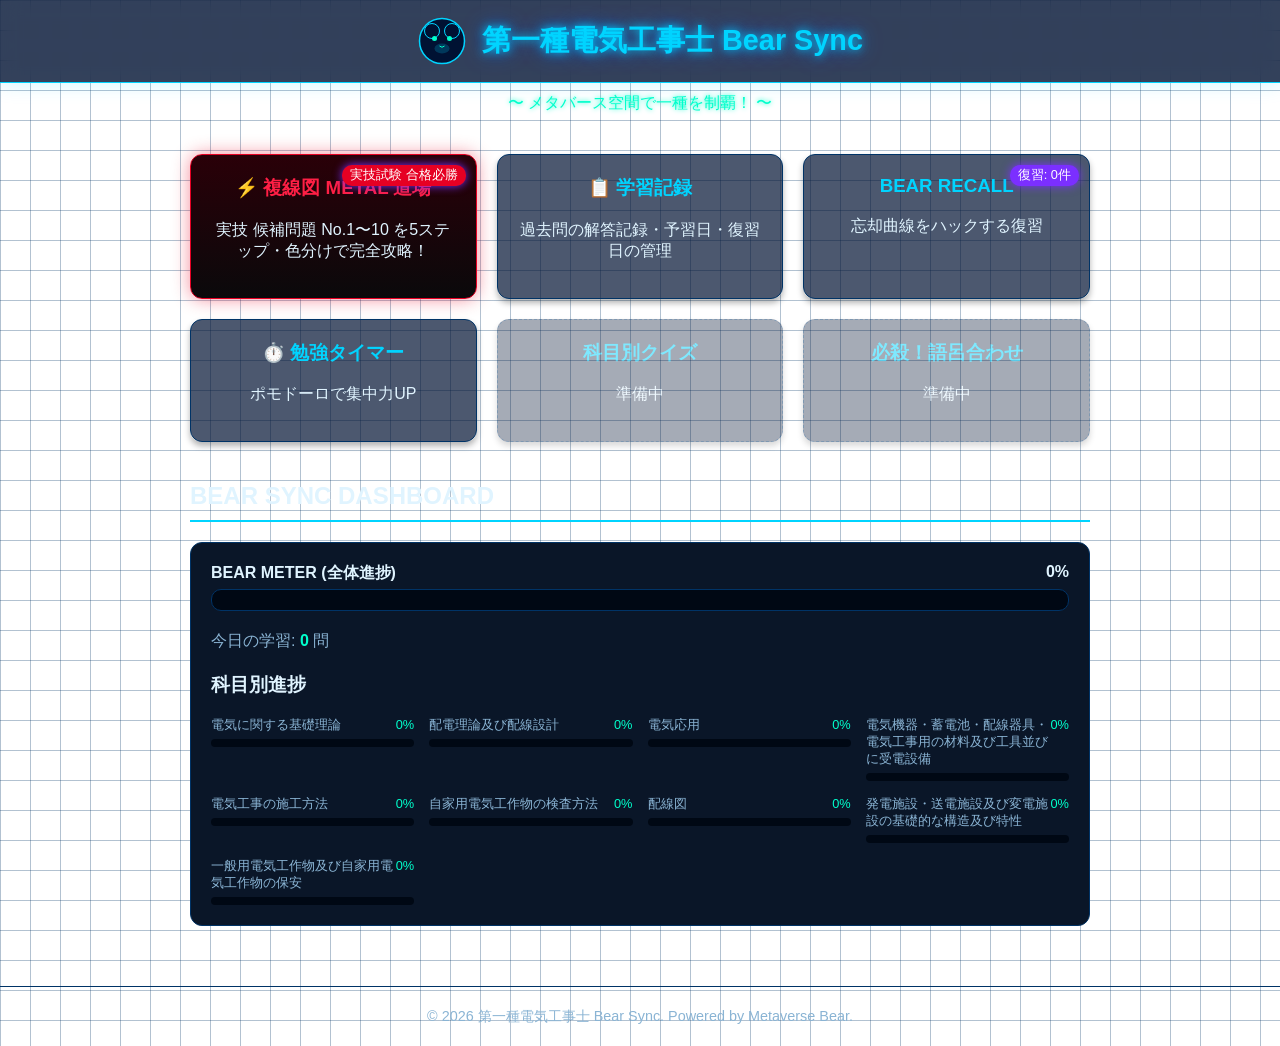
<file: index.html>
<!DOCTYPE html>
<html lang="ja">
<head>
  <meta charset="UTF-8">
  <meta name="viewport" content="width=device-width, initial-scale=1.0">
  <title>第一種電気工事士 Bear Sync</title>
  <link rel="stylesheet" href="style.css">
</head>
<body>

  <header class="header">
    <div class="bear-logo">
      <!-- クマのSVGアイコン（ブルーメタバース風） -->
      <svg viewBox="0 0 100 100" xmlns="http://www.w3.org/2000/svg">
        <circle cx="50" cy="50" r="45" fill="#001233" stroke="#00d4ff" stroke-width="3" />
        <circle cx="30" cy="30" r="15" fill="#001233" stroke="#00d4ff" stroke-width="2" />
        <circle cx="70" cy="30" r="15" fill="#001233" stroke="#00d4ff" stroke-width="2" />
        <circle cx="35" cy="45" r="5" fill="#00ffcc" />
        <circle cx="65" cy="45" r="5" fill="#00ffcc" />
        <ellipse cx="50" cy="65" rx="15" ry="10" fill="#00d4ff" opacity="0.2" />
        <path d="M 45 60 Q 50 65 55 60" stroke="#00ffcc" stroke-width="2" fill="none" />
      </svg>
    </div>
    <h1 class="site-title">第一種電気工事士 Bear Sync</h1>
  </header>

  <p class="subtitle">〜 メタバース空間で一種を制覇！ 〜</p>

  <main class="main-container">
    <div class="card-container">
      <a href="fukusen.html" class="card" style="border-color: #e60023; background: linear-gradient(180deg, #2a0008, #0a090b); box-shadow: 0 0 18px rgba(230,0,35,0.45);">
        <h3 style="color: #ff1f45;">⚡ 複線図 METAL 道場</h3>
        <p>実技 候補問題 No.1〜10 を5ステップ・色分けで完全攻略！</p>
        <span class="badge" style="background: #e60023; color: #fff;">実技試験 合格必勝</span>
      </a>
      <a href="training_log.html" class="card">
        <h3>📋 学習記録</h3>
        <p>過去問の解答記録・予習日・復習日の管理</p>
      </a>
      <a href="flashcard.html" class="card">
        <h3>BEAR RECALL</h3>
        <p>忘却曲線をハックする復習</p>
        <span class="badge" id="due-badge">復習: 0件</span>
      </a>
      <a href="study_timer.html" class="card">
        <h3>⏱️ 勉強タイマー</h3>
        <p>ポモドーロで集中力UP</p>
      </a>
      <div class="card disabled">
        <h3>科目別クイズ</h3>
        <p>準備中</p>
      </div>
      <div class="card disabled">
        <h3>必殺！語呂合わせ</h3>
        <p>準備中</p>
      </div>
    </div>

    <h2 class="section-title">BEAR SYNC DASHBOARD</h2>
    <div class="dashboard">
      
      <div class="warning-container" id="review-warning">
        ⚠️ <strong>復習待ちのカードが溜まっています！</strong><br>
        記憶が消える前に BEAR RECALL を実行してください。
      </div>

      <div class="death-meter-container">
        <div class="death-meter-label">
          <span>BEAR METER (全体進捗)</span>
          <span id="total-progress-text">0%</span>
        </div>
        <div class="death-meter-bar">
          <div class="death-meter-fill" id="total-progress-fill"></div>
        </div>
      </div>

      <p style="color: var(--text-dim); margin-bottom: 20px;">今日の学習: <span id="today-learned" style="color: var(--accent-cyan); font-weight: bold;">0</span> 問</p>

      <h3>科目別進捗</h3>
      <div class="subject-progress" id="subject-progress-container">
        <!-- JSで生成される科目バー -->
      </div>
    </div>
  </main>

  <footer class="footer">
    &copy; 2026 第一種電気工事士 Bear Sync. Powered by Metaverse Bear.
  </footer>

  <script src="script.js"></script>
</body>
</html>
</file>
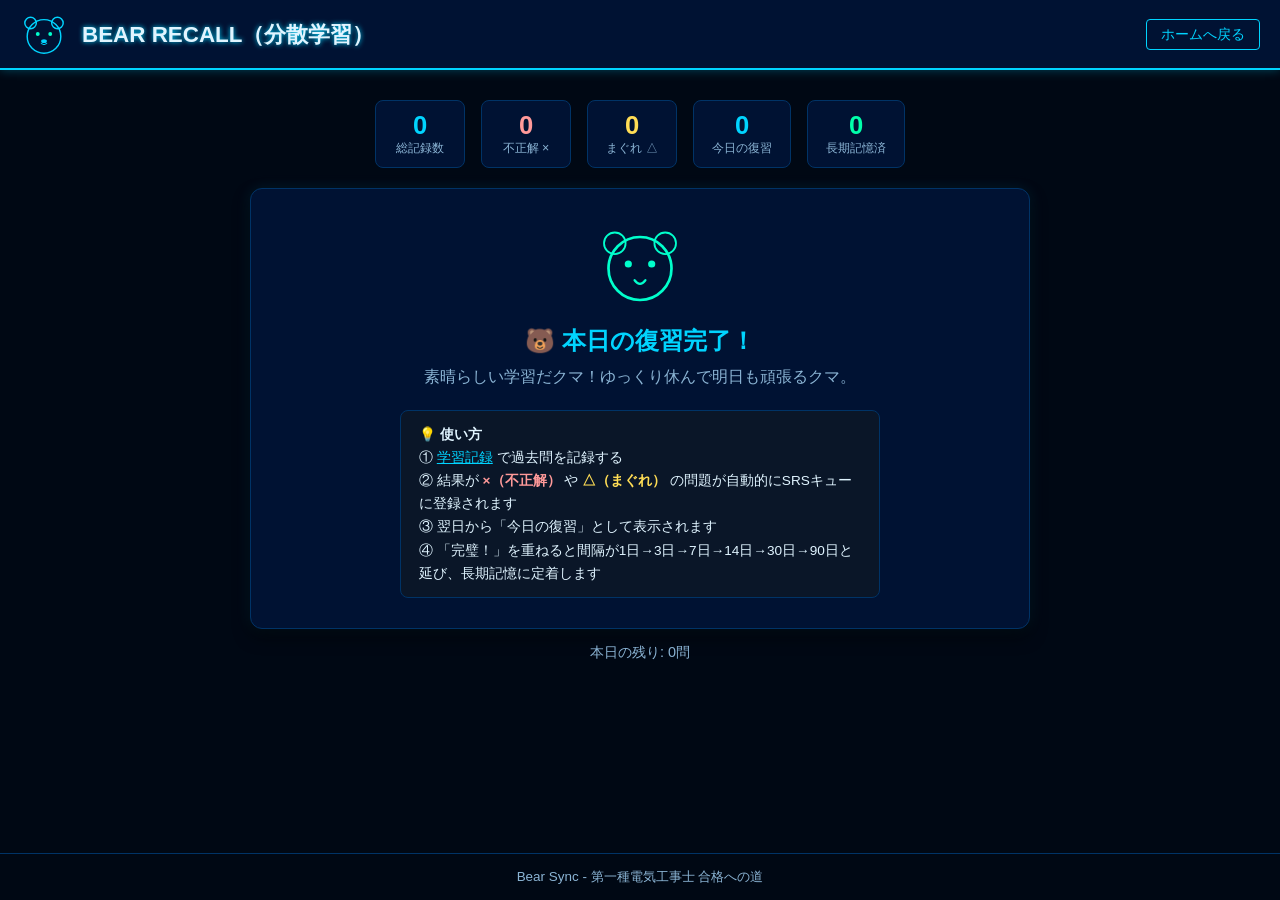
<file: flashcard.html>
<!DOCTYPE html>
<html lang="ja">
<head>
<meta charset="UTF-8">
<meta name="viewport" content="width=device-width, initial-scale=1.0">
<title>BEAR RECALL - 第一種電気工事士 Bear Sync</title>
<style>
:root{
  --pb:#00d4ff;--db:#0044cc;--bg:#000814;
  --sf:#001233;--s2:#0a1628;
  --cy:#00ffcc;--pu:#7b2fff;
  --tx:#e0f4ff;--td:#8ab4d4;--br:#003366;
}
*{box-sizing:border-box;margin:0;padding:0;}
body{background:var(--bg);color:var(--tx);font-family:"Segoe UI","Meiryo",sans-serif;display:flex;flex-direction:column;min-height:100vh;}
header{background:var(--sf);padding:10px 20px;display:flex;align-items:center;border-bottom:2px solid var(--pb);box-shadow:0 0 10px rgba(0,212,255,.3);}
.bl{width:48px;height:48px;margin-right:14px;}
header h1{font-size:1.4rem;text-shadow:0 0 5px var(--pb);}
.hlink{margin-left:auto;background:transparent;color:var(--pb);border:1px solid var(--pb);padding:5px 14px;border-radius:4px;text-decoration:none;font-size:.88rem;}
.wrap{max-width:820px;margin:30px auto;padding:0 20px;flex-grow:1;display:flex;flex-direction:column;align-items:center;width:100%;}
/* 統計バー */
.stats{display:flex;gap:16px;margin-bottom:20px;flex-wrap:wrap;justify-content:center;}
.stat-box{background:var(--sf);border:1px solid var(--br);border-radius:8px;padding:10px 18px;text-align:center;min-width:90px;}
.stat-n{font-size:1.6rem;font-weight:bold;color:var(--pb);}
.stat-l{font-size:.78rem;color:var(--td);}
/* フラッシュカード */
.fc{background:var(--sf);border:1px solid var(--br);border-radius:12px;width:100%;box-shadow:0 8px 16px rgba(0,0,0,.5),0 0 15px rgba(0,212,255,.1);}
.fc-head{background:var(--s2);padding:14px 18px;border-bottom:1px solid var(--br);border-radius:12px 12px 0 0;display:flex;justify-content:space-between;align-items:center;flex-wrap:wrap;gap:8px;}
.badge{background:var(--db);color:var(--tx);padding:4px 10px;border-radius:20px;font-size:.82rem;border:1px solid var(--pb);}
.badge.red{background:rgba(255,50,50,.2);border-color:#ff5555;color:#ff9999;}
.badge.ylw{background:rgba(255,200,0,.15);border-color:#ffcc00;color:#ffdd55;}
.badge.grn{background:rgba(0,255,150,.1);border-color:#00cc88;color:#00ffaa;}
.level-bar{display:flex;align-items:center;gap:6px;font-size:.8rem;color:var(--td);}
.lv-dot{width:10px;height:10px;border-radius:50%;background:var(--br);}
.lv-dot.on{background:var(--pb);}
.fc-body{padding:30px;display:flex;flex-direction:column;align-items:center;text-align:center;min-height:280px;justify-content:center;}
.q-info{font-size:1.2rem;margin-bottom:8px;font-weight:bold;}
.q-sub{font-size:.9rem;color:var(--td);margin-bottom:16px;}
.q-memo{background:var(--s2);border-left:4px solid var(--pb);padding:12px 16px;border-radius:6px;font-size:.95rem;color:var(--cy);text-align:left;margin-bottom:20px;width:100%;max-width:560px;}
.q-memo .m-lbl{font-size:.78rem;color:var(--td);margin-bottom:4px;}
.btn-show{background:var(--pb);color:var(--bg);border:none;padding:14px 32px;font-size:1.1rem;border-radius:8px;cursor:pointer;font-weight:bold;box-shadow:0 0 15px rgba(0,212,255,.5);}
.btn-show:hover{transform:scale(1.05);}
/* 解答エリア */
.ans-area{display:none;flex-direction:column;align-items:center;width:100%;animation:fadeIn .4s;}
@keyframes fadeIn{from{opacity:0;transform:translateY(8px)}to{opacity:1;transform:translateY(0)}}
.ans-msg{display:flex;align-items:center;gap:12px;background:rgba(0,212,255,.08);padding:10px 20px;border-radius:20px;border:1px solid var(--pb);margin-bottom:20px;font-size:.95rem;}
.ans-msg svg{width:36px;height:36px;flex-shrink:0;}
.eval-row{display:flex;gap:12px;width:100%;justify-content:center;flex-wrap:wrap;}
.ev{flex:1;max-width:160px;padding:13px;border-radius:8px;border:none;cursor:pointer;font-weight:bold;font-size:.95rem;transition:all .2s;}
.ev:hover{transform:translateY(-2px);opacity:.9;}
.ev-hard  {background:#ff4d4d;color:#fff;}
.ev-mid   {background:#ffb84d;color:#fff;}
.ev-ok    {background:#4dff88;color:var(--bg);}
.ev-super {background:var(--pu);color:#fff;}
.ev-lbl   {font-size:.72rem;opacity:.85;display:block;margin-top:3px;}
/* 空状態 */
.empty{display:flex;flex-direction:column;align-items:center;justify-content:center;text-align:center;min-height:360px;padding:30px;}
.empty h2{color:var(--pb);margin-bottom:10px;}
.empty p{color:var(--td);margin-bottom:6px;}
.empty .tip{font-size:.85rem;background:var(--s2);border:1px solid var(--br);padding:12px 18px;border-radius:8px;margin-top:16px;max-width:480px;text-align:left;line-height:1.7;}
/* 進捗 */
.prog{margin-top:14px;color:var(--td);font-size:.9rem;}
/* リスト */
.list-wrap{width:100%;margin-top:20px;}
.list-wrap h3{color:var(--pb);font-size:.95rem;margin-bottom:10px;padding-bottom:6px;border-bottom:1px solid var(--br);}
.list-item{background:var(--sf);border:1px solid var(--br);border-radius:6px;padding:10px 14px;margin-bottom:8px;display:flex;align-items:center;gap:10px;flex-wrap:wrap;font-size:.88rem;}
.list-item .li-sub{color:var(--td);font-size:.8rem;}
.li-star{cursor:pointer;font-size:1.1rem;flex-shrink:0;}
footer{text-align:center;padding:14px;color:var(--td);font-size:.84rem;border-top:1px solid var(--br);margin-top:20px;}
</style>
</head>
<body>
<header>
<svg viewBox="0 0 100 100" class="bl" xmlns="http://www.w3.org/2000/svg">
  <circle cx="50" cy="55" r="35" fill="none" stroke="var(--pb)" stroke-width="3"/>
  <circle cx="22" cy="27" r="12" fill="none" stroke="var(--pb)" stroke-width="3"/>
  <circle cx="78" cy="27" r="12" fill="none" stroke="var(--pb)" stroke-width="3"/>
  <circle cx="37" cy="50" r="4" fill="var(--cy)"/>
  <circle cx="63" cy="50" r="4" fill="var(--cy)"/>
  <ellipse cx="50" cy="65" rx="6" ry="4" fill="var(--pb)"/>
  <path d="M44 70 Q50 75 56 70" fill="none" stroke="var(--pb)" stroke-width="2" stroke-linecap="round"/>
</svg>
<h1>BEAR RECALL（分散学習）</h1>
<a href="index.html" class="hlink">ホームへ戻る</a>
</header>

<div class="wrap">
<!-- 統計 -->
<div class="stats" id="statsBar"></div>

<!-- フラッシュカード -->
<div class="fc" id="FC"></div>

<div class="prog" id="prog">本日の残り: 0問</div>

<!-- 学習待ちリスト（SRS未設定の×・△） -->
<div class="list-wrap" id="pendList" style="display:none;">
  <h3>⚠ SRS登録待ち（×・△の未設定問題）— クリックで今日のキューに追加</h3>
  <div id="pendItems"></div>
</div>
</div>

<footer>Bear Sync - 第一種電気工事士 合格への道</footer>

<script>
/* ============================================================
   定数・SRS設定
============================================================ */
var LOG_KEY = 'denkoji1_training_log';

/* SRSインターバル（日数）: level 0→1→2→3→4→5→卒業 */
/* 難しい: level 0リセット, 普通: level維持, できた: level+1, 完璧: level+2 */
var SRS_DAYS = [1, 3, 7, 14, 30, 90]; /* 各レベルの次回日数 */

var MSGS = [
  '君ならできる！クマ！',
  '電気の流れを感じるクマ！',
  '間違えは成長の証だクマ！',
  '着実に進んでいるクマ！',
  'その調子だクマ！',
  '一歩ずつ確実にクマ！',
  '継続は力なりクマ！'
];

/* ============================================================
   LocalStorage
============================================================ */
function load(){
  try{ return JSON.parse(localStorage.getItem(LOG_KEY)||'[]'); }
  catch(e){ return []; }
}
function store(d){ localStorage.setItem(LOG_KEY, JSON.stringify(d)); }

/* ============================================================
   日付ユーティリティ
============================================================ */
function today(){ return new Date().toISOString().split('T')[0]; }

function addDays(n){
  var d = new Date();
  d.setDate(d.getDate() + n);
  return d.toISOString().split('T')[0];
}

/* ============================================================
   SRS: 新規追加（×・△の問題を自動キューイング）
   nextReviewDate が null の ×・△ を翌日に設定する
============================================================ */
function autoQueueNgCards(){
  var data  = load();
  var dirty = false;
  data.forEach(function(log){
    /* × または △ で nextReviewDate が未設定のものを翌日にセット */
    if((log.result === '×' || log.result === '△') && !log.nextReviewDate){
      log.nextReviewDate = addDays(1); /* 翌日復習 */
      log.intervalLevel  = log.intervalLevel || 0;
      dirty = true;
    }
  });
  if(dirty) store(data);
}

/* ============================================================
   今日のSRSキューを取得
============================================================ */
function loadDueCards(){
  var data = load();
  var td   = today();
  return data.filter(function(log){
    if(!log.nextReviewDate) return false;
    return log.nextReviewDate <= td; /* 今日以前が期限の問題 */
  });
}

/* ============================================================
   統計バーを描画
============================================================ */
function drawStats(){
  var data    = load();
  var td      = today();
  var total   = data.length;
  var ng      = data.filter(function(l){ return l.result === '×'; }).length;
  var mgr     = data.filter(function(l){ return l.result === '△'; }).length;
  var due     = data.filter(function(l){ return l.nextReviewDate && l.nextReviewDate <= td; }).length;
  var grad    = data.filter(function(l){ return l.intervalLevel >= SRS_DAYS.length; }).length;

  var bar = document.getElementById('statsBar');
  bar.innerHTML =
    mkStat(total, '総記録数') +
    mkStat(ng,    '不正解 ×','red') +
    mkStat(mgr,   'まぐれ △','ylw') +
    mkStat(due,   '今日の復習','') +
    mkStat(grad,  '長期記憶済','grn');
}

function mkStat(n, lbl, cls){
  return '<div class="stat-box"><div class="stat-n'+(cls?' '+cls:'')+'" style="'+(cls==='red'?'color:#ff9999':cls==='ylw'?'color:#ffdd55':cls==='grn'?'color:#00ffaa':'')+'">'+n+'</div><div class="stat-l">'+lbl+'</div></div>';
}

/* ============================================================
   「SRS登録待ち」リストを描画
============================================================ */
function drawPendList(){
  var data = load();
  var pend = data.filter(function(l){
    return (l.result === '×' || l.result === '△') && !l.nextReviewDate;
  });
  var wrap  = document.getElementById('pendList');
  var items = document.getElementById('pendItems');
  if(pend.length === 0){ wrap.style.display = 'none'; return; }
  wrap.style.display = 'block';
  items.innerHTML = '';
  pend.forEach(function(log){
    var div = document.createElement('div');
    div.className = 'list-item';
    var rc = log.result === '×' ? '#ff9999' : '#ffdd55';
    div.innerHTML =
      '<span style="color:'+rc+';font-weight:bold;font-size:1rem;">'+log.result+'</span>'
      +'<div style="flex:1;">'
        +'<div>'+log.subject.slice(0,20)+(log.subject.length>20?'…':'')+'</div>'
        +'<div class="li-sub">'+log.year+' '+log.period+' '+log.qNum+' / 記録日:'+log.recordDate+'</div>'
        +(log.memo?'<div class="li-sub" style="color:var(--cy);">メモ:'+log.memo.slice(0,30)+'</div>':'')
      +'</div>'
      +'<button class="btn-show" style="padding:6px 14px;font-size:.82rem;" data-id="'+log.id+'">今日追加</button>';
    items.appendChild(div);
    div.querySelector('button').addEventListener('click', function(){
      var id2  = this.dataset.id;
      var data2 = load();
      var idx  = data2.findIndex(function(l){ return l.id === id2; });
      if(idx !== -1){
        data2[idx].nextReviewDate = today(); /* 今日復習 */
        data2[idx].intervalLevel  = 0;
        store(data2);
        init(); /* 再初期化 */
      }
    });
  });
}

/* ============================================================
   カード描画
============================================================ */
var dueCards = [];
var cardIdx  = 0;

function renderCard(){
  var fc   = document.getElementById('FC');
  var prog = document.getElementById('prog');

  if(cardIdx >= dueCards.length){
    /* 完了 */
    fc.innerHTML =
      '<div class="empty">'
      +'<svg viewBox="0 0 100 100" style="width:90px;height:90px;margin-bottom:16px;">'
        +'<circle cx="50" cy="55" r="35" fill="none" stroke="var(--cy)" stroke-width="3"/>'
        +'<circle cx="22" cy="27" r="12" fill="none" stroke="var(--cy)" stroke-width="2"/>'
        +'<circle cx="78" cy="27" r="12" fill="none" stroke="var(--cy)" stroke-width="2"/>'
        +'<circle cx="37" cy="50" r="4" fill="var(--cy)"/>'
        +'<circle cx="63" cy="50" r="4" fill="var(--cy)"/>'
        +'<path d="M44 68 Q50 76 56 68" fill="none" stroke="var(--cy)" stroke-width="2.5" stroke-linecap="round"/>'
      +'</svg>'
      +'<h2>🐻 本日の復習完了！</h2>'
      +'<p>素晴らしい学習だクマ！ゆっくり休んで明日も頑張るクマ。</p>'
      +(dueCards.length > 0
        ? '<p style="color:var(--cy);margin-top:8px;">本日 '+dueCards.length+' 問 復習しました！</p>'
        : '<div class="tip">💡 <strong>使い方</strong><br>'
          +'① <a href="training_log.html" style="color:var(--pb);">学習記録</a> で過去問を記録する<br>'
          +'② 結果が <strong style="color:#ff9999;">×（不正解）</strong> や <strong style="color:#ffdd55;">△（まぐれ）</strong> の問題が自動的にSRSキューに登録されます<br>'
          +'③ 翌日から「今日の復習」として表示されます<br>'
          +'④ 「完璧！」を重ねると間隔が1日→3日→7日→14日→30日→90日と延び、長期記憶に定着します</div>'
      )
      +'</div>';
    prog.textContent = '本日の残り: 0問';
    return;
  }

  var card = dueCards[cardIdx];
  var rem  = dueCards.length - cardIdx;
  prog.textContent = '本日の残り: ' + rem + '問';

  /* インターバルレベル表示 */
  var lv    = card.intervalLevel || 0;
  var lvMax = SRS_DAYS.length;
  var dots  = '';
  for(var i = 0; i < lvMax; i++){
    dots += '<div class="lv-dot'+(i < lv ? ' on' : '')+'"></div>';
  }

  /* 結果バッジ */
  var resCls = card.result==='×' ? 'red' : card.result==='△' ? 'ylw' : 'grn';
  var resLbl = card.result==='×' ? '×不正解' : card.result==='△' ? '△まぐれ' : '○正解';

  /* メッセージ */
  var msg = MSGS[Math.floor(Math.random() * MSGS.length)];

  /* 次のインターバル表示 */
  var nextLvLabel = lv < lvMax ? SRS_DAYS[lv]+'日後' : '卒業！';

  var sn = card.subject.length > 20 ? card.subject.slice(0,20)+'…' : card.subject;

  fc.innerHTML =
    '<div class="fc-head">'
      +'<span class="badge">'+sn+'</span>'
      +'<span style="font-size:.85rem;color:var(--td);">'+card.year+' '+(card.period!=='-'?card.period:'')+' '+card.qNum+'</span>'
      +'<span class="badge '+resCls+'">前回:'+resLbl+'</span>'
      +'<div class="level-bar">LV '+dots+'</div>'
    +'</div>'
    +'<div class="fc-body">'
      +'<div class="q-info">この問題の内容を思い出してください</div>'
      +'<div class="q-sub">'+card.year+' '+(card.period!=='-'?card.period:'')+' '+card.qNum+'（'+card.subject+'）</div>'
      +(card.memo
        ? '<div class="q-memo"><div class="m-lbl">前回のメモ・ポイント</div>'+escH(card.memo)+'</div>'
        : '<div class="q-memo"><div class="m-lbl">メモ</div><span style="color:var(--td);">メモなし</span></div>'
      )
      +'<button class="btn-show" id="btnSh">頭で解いてから解答を表示</button>'
      +'<div class="ans-area" id="ansA">'
        +'<div class="ans-msg">'
          +'<svg viewBox="0 0 100 100">'
            +'<circle cx="50" cy="50" r="45" fill="none" stroke="var(--pb)" stroke-width="2"/>'
            +'<circle cx="35" cy="40" r="4" fill="var(--cy)"/>'
            +'<circle cx="65" cy="40" r="4" fill="var(--cy)"/>'
            +'<path d="M40 65 Q50 75 60 65" fill="none" stroke="var(--pb)" stroke-width="2"/>'
          +'</svg>'
          +'<span>'+msg+'</span>'
        +'</div>'
        +'<div style="font-size:.9rem;color:var(--td);margin-bottom:16px;">実際の過去問テキストや解説と照らし合わせて自己評価してください</div>'
        +'<div class="eval-row">'
          +'<button class="ev ev-hard"  data-ev="hard"  data-id="'+card.id+'">難しい<span class="ev-lbl">明日 (1日後)</span></button>'
          +'<button class="ev ev-mid"   data-ev="mid"   data-id="'+card.id+'">普通<span class="ev-lbl">'+nextLvLabel+'</span></button>'
          +'<button class="ev ev-ok"    data-ev="ok"    data-id="'+card.id+'">できた！<span class="ev-lbl">次のLVへ</span></button>'
          +'<button class="ev ev-super" data-ev="super" data-id="'+card.id+'">完璧！<span class="ev-lbl">2段飛ばし</span></button>'
        +'</div>'
      +'</div>'
    +'</div>';

  /* 解答表示ボタン */
  document.getElementById('btnSh').addEventListener('click', function(){
    this.style.display = 'none';
    document.getElementById('ansA').style.display = 'flex';
  });

  /* 評価ボタン */
  fc.querySelectorAll('.ev').forEach(function(btn){
    btn.addEventListener('click', function(){
      evaluate(this.dataset.id, this.dataset.ev);
    });
  });
}

function escH(s){
  return s.replace(/&/g,'&amp;').replace(/</g,'&lt;').replace(/>/g,'&gt;');
}

/* ============================================================
   評価処理（SRS更新）
============================================================ */
function evaluate(id, ev){
  var data = load();
  var idx  = data.findIndex(function(l){ return l.id === id; });
  if(idx === -1){ cardIdx++; renderCard(); return; }

  var log = data[idx];
  var lv  = log.intervalLevel || 0;

  if(ev === 'hard'){
    /* 難しい: レベルリセット→翌日 */
    log.intervalLevel  = 0;
    log.nextReviewDate = addDays(1);
    log.result         = '×'; /* 再記録 */
  } else if(ev === 'mid'){
    /* 普通: レベル維持 */
    var days = SRS_DAYS[Math.max(0, lv)];
    log.nextReviewDate = addDays(days);
  } else if(ev === 'ok'){
    /* できた: レベル+1 */
    lv++;
    log.intervalLevel = lv;
    if(lv >= SRS_DAYS.length){
      log.nextReviewDate = null; /* 卒業（長期記憶定着！） */
      log.result = '○';
    } else {
      log.nextReviewDate = addDays(SRS_DAYS[lv]);
    }
  } else if(ev === 'super'){
    /* 完璧: レベル+2 */
    lv = Math.min(lv + 2, SRS_DAYS.length);
    log.intervalLevel = lv;
    if(lv >= SRS_DAYS.length){
      log.nextReviewDate = null; /* 卒業 */
      log.result = '○';
    } else {
      log.nextReviewDate = addDays(SRS_DAYS[lv]);
    }
  }

  store(data);
  cardIdx++;
  renderCard();
  drawStats();
}

/* ============================================================
   初期化
============================================================ */
function init(){
  autoQueueNgCards(); /* ×・△ を自動SRS登録 */
  dueCards = loadDueCards();
  cardIdx  = 0;
  drawStats();
  renderCard();
  drawPendList();
}

init();
</script>
</body>
</html>
</file>
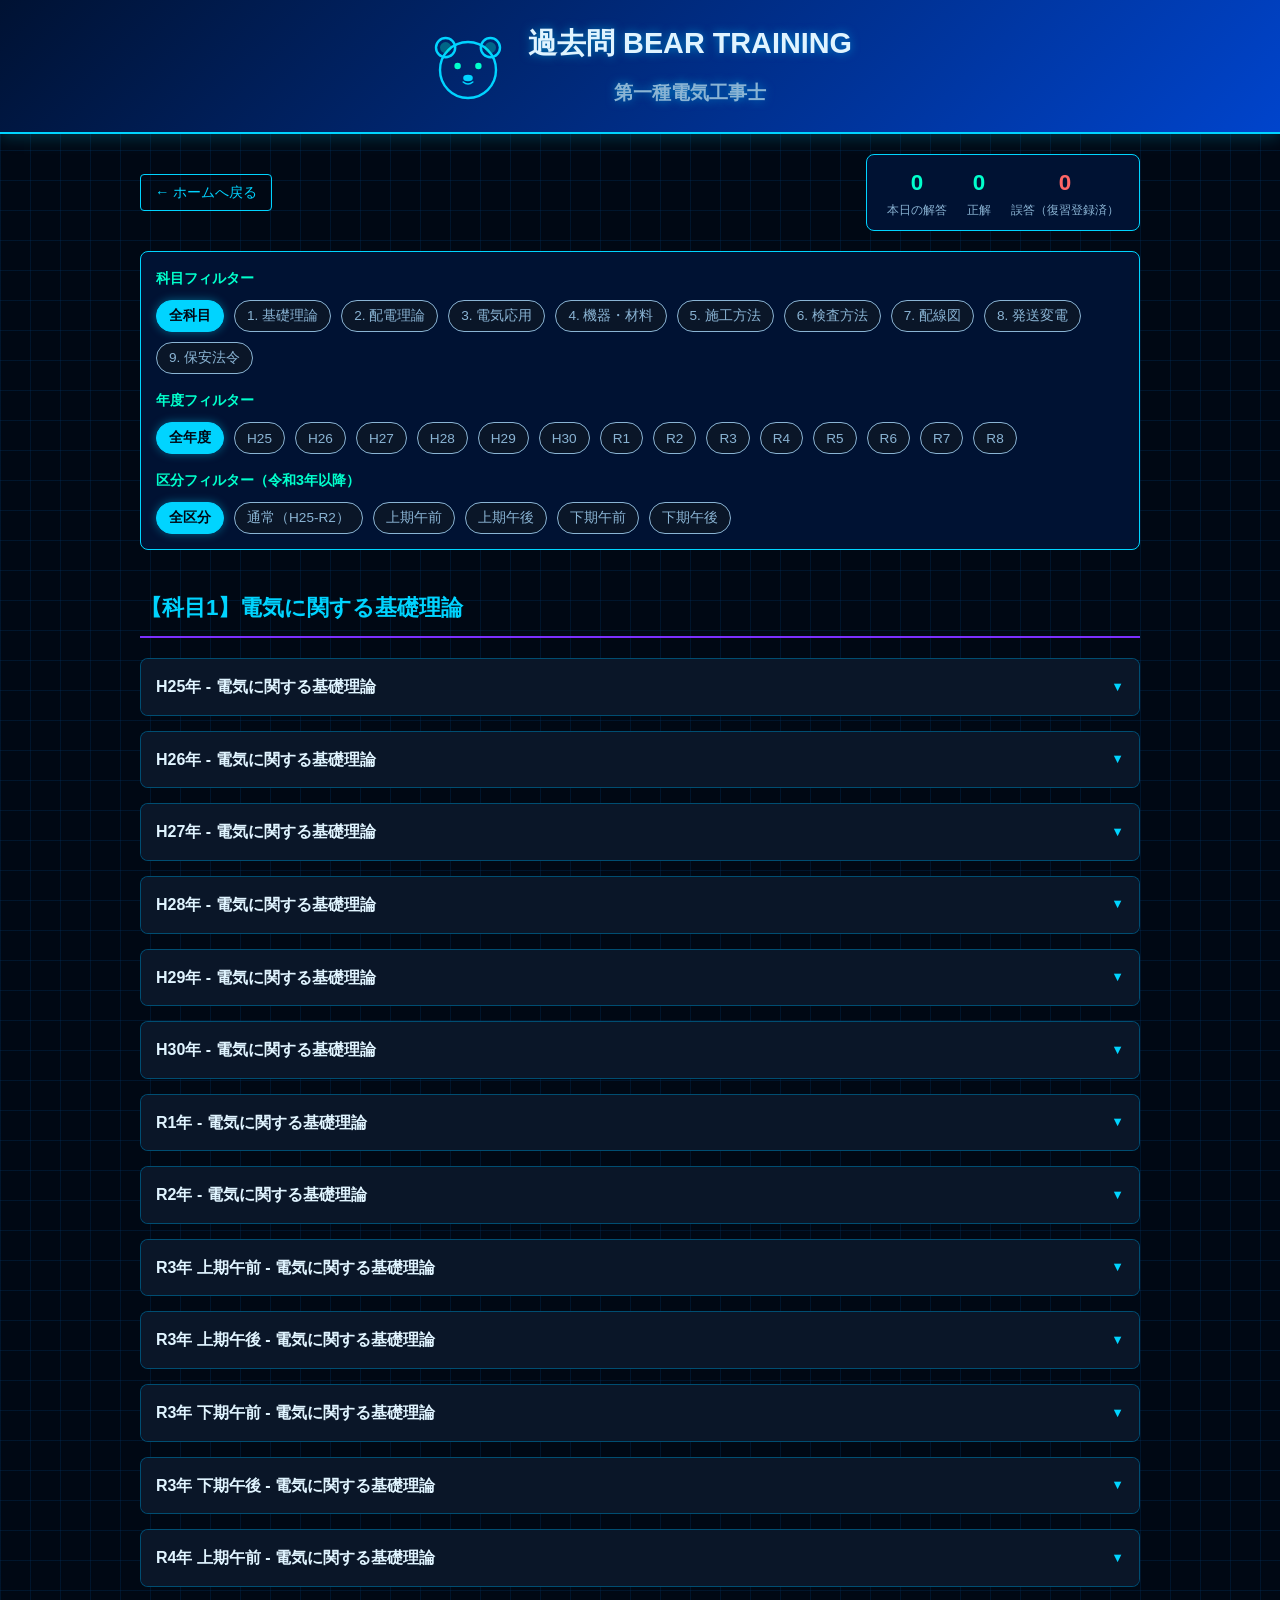
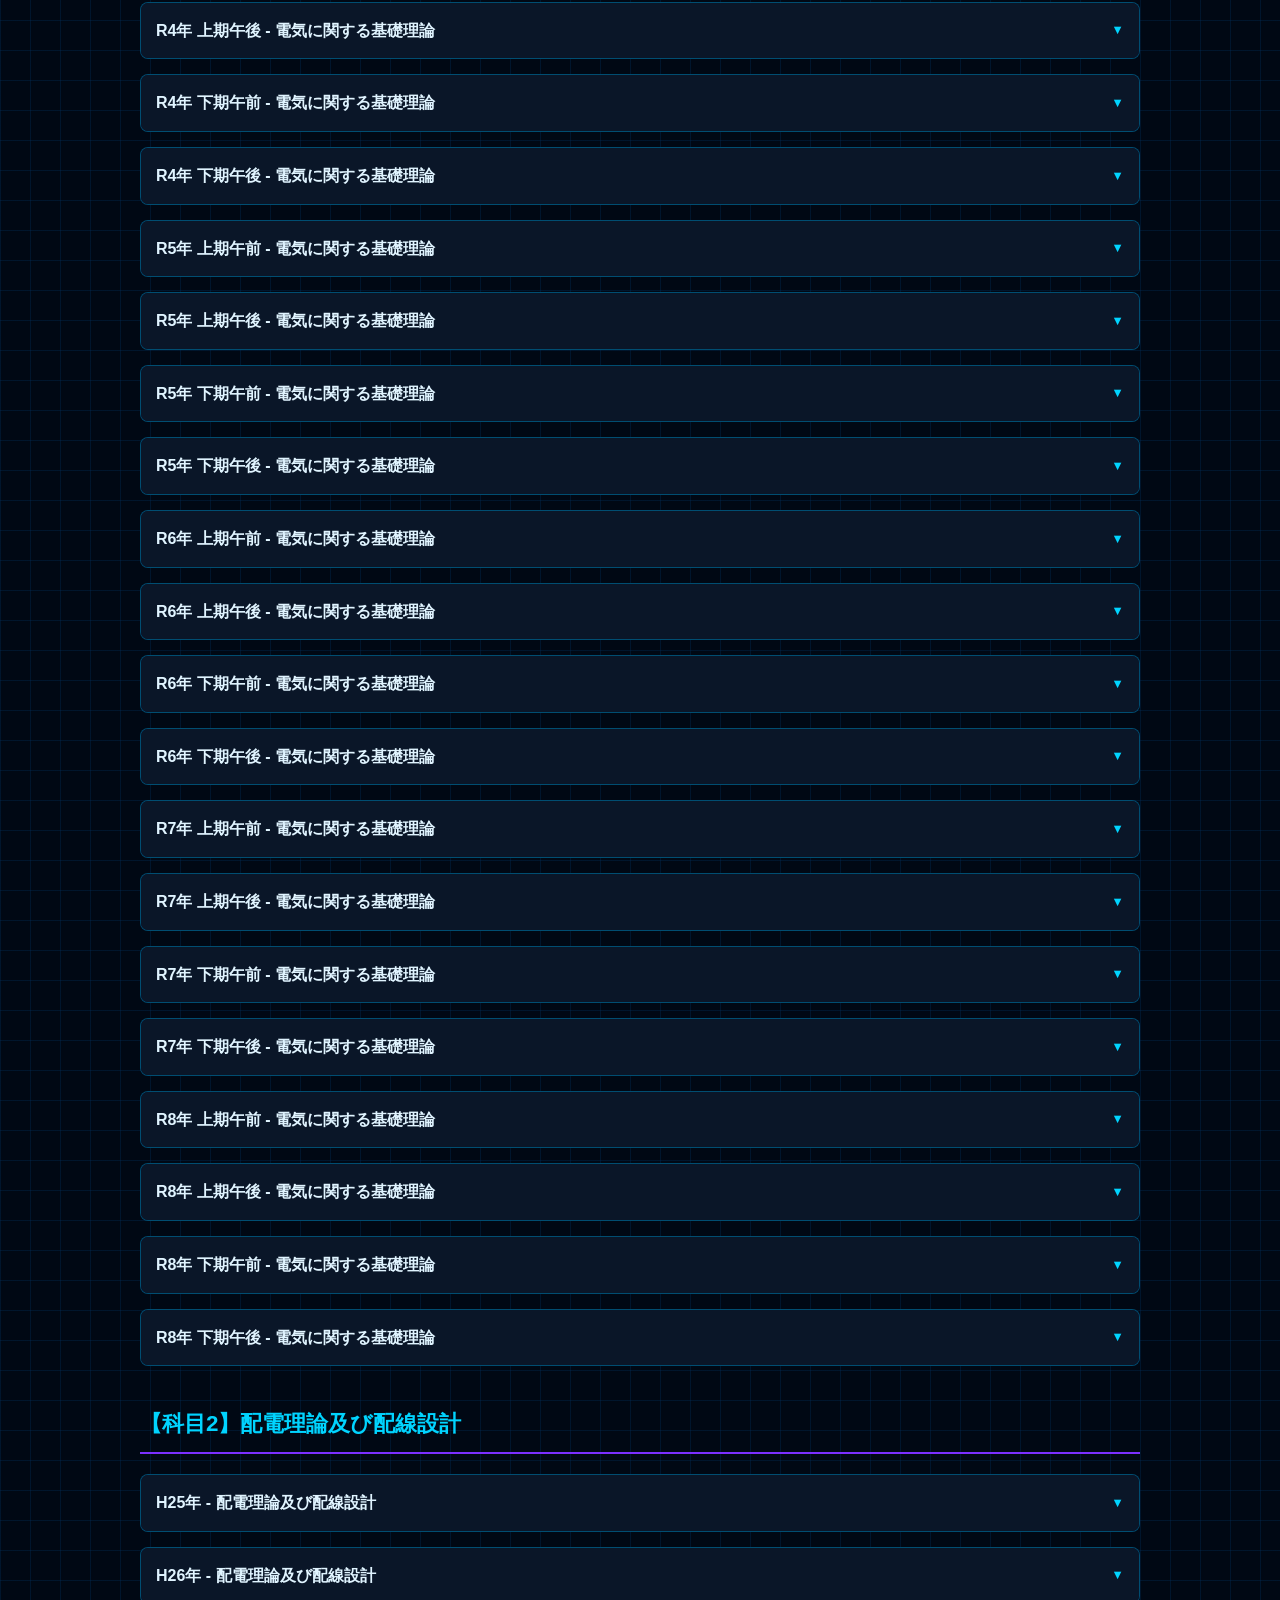
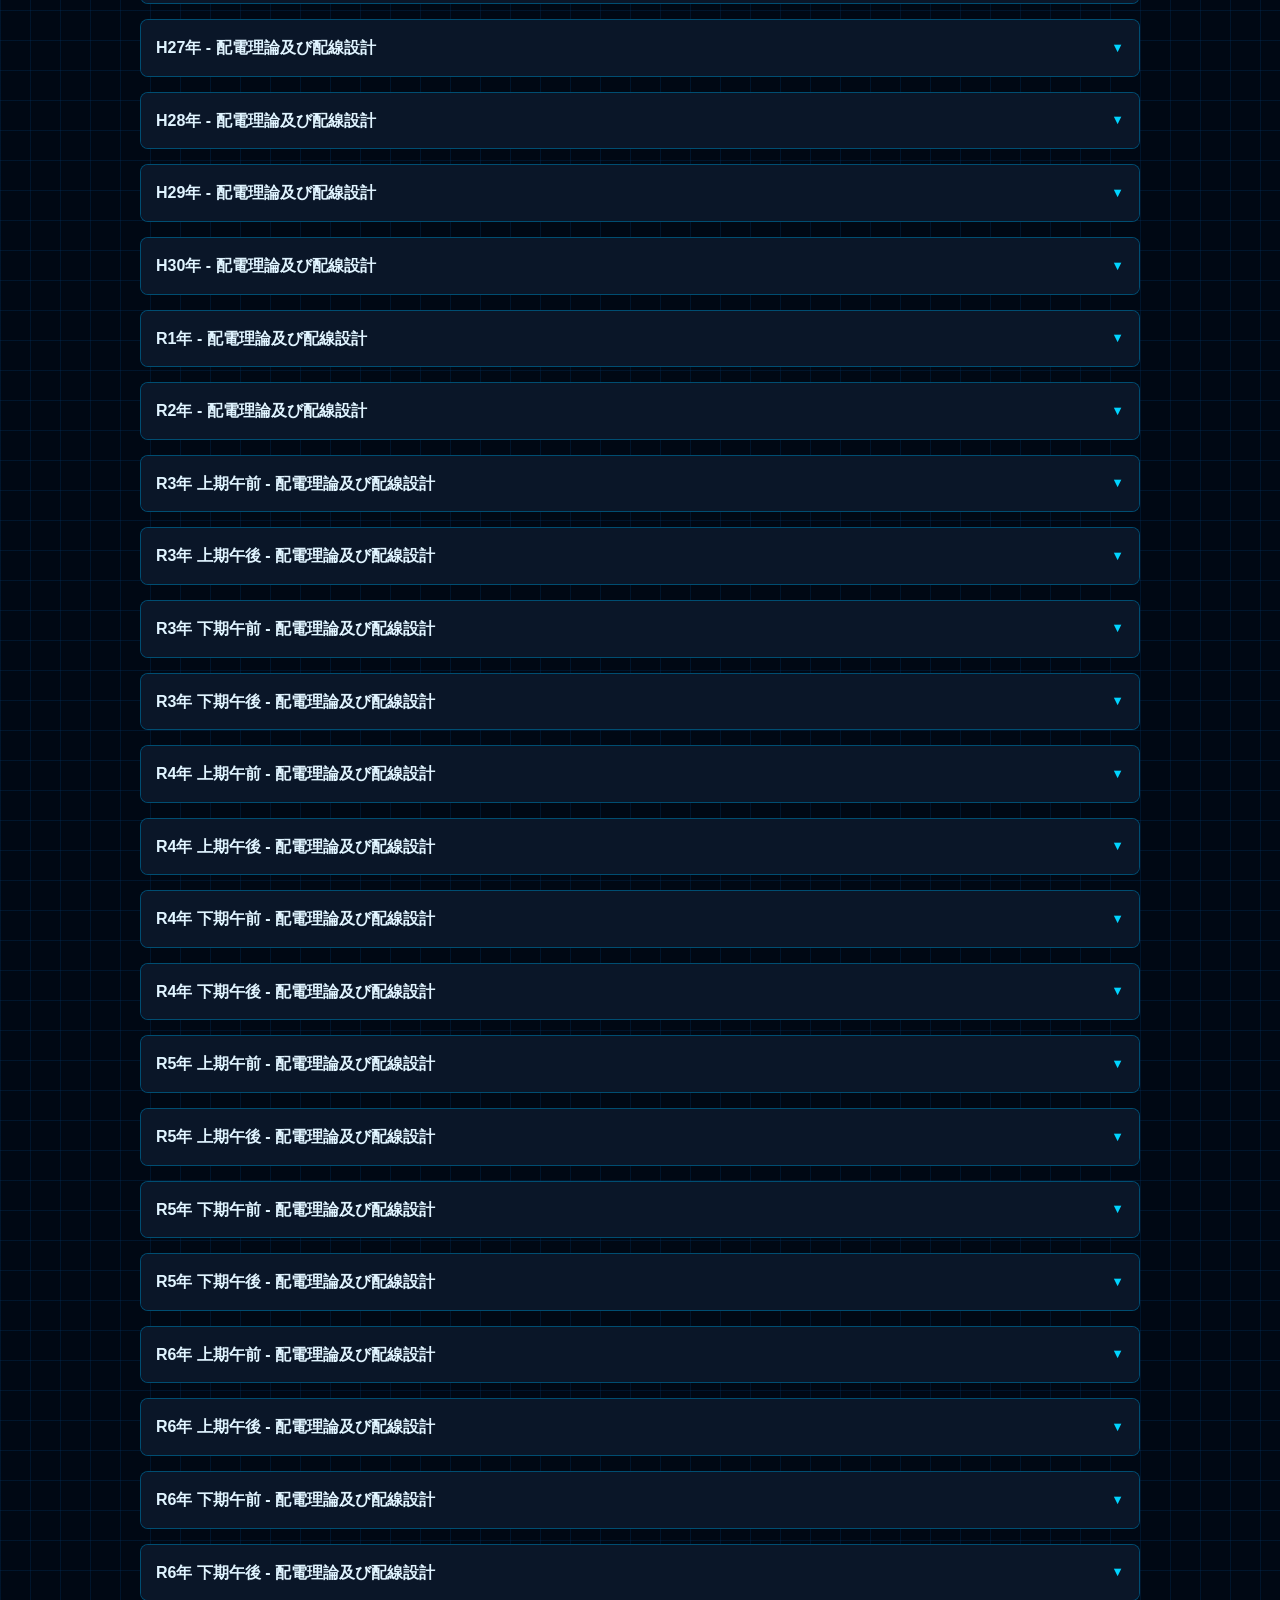
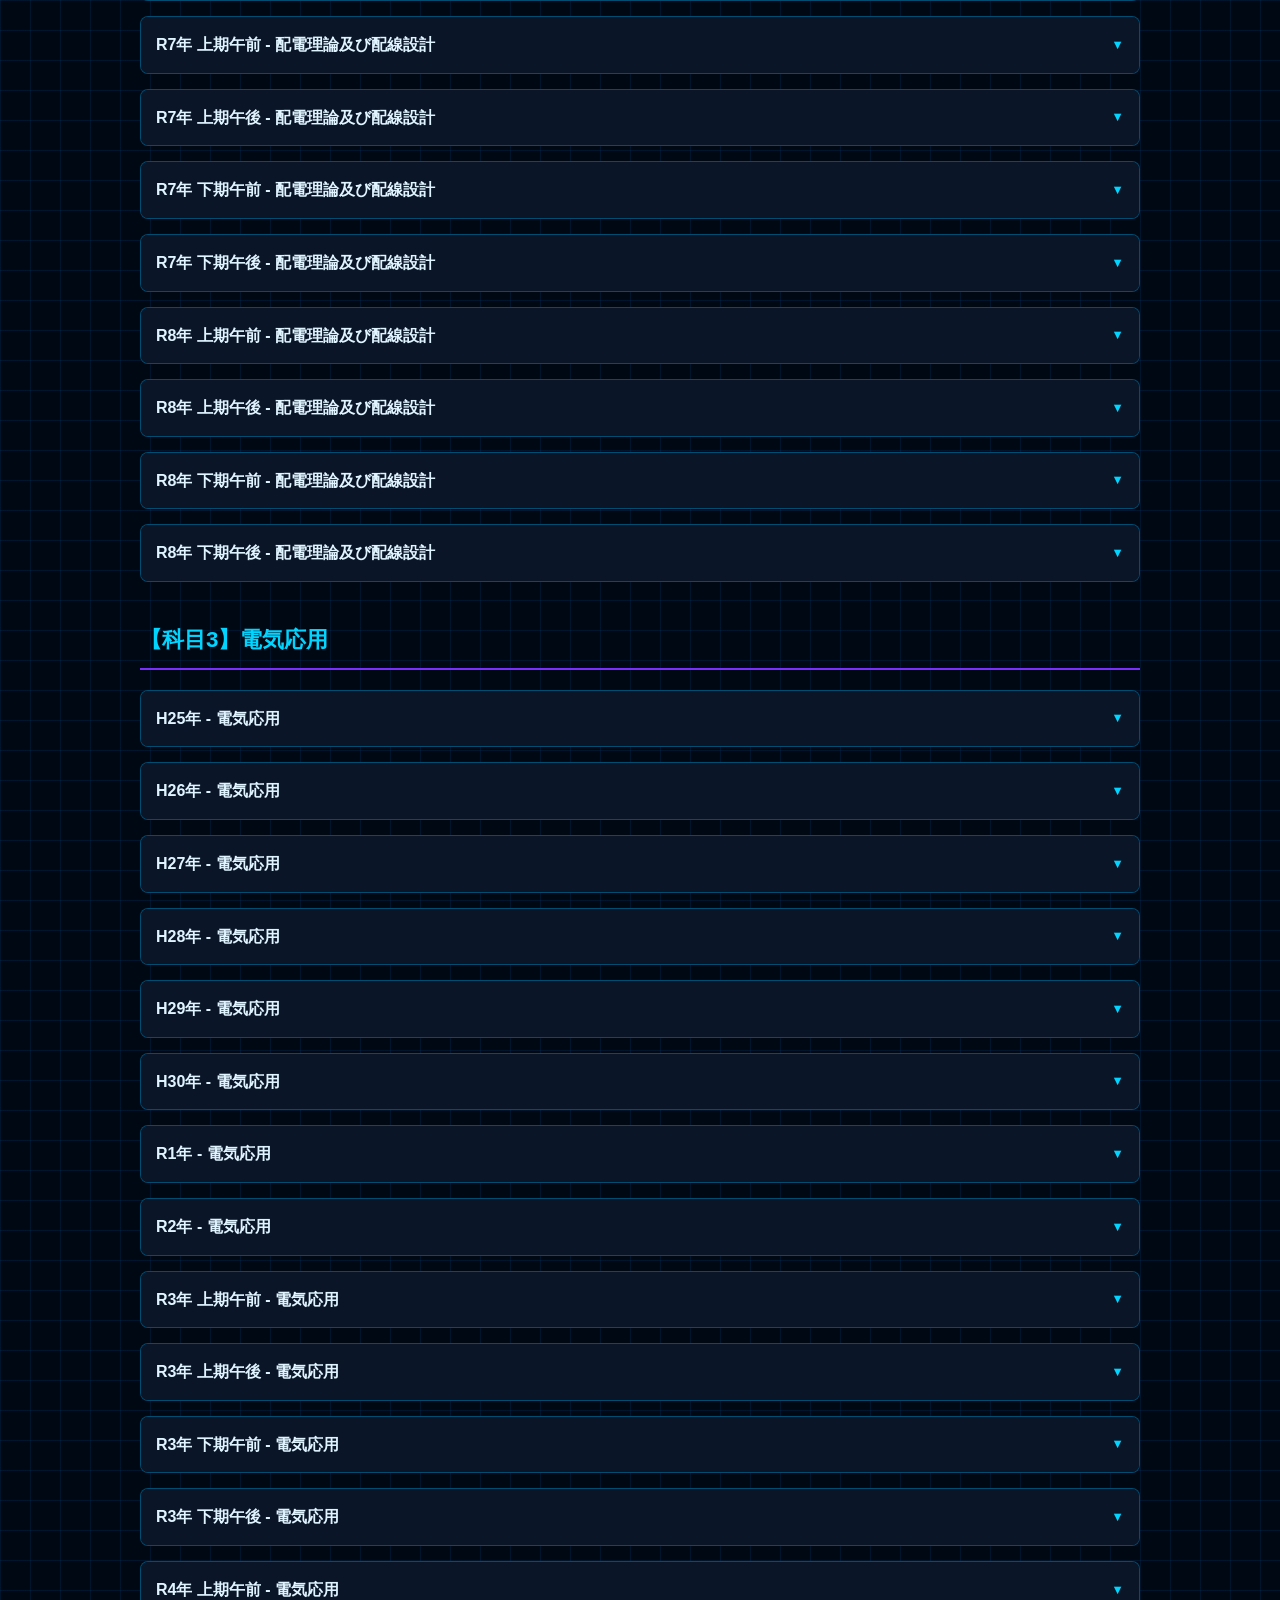
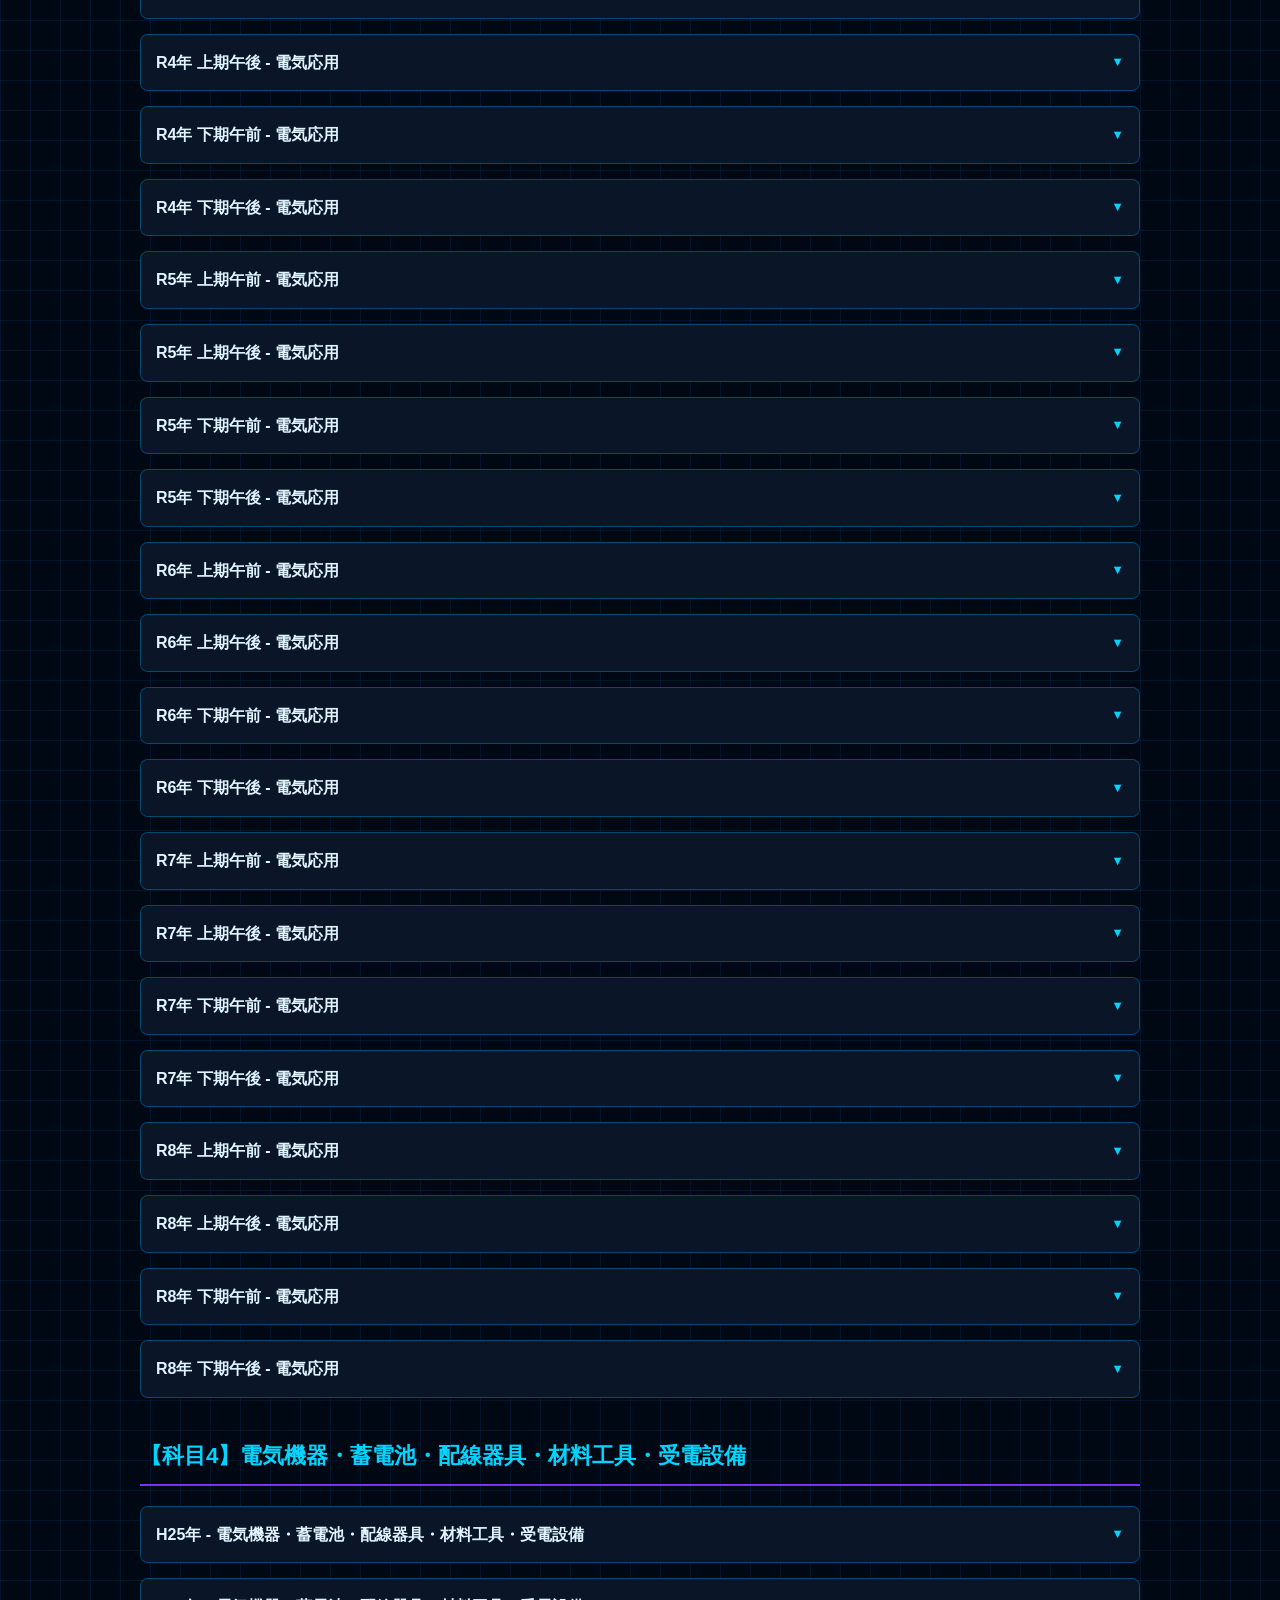
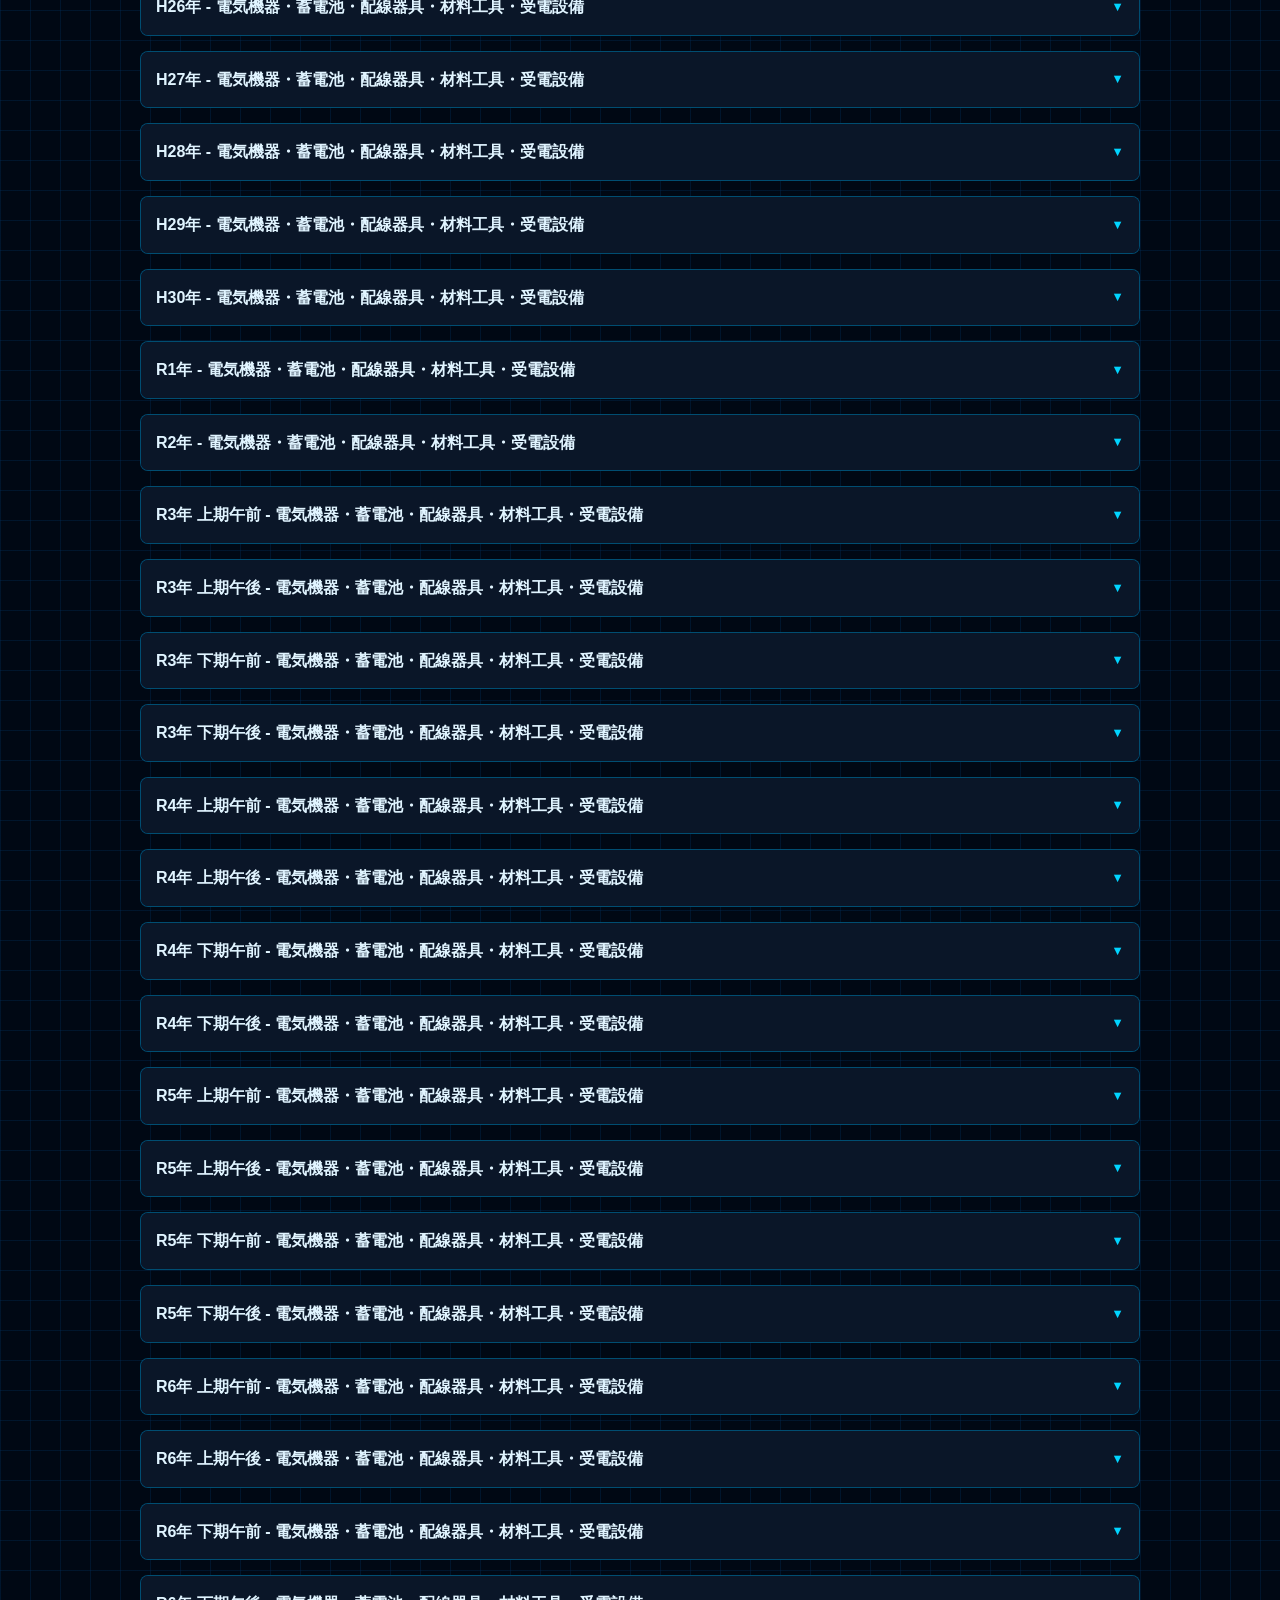
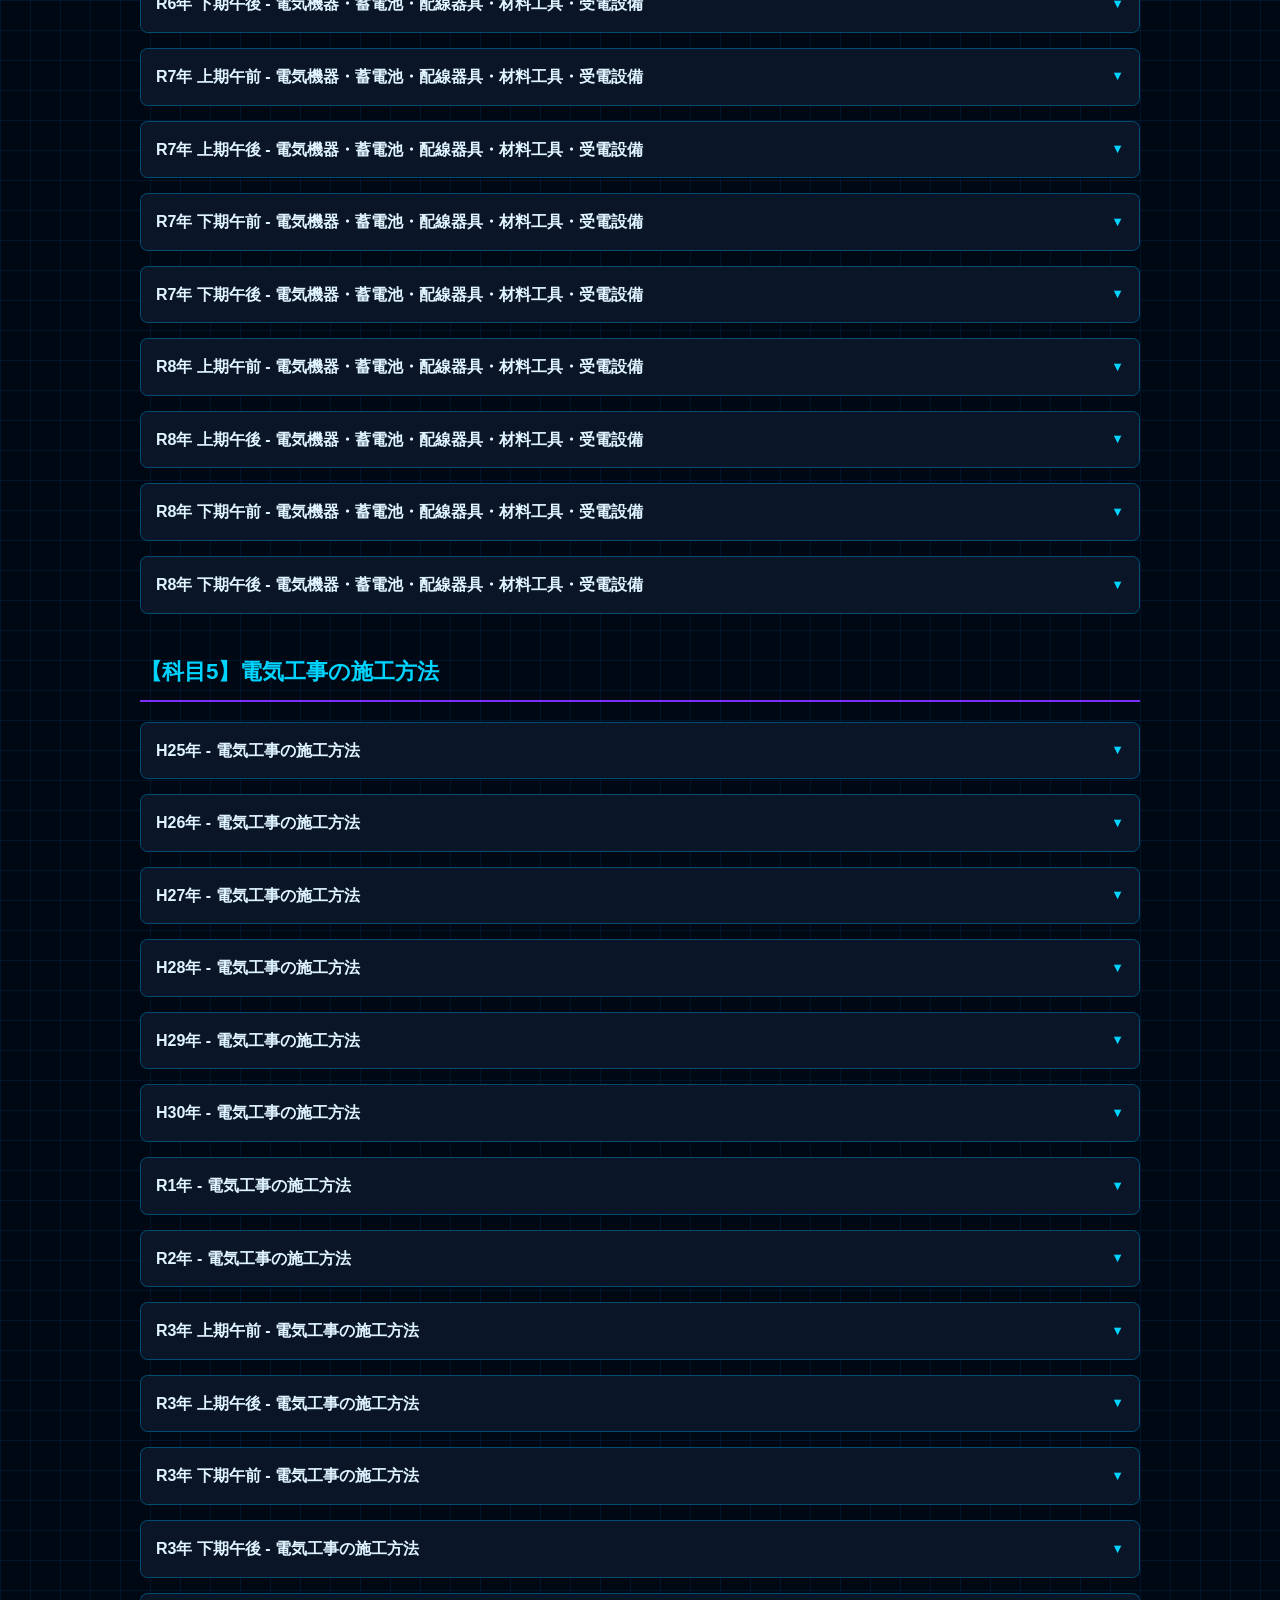
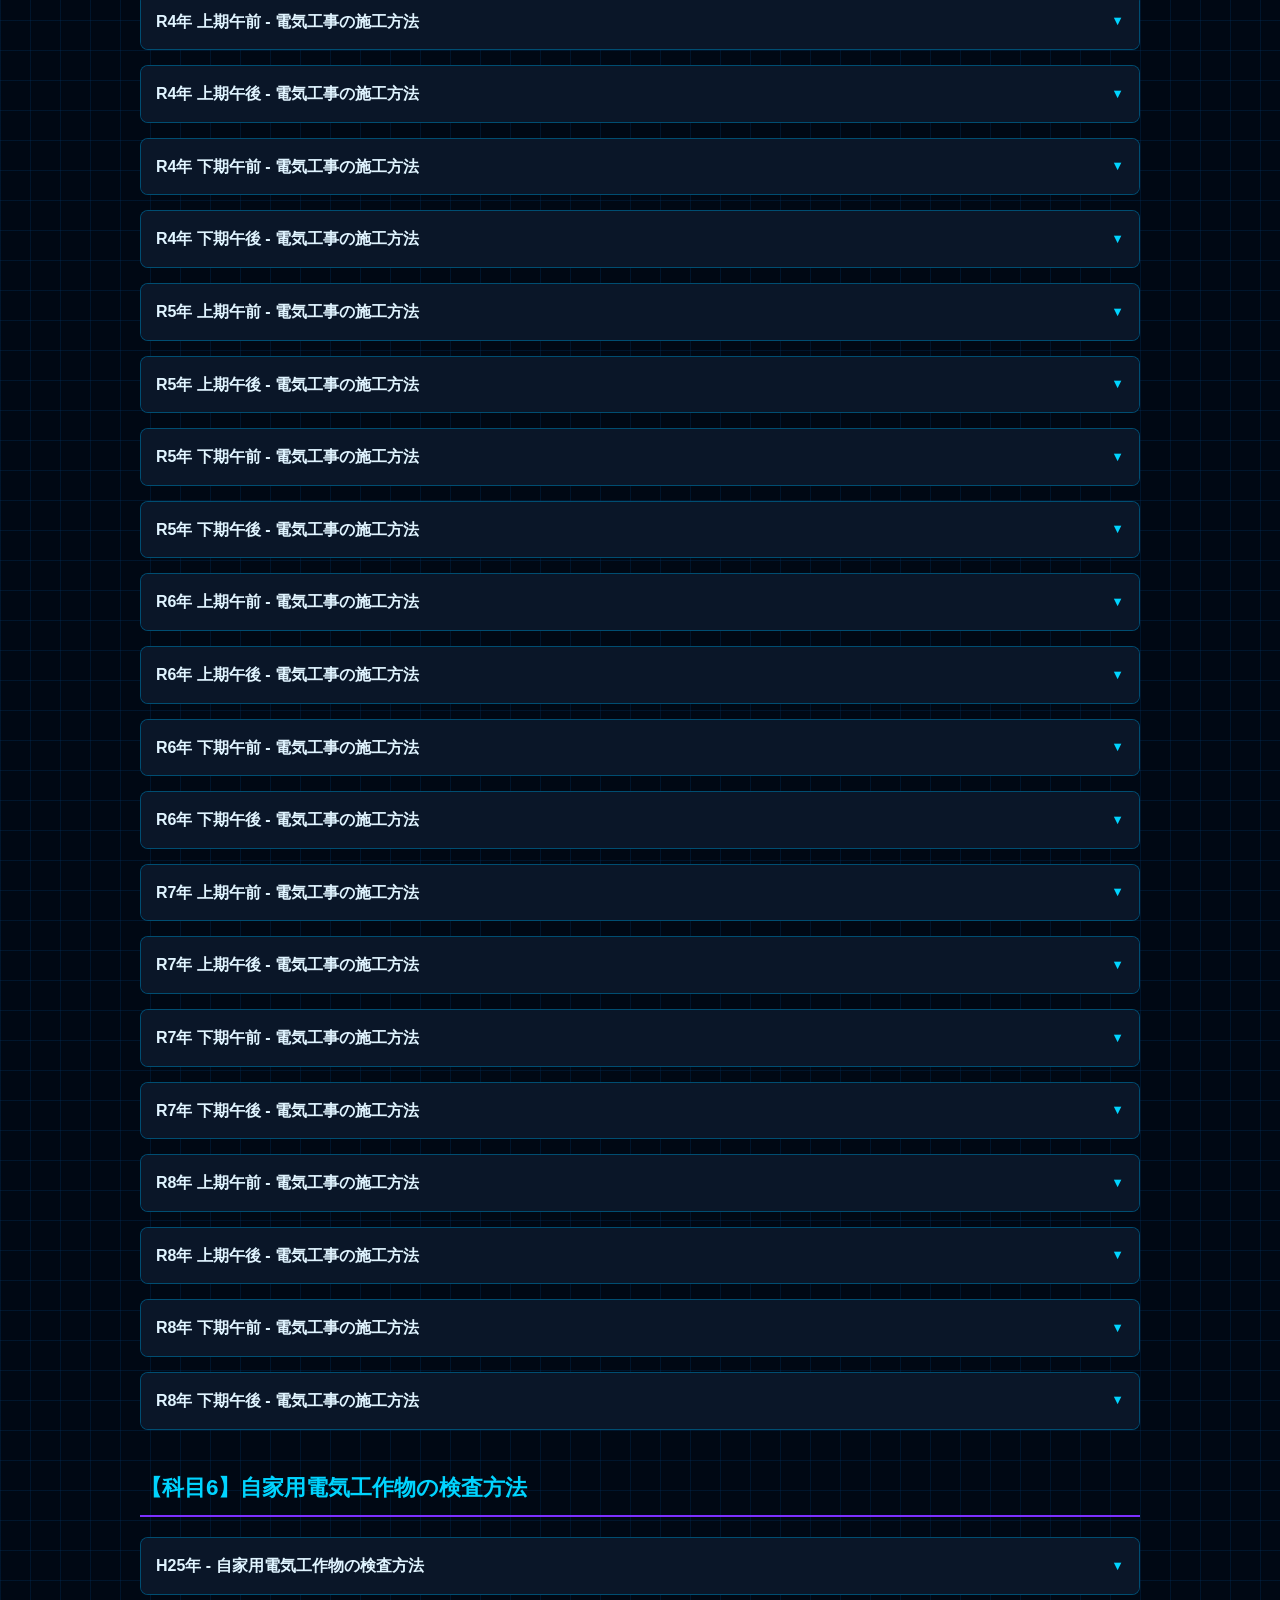
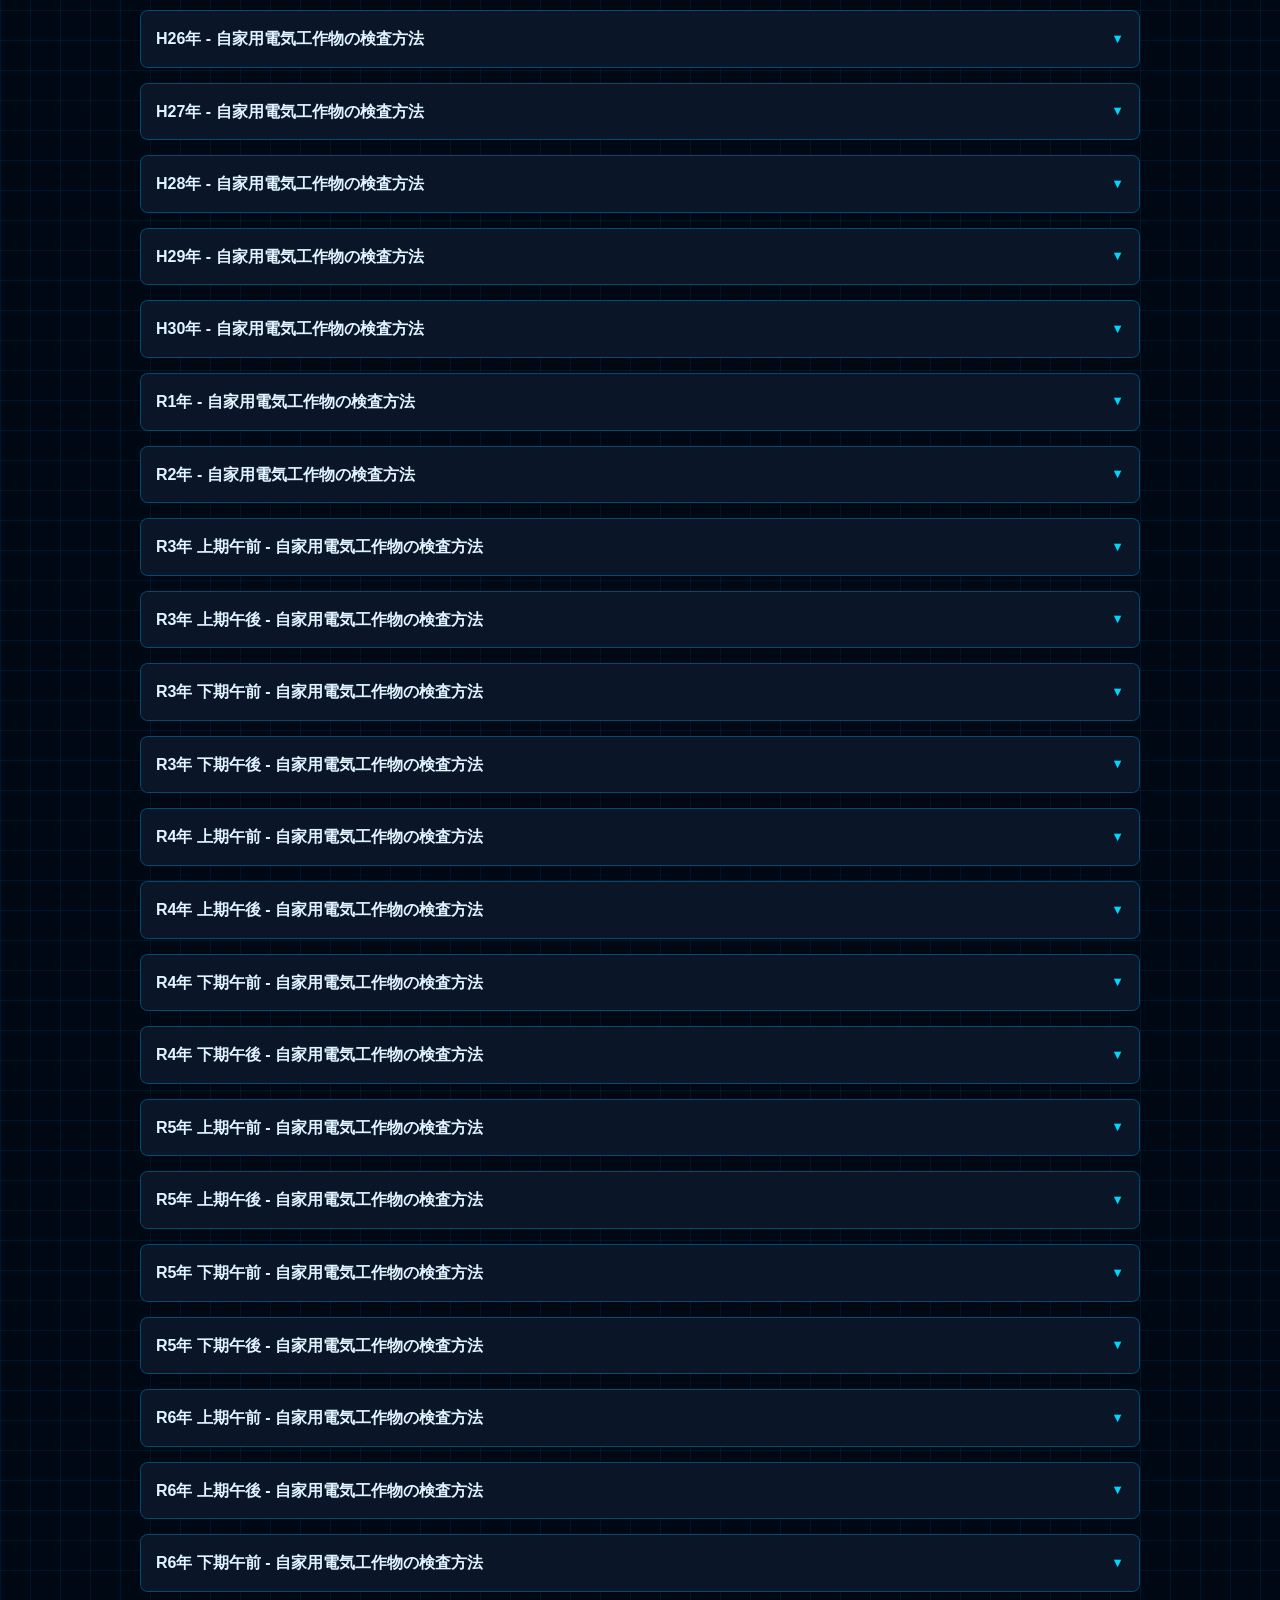
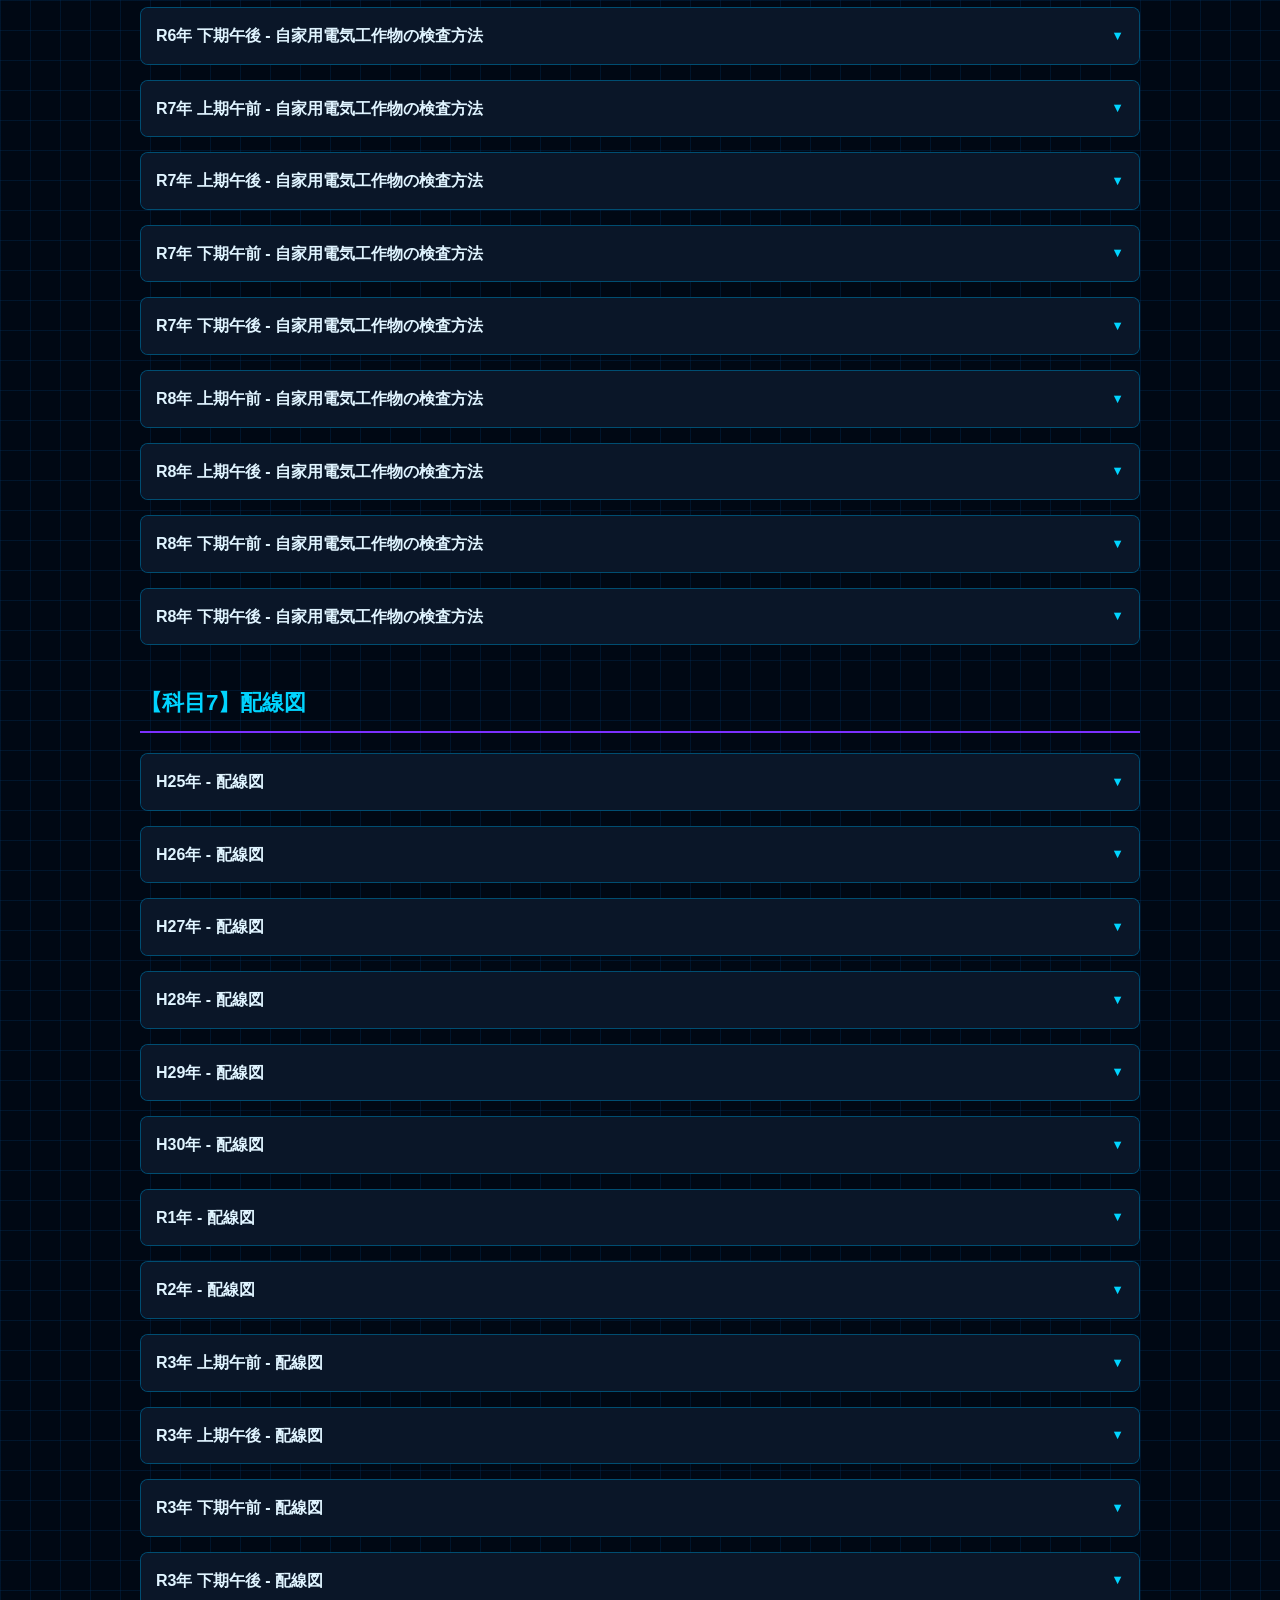
<file: past_exams.html>
<!DOCTYPE html>
<html lang="ja">
<head>
  <meta charset="UTF-8">
  <meta name="viewport" content="width=device-width, initial-scale=1.0">
  <title>過去問 BEAR TRAINING - 第一種電気工事士</title>
  <link rel="stylesheet" href="style.css">
  <style>
    :root {
      --primary-blue:   #00d4ff;
      --deep-blue:      #0044cc;
      --dark-bg:        #000814;
      --surface:        #001233;
      --surface2:       #0a1628;
      --accent-cyan:    #00ffcc;
      --accent-purple:  #7b2fff;
      --text:           #e0f4ff;
      --text-dim:       #8ab4d4;
    }

    body {
      background-color: var(--dark-bg);
      color: var(--text);
      font-family: 'Helvetica Neue', Arial, 'Hiragino Kaku Gothic ProN', 'Hiragino Sans', Meiryo, sans-serif;
      margin: 0;
      padding: 0;
      line-height: 1.6;
    }

    header {
      background: linear-gradient(135deg, var(--surface), var(--deep-blue));
      padding: 20px;
      text-align: center;
      border-bottom: 2px solid var(--primary-blue);
      box-shadow: 0 4px 15px rgba(0, 212, 255, 0.2);
    }

    .header-content {
      display: flex;
      align-items: center;
      justify-content: center;
      gap: 20px;
    }

    .bear-logo {
      width: 80px;
      height: 80px;
    }

    h1 {
      margin: 0;
      color: var(--text);
      font-size: 1.8rem;
      text-shadow: 0 0 10px rgba(0, 212, 255, 0.5);
    }

    .container {
      max-width: 1000px;
      margin: 0 auto;
      padding: 20px;
    }

    /* ヘッダーナビ */
    .nav-bar {
      display: flex;
      justify-content: space-between;
      align-items: center;
      margin-bottom: 20px;
      flex-wrap: wrap;
      gap: 12px;
    }
    .nav-bar a {
      color: var(--primary-blue);
      text-decoration: none;
      border: 1px solid var(--primary-blue);
      padding: 6px 14px;
      border-radius: 4px;
      font-size: 0.9rem;
      transition: all 0.2s;
    }
    .nav-bar a:hover { background: rgba(0,212,255,0.15); }

    /* 今日のセッション統計 */
    .today-stats {
      background: var(--surface);
      border: 1px solid var(--primary-blue);
      border-radius: 8px;
      padding: 10px 20px;
      font-size: 0.9rem;
      display: flex;
      gap: 20px;
      align-items: center;
    }
    .stat-item { display: flex; flex-direction: column; align-items: center; }
    .stat-num { font-size: 1.4rem; font-weight: bold; color: var(--accent-cyan); }
    .stat-num.wrong { color: #ff6666; }

    /* フィルターバー */
    .filter-section {
      background-color: var(--surface);
      border: 1px solid var(--primary-blue);
      border-radius: 8px;
      padding: 15px;
      margin-bottom: 30px;
    }

    .filter-group { margin-bottom: 15px; }
    .filter-group:last-child { margin-bottom: 0; }

    .filter-title {
      font-size: 0.9rem;
      color: var(--accent-cyan);
      margin-bottom: 10px;
      font-weight: bold;
    }

    .filter-buttons {
      display: flex;
      flex-wrap: wrap;
      gap: 10px;
    }

    .filter-btn {
      background-color: var(--surface2);
      color: var(--text-dim);
      border: 1px solid var(--text-dim);
      padding: 6px 12px;
      border-radius: 20px;
      cursor: pointer;
      font-size: 0.85rem;
      transition: all 0.3s ease;
    }

    .filter-btn:hover {
      background-color: rgba(0, 212, 255, 0.1);
      color: var(--text);
      border-color: var(--primary-blue);
    }

    .filter-btn.active {
      background-color: var(--primary-blue);
      color: var(--dark-bg);
      border-color: var(--primary-blue);
      font-weight: bold;
      box-shadow: 0 0 10px rgba(0, 212, 255, 0.4);
    }

    /* 科目セクション */
    .subject-section { margin-bottom: 40px; }

    .section-title {
      font-size: 1.4rem;
      color: var(--primary-blue);
      border-bottom: 2px solid var(--accent-purple);
      padding-bottom: 10px;
      margin-bottom: 20px;
    }

    .year-group { margin-bottom: 15px; }

    .theme-details {
      background-color: var(--surface);
      border: 1px solid rgba(0, 212, 255, 0.3);
      border-radius: 8px;
      overflow: hidden;
    }

    .theme-summary {
      padding: 15px;
      cursor: pointer;
      font-weight: bold;
      color: var(--text);
      background-color: var(--surface2);
      list-style: none;
      display: flex;
      justify-content: space-between;
      align-items: center;
    }

    .theme-summary::-webkit-details-marker { display: none; }
    .theme-summary::after { content: '▼'; color: var(--primary-blue); font-size: 0.8rem; }
    .theme-details[open] .theme-summary::after { content: '▲'; }
    .theme-details[open] .theme-summary { border-bottom: 1px solid rgba(0, 212, 255, 0.3); }

    .theme-content { padding: 20px; }

    /* 問題カード */
    .question-card {
      background-color: var(--surface2);
      border-left: 4px solid var(--accent-cyan);
      border-radius: 4px;
      padding: 20px;
      margin-bottom: 20px;
      box-shadow: 0 4px 6px rgba(0,0,0,0.3);
      transition: border-left-color 0.4s;
    }
    .question-card:last-child { margin-bottom: 0; }

    /* 正解済み・誤答済みのカード装飾 */
    .question-card.answered-correct { border-left-color: #00ff88; }
    .question-card.answered-wrong   { border-left-color: #ff4444; }

    .question-header {
      display: flex;
      flex-wrap: wrap;
      gap: 10px;
      margin-bottom: 15px;
      font-size: 0.9rem;
      color: var(--text-dim);
      border-bottom: 1px solid rgba(255,255,255,0.1);
      padding-bottom: 10px;
      align-items: center;
    }

    .exam-num { color: var(--accent-cyan); font-weight: bold; }

    /* 回答済みバッジ */
    .answered-badge {
      font-size: 0.78rem;
      padding: 2px 10px;
      border-radius: 10px;
      font-weight: bold;
    }
    .answered-badge.correct { background: rgba(0,255,136,0.15); color: #00ff88; border: 1px solid #00ff88; }
    .answered-badge.wrong   { background: rgba(255,68,68,0.15);  color: #ff6666; border: 1px solid #ff4444; }

    .question-body { margin-bottom: 10px; }

    /* ============================================================
       選択肢ボタン（核心部分）
    ============================================================ */
    .options-list {
      list-style-type: none;
      padding-left: 0;
      margin-top: 15px;
      counter-reset: item;
    }

    .options-list li { margin-bottom: 0; padding: 0; }

    /* 選択肢ボタン本体 */
    .option-btn {
      display: block;
      width: 100%;
      text-align: left;
      background-color: rgba(0, 212, 255, 0.05);
      border: 1px solid rgba(0, 212, 255, 0.22);
      color: var(--text);
      padding: 12px 16px;
      margin-bottom: 8px;
      border-radius: 6px;
      cursor: pointer;
      font-size: 0.97rem;
      line-height: 1.5;
      transition: all 0.18s ease;
      counter-increment: item;
    }

    .option-btn::before {
      content: counter(item) ". ";
      color: var(--accent-cyan);
      font-weight: bold;
      margin-right: 4px;
    }

    /* 未回答ホバー */
    .option-btn:not([disabled]):hover {
      background-color: rgba(0, 212, 255, 0.18);
      border-color: var(--primary-blue);
      box-shadow: 0 0 8px rgba(0,212,255,0.35);
      transform: translateX(4px);
    }

    /* ✅ 正解ボタン */
    .option-btn.correct-choice {
      background-color: rgba(0, 255, 136, 0.18);
      border-color: #00ff88;
      border-width: 2px;
      color: #00ff88;
      font-weight: bold;
      box-shadow: 0 0 14px rgba(0,255,136,0.4);
      cursor: default;
    }
    .option-btn.correct-choice::after { content: '  ✅ 正解'; }

    /* ❌ 誤答ボタン（選択したもの） */
    .option-btn.wrong-choice {
      background-color: rgba(255, 68, 68, 0.18);
      border-color: #ff4444;
      border-width: 2px;
      color: #ff6666;
      cursor: default;
    }
    .option-btn.wrong-choice::after { content: '  ❌ 選択'; }

    /* 未選択・無効（回答後の残りボタン） */
    .option-btn[disabled]:not(.correct-choice):not(.wrong-choice) {
      opacity: 0.38;
      cursor: default;
    }

    /* 解答パネル */
    .answer-panel {
      margin-top: 16px;
      padding: 18px;
      background-color: rgba(123, 47, 255, 0.1);
      border: 1px solid var(--accent-purple);
      border-radius: 8px;
      animation: fadeIn 0.35s ease;
    }
    .answer-panel.hidden { display: none; }

    .correct-answer {
      color: var(--accent-cyan);
      font-size: 1.15rem;
      margin-top: 0;
      margin-bottom: 12px;
    }

    .image-explanation h5 {
      color: var(--text);
      font-size: 1.05rem;
      margin-top: 0;
      margin-bottom: 8px;
    }

    /* 記録保存通知 */
    .save-notice {
      display: inline-block;
      margin-top: 12px;
      padding: 5px 14px;
      border-radius: 15px;
      font-size: 0.82rem;
      font-weight: bold;
      animation: fadeIn 0.3s;
    }
    .save-notice.saved-correct { background: rgba(0,255,136,0.12); color: #00ff88; border: 1px solid #00ff88; }
    .save-notice.saved-wrong   { background: rgba(255,68,68,0.12);  color: #ff6666; border: 1px solid #ff4444; }

    @keyframes fadeIn {
      from { opacity: 0; transform: translateY(-8px); }
      to   { opacity: 1; transform: translateY(0); }
    }
  </style>
</head>
<body>

  <header>
    <div class="header-content">
      <!-- クマSVGアイコン -->
      <svg viewBox="0 0 100 100" class="bear-logo" xmlns="http://www.w3.org/2000/svg">
        <circle cx="50" cy="55" r="35" fill="none" stroke="var(--primary-blue)" stroke-width="3"/>
        <circle cx="22" cy="27" r="12" fill="none" stroke="var(--primary-blue)" stroke-width="3"/>
        <circle cx="78" cy="27" r="12" fill="none" stroke="var(--primary-blue)" stroke-width="3"/>
        <circle cx="22" cy="27" r="7" fill="var(--accent-cyan)" opacity="0.3"/>
        <circle cx="78" cy="27" r="7" fill="var(--accent-cyan)" opacity="0.3"/>
        <circle cx="37" cy="50" r="4" fill="var(--accent-cyan)"/>
        <circle cx="63" cy="50" r="4" fill="var(--accent-cyan)"/>
        <ellipse cx="50" cy="65" rx="6" ry="4" fill="var(--primary-blue)"/>
        <path d="M 44 70 Q 50 75 56 70" fill="none" stroke="var(--primary-blue)" stroke-width="2" stroke-linecap="round"/>
      </svg>
      <h1>過去問 BEAR TRAINING<br><span style="font-size: 1.2rem; color: var(--text-dim);">第一種電気工事士</span></h1>
    </div>
  </header>

  <div class="container">

    <!-- ナビと本日のセッション統計 -->
    <div class="nav-bar">
      <a href="index.html">← ホームへ戻る</a>
      <div class="today-stats">
        <div class="stat-item">
          <span class="stat-num" id="todayTotal">0</span>
          <span style="font-size:0.75rem; color:var(--text-dim);">本日の解答</span>
        </div>
        <div class="stat-item">
          <span class="stat-num" id="todayCorrect">0</span>
          <span style="font-size:0.75rem; color:var(--text-dim);">正解</span>
        </div>
        <div class="stat-item">
          <span class="stat-num wrong" id="todayWrong">0</span>
          <span style="font-size:0.75rem; color:var(--text-dim);">誤答（復習登録済）</span>
        </div>
      </div>
    </div>

    <!-- フィルターセクション -->
    <div class="filter-section">
      <div class="filter-group">
        <div class="filter-title">科目フィルター</div>
        <div class="filter-buttons" id="subject-filters">
          <button class="filter-btn active subject-filter" data-subject="all">全科目</button>
          <button class="filter-btn subject-filter" data-subject="subject-1">1. 基礎理論</button>
          <button class="filter-btn subject-filter" data-subject="subject-2">2. 配電理論</button>
          <button class="filter-btn subject-filter" data-subject="subject-3">3. 電気応用</button>
          <button class="filter-btn subject-filter" data-subject="subject-4">4. 機器・材料</button>
          <button class="filter-btn subject-filter" data-subject="subject-5">5. 施工方法</button>
          <button class="filter-btn subject-filter" data-subject="subject-6">6. 検査方法</button>
          <button class="filter-btn subject-filter" data-subject="subject-7">7. 配線図</button>
          <button class="filter-btn subject-filter" data-subject="subject-8">8. 発送変電</button>
          <button class="filter-btn subject-filter" data-subject="subject-9">9. 保安法令</button>
        </div>
      </div>
      <div class="filter-group">
        <div class="filter-title">年度フィルター</div>
        <div class="filter-buttons" id="year-filters">
          <button class="filter-btn active year-filter" data-year="all">全年度</button>
        </div>
      </div>
      <div class="filter-group">
        <div class="filter-title">区分フィルター（令和3年以降）</div>
        <div class="filter-buttons" id="period-filters">
          <button class="filter-btn active period-filter" data-period="all">全区分</button>
          <button class="filter-btn period-filter" data-period="通常">通常（H25-R2）</button>
          <button class="filter-btn period-filter" data-period="上期午前">上期午前</button>
          <button class="filter-btn period-filter" data-period="上期午後">上期午後</button>
          <button class="filter-btn period-filter" data-period="下期午前">下期午前</button>
          <button class="filter-btn period-filter" data-period="下期午後">下期午後</button>
        </div>
      </div>
    </div>

    <!-- メインコンテンツ（JSで動的生成） -->
    <div id="main-content"></div>
  </div>

  <script>
    // ============================================================
    // LocalStorageキー
    // ============================================================
    const LOG_KEY = 'denkoji1_training_log';

    let セッション正解数 = 0;
    let セッション誤答数 = 0;

    // ============================================================
    // 学習記録・復習への保存処理
    // ============================================================
    function 回答を記録する(qid, subjectId, subjectName, year, period, qNum, isCorrect) {
      const 既存ログ = JSON.parse(localStorage.getItem(LOG_KEY) || '[]');
      const 既存インデックス = 既存ログ.findIndex(log => log.qid === qid);

      let nextReviewDate = null;
      if (!isCorrect) {
        const 翌日 = new Date();
        翌日.setDate(翌日.getDate() + 1);
        nextReviewDate = 翌日.toISOString().split('T')[0];
      }

      const 新記録 = {
        id: 既存インデックス >= 0 ? 既存ログ[既存インデックス].id : Date.now().toString(),
        qid: qid,
        subject: subjectName,
        subjectId: subjectId,
        year: year,
        period: period !== '通常' ? period : '-',
        qNum: `問${qNum}`,
        result: isCorrect ? '○' : '×',
        recordDate: new Date().toISOString().split('T')[0],
        nextReviewDate: nextReviewDate,
        source: 'past_exams'
      };

      if (既存インデックス >= 0) {
        既存ログ[既存インデックス] = 新記録;
      } else {
        既存ログ.push(新記録);
      }
      localStorage.setItem(LOG_KEY, JSON.stringify(既存ログ));
    }

    function セッションカウンターを更新(isCorrect) {
      if (isCorrect) { セッション正解数++; } else { セッション誤答数++; }
      const 合計 = セッション正解数 + セッション誤答数;
      document.getElementById('todayTotal').textContent = 合計;
      document.getElementById('todayCorrect').textContent = セッション正解数;
      document.getElementById('todayWrong').textContent = セッション誤答数;
    }

    // ============================================================
    // 問題データ
    // ============================================================
    const subjectData = [
      {
        id: 'subject-1', title: '電気に関する基礎理論',
        templates: [
          { q: '図のような直流回路において、a-b間の合成抵抗[Ω]を求めよ。', opts: ['10', '15', '20', '25', '30'], ans: 1, exp: '直列部分と並列部分を順に計算します。' },
          { q: '交流回路において、抵抗R=8Ω、誘導性リアクタンスXL=6Ωが直列に接続されている。この回路のインピーダンス[Ω]はいくらか。', opts: ['2', '10', '14', '48', '100'], ans: 2, exp: 'Z = √(R² + XL²) = √(8² + 6²) = 10[Ω]。' },
          { q: '対称三相交流電源にΔ結線の負荷が接続されている。線間電圧200V、相電流10A、力率1のとき、三相電力[kW]に最も近い値はどれか。', opts: ['2.0', '3.5', '6.0', '10.0', '12.0'], ans: 3, exp: '三相電力 P = √3 × V × I × cosθ ≒ 6.0kW。' }
        ]
      },
      {
        id: 'subject-2', title: '配電理論及び配線設計',
        templates: [
          { q: '単相2線式配電線路において、電線1線あたりの抵抗が0.1Ω、負荷電流が20Aのとき、電圧降下[V]はいくらか。', opts: ['2', '4', '8', '10', '20'], ans: 2, exp: 'v = 2 × R × I = 2 × 0.1 × 20 = 4[V]。' },
          { q: '三相3線式配電線路で、電力損失を正しく表す式はどれか。（I：線電流、R：1線の抵抗）', opts: ['I²R', '2I²R', '3I²R', '√3I²R', '6I²R'], ans: 3, exp: '三相3線式の電力損失 PL = 3 × I² × R。' },
          { q: '低圧屋内配線で、5.5mm²のIV電線を3本同一管内に収めた場合の許容電流[A]はいくらか。', opts: ['24', '34', '49', '68', '100'], ans: 2, exp: '基底49A × 係数0.7 ≒ 34A。' }
        ]
      },
      {
        id: 'subject-3', title: '電気応用',
        templates: [
          { q: '床面積100m²の部屋を平均照度500lxにするために必要な光源の全光束[lm]はいくらか。照明率0.5、保守率0.8とする。', opts: ['50,000', '100,000', '125,000', '200,000', '250,000'], ans: 3, exp: 'F = (E × A) / (U × M) = 125,000[lm]。' },
          { q: '消費電力2kWの電熱器を2時間使用したときの発生熱量[kJ]はいくらか。', opts: ['4,000', '7,200', '14,400', '24,000', '36,000'], ans: 3, exp: 'H = P × t = 2 × 7200 = 14,400[kJ]。' },
          { q: '周波数60Hz、4極の三相誘導電動機の同期速度[min⁻¹]はいくらか。', opts: ['1200', '1500', '1800', '3000', '3600'], ans: 3, exp: 'Ns = 120 × f / p = 1800[min⁻¹]。' }
        ]
      },
      {
        id: 'subject-4', title: '電気機器・蓄電池・配線器具・材料工具・受電設備',
        templates: [
          { q: '高圧受電設備において、過電流を検知して遮断器をトリップさせる役割を持つ機器はどれか。', opts: ['ZPD', 'ZCT', 'CT', 'VT', 'DS'], ans: 3, exp: 'CT（変流器）を使用します。' },
          { q: '鉛蓄電池の電解液として使用されるものはどれか。', opts: ['希硫酸', '水酸化カリウム水溶液', '純水', '塩酸', '硝酸'], ans: 1, exp: '鉛蓄電池は希硫酸です。' },
          { q: 'CVケーブルの最高許容温度[℃]はどれか。', opts: ['60', '75', '90', '105', '120'], ans: 3, exp: '最高許容温度は90℃です。' }
        ]
      },
      {
        id: 'subject-5', title: '電気工事の施工方法',
        templates: [
          { q: '高圧ケーブルを金属管に収めて施設する場合、金属管に施す接地工事の種類はどれか。', opts: ['A種接地工事', 'B種接地工事', 'C種接地工事', 'D種接地工事', '特別A種接地工事'], ans: 1, exp: 'A種接地工事が必要です。' },
          { q: '低圧屋内配線の合成樹脂管工事において、管の支持点間の距離の最大値[m]はどれか。', opts: ['1.0', '1.5', '2.0', '2.5', '3.0'], ans: 2, exp: '支持間隔は1.5m以下です。' },
          { q: '架空電線路の支線の安全率はいくら以上でなければならないか。', opts: ['1.5', '2.0', '2.2', '2.5', '3.0'], ans: 4, exp: '安全率は2.5以上です。' }
        ]
      },
      {
        id: 'subject-6', title: '自家用電気工作物の検査方法',
        templates: [
          { q: '最大使用電圧6900Vの高圧電路の絶縁耐力試験電圧[V]はいくらか。', opts: ['6900', '8625', '10350', '13800', '15000'], ans: 3, exp: '6900 × 1.5 = 10,350V。' },
          { q: 'アーステスタで接地抵抗を測定する場合、補助接地極は主接地極から何m程度離すのが一般的か。', opts: ['1m', '2m', '5m', '10m', '50m'], ans: 4, exp: '約10m離します。' },
          { q: '高圧電路の絶縁抵抗測定に通常使用する絶縁抵抗計の定格測定電圧[V]はどれか。', opts: ['125', '250', '500', '1000', '2000'], ans: 4, exp: '1000Vメガーを使用します。' }
        ]
      },
      {
        id: 'subject-7', title: '配線図',
        templates: [
          { q: '配線図において、図記号「WP」が傍記されたコンセントの意味はどれか。', opts: ['防雨形', '防爆形', '抜け止め形', '引掛形', '接地端子付'], ans: 1, exp: 'WP = 防雨形です。' },
          { q: '単線結線図において「ZCT」が意味する機器はどれか。', opts: ['過電流継電器', '地絡方向継電器', '零相変流器', '計器用変圧器', '避雷器'], ans: 3, exp: 'ZCT = 零相変流器。' },
          { q: '「●」の中に「3」と書かれたスイッチが意味するものはどれか。', opts: ['3路スイッチ', '4路スイッチ', '位置表示灯内蔵スイッチ', '確認表示灯内蔵スイッチ', '調光器'], ans: 1, exp: '3路スイッチ。' }
        ]
      },
      {
        id: 'subject-8', title: '発電施設・送電施設及び変電施設の基礎特性',
        templates: [
          { q: '落差が大きく流量が少ない場所に適した水車はどれか。', opts: ['フランシス水車', 'ペルトン水車', 'カプラン水車', 'プロペラ水車', '斜流水車'], ans: 2, exp: 'ペルトン水車です。' },
          { q: 'ガスタービンと汽力発電を組み合わせた発電方式を何というか。', opts: ['ランキンサイクル', 'ブレイトンサイクル', 'コンバインドサイクル', '再生サイクル', '再熱サイクル'], ans: 3, exp: 'コンバインドサイクル発電です。' },
          { q: '架空送電線路のコロナ放電防止策として最も適切なものはどれか。', opts: ['電線を細くする', '多導体を採用する', 'がいし数を減らす', '鉄塔を高くする', '線間距離を狭くする'], ans: 2, exp: '多導体を採用します。' }
        ]
      },
      {
        id: 'subject-9', title: '一般用電気工作物及び自家用電気工作物の保安',
        templates: [
          { q: '第一種電気工事士でなければ従事できない作業はどれか。', opts: ['一般用電気工作物の配線工事', '500kW未満需要設備の低圧部分の工事', '500kW未満需要設備の高圧部分の電線接続作業', '36V以下の小勢力回路の配線', 'ヒューズの取替え'], ans: 3, exp: '500kW未満の高圧部分の作業です。' },
          { q: '自家用電気工作物の設置者が定めなければならないものはどれか。', opts: ['保安規程', '安全管理規程', '作業手順書', '電気用品安全規程', '施工計画書'], ans: 1, exp: '保安規程を定めます。' },
          { q: '電気用品安全法において、特定電気用品に付されるマークはどれか。', opts: ['丸型PSEマーク', 'ひし形PSEマーク', 'JISマーク', 'SGマーク', 'CEマーク'], ans: 2, exp: 'ひし形PSEマークです。' }
        ]
      }
    ];

    const 科目名マップ = {};
    subjectData.forEach(s => { 科目名マップ[s.id] = s.title; });

    const singleYears = ["H25", "H26", "H27", "H28", "H29", "H30", "R1", "R2"];
    const multiYears = ["R3", "R4", "R5", "R6", "R7", "R8"];
    const multiPeriods = ["上期午前", "上期午後", "下期午前", "下期午後"];

    const yearFiltersContainer = document.getElementById('year-filters');
    [...singleYears, ...multiYears].forEach(year => {
      const btn = document.createElement('button');
      btn.className = 'filter-btn year-filter';
      btn.dataset.year = year;
      btn.textContent = year;
      yearFiltersContainer.appendChild(btn);
    });

    function getSeededIndex(seedStr, max) {
      let hash = 0;
      for (let i = 0; i < seedStr.length; i++) {
        hash = seedStr.charCodeAt(i) + ((hash << 5) - hash);
      }
      return Math.abs(hash) % max;
    }

    function getDifficulty(seedStr) {
      const val = getSeededIndex(seedStr + 'diff', 3) + 1;
      let stars = '';
      for (let i = 1; i <= 3; i++) { stars += i <= val ? '★' : '☆'; }
      return stars;
    }

    window.選択肢を選ぶ = function(clickedBtn, clickedIdx, correctIdx, qid, subjectId, year, period, qNum) {
      const カード = clickedBtn.closest('.question-card');
      if (カード.dataset.answered === 'true') return;
      カード.dataset.answered = 'true';
      const 正解フラグ = (clickedIdx === correctIdx);
      const 全ボタン = カード.querySelectorAll('.option-btn');
      全ボタン.forEach((btn, idx) => {
        btn.disabled = true;
        const btnIdx = idx + 1;
        if (btnIdx === correctIdx) {
          btn.classList.add('correct-choice');
        } else if (btnIdx === clickedIdx && !正解フラグ) {
          btn.classList.add('wrong-choice');
        }
      });
      const 解答パネル = カード.querySelector('.answer-panel');
      if (解答パネル) 解答パネル.classList.remove('hidden');
      カード.classList.add(正解フラグ ? 'answered-correct' : 'answered-wrong');
      const ヘッダー = カード.querySelector('.question-header');
      const バッジ = document.createElement('span');
      バッジ.className = `answered-badge ${正解フラグ ? 'correct' : 'wrong'}`;
      バッジ.textContent = 正解フラグ ? '✅ 正解' : '❌ 誤答';
      ヘッダー.appendChild(バッジ);
      if (解答パネル) {
        const 通知 = document.createElement('div');
        通知.className = `save-notice ${正解フラグ ? 'saved-correct' : 'saved-wrong'}`;
        通知.textContent = 正解フラグ ? '📝 学習記録に正解を保存しました' : '📝 学習記録に保存 ＆ 復習登録しました';
        解答パネル.appendChild(通知);
      }
      回答を記録する(qid, subjectId, 科目名マップ[subjectId] || subjectId, year, period, qNum, 正解フラグ);
      セッションカウンターを更新(正解フラグ);
    };

    const mainContent = document.getElementById('main-content');
    let htmlContent = '';
    subjectData.forEach(subject => {
      htmlContent += `<section class="subject-section" data-subject="${subject.id}"><h2 class="section-title">【科目${subject.id.split('-')[1]}】${subject.title}</h2>`;
      singleYears.forEach(year => { htmlContent += generateYearGroupHTML(subject, year, '通常'); });
      multiYears.forEach(year => { multiPeriods.forEach(period => { htmlContent += generateYearGroupHTML(subject, year, period); }); });
      htmlContent += `</section>`;
    });
    mainContent.innerHTML = htmlContent;

    function generateYearGroupHTML(subject, year, period) {
      let groupHtml = `<div class="year-group" data-year="${year}" data-period="${period}"><details class="theme-details"><summary class="theme-summary">${year}年 ${period !== '通常' ? period + ' - ' : '- '}${subject.title}</summary><div class="theme-content">`;
      for (let i = 1; i <= 3; i++) {
        const seed = `${subject.id}-${year}-${period}-${i}`;
        const tmpl = subject.templates[getSeededIndex(seed, subject.templates.length)];
        let optionsHtml = '<ul class="options-list">';
        tmpl.opts.forEach((opt, idx) => {
          const choiceIdx = idx + 1;
          optionsHtml += `<li><button class="option-btn" onclick="選択肢を選ぶ(this, ${choiceIdx}, ${tmpl.ans}, '${seed}', '${subject.id}', '${year}', '${period}', ${i})">${opt}</button></li>`;
        });
        optionsHtml += '</ul>';
        groupHtml += `<div class="question-card" data-subject="${subject.id}" data-year="${year}" data-period="${period}" data-qid="${seed}" data-answered="false"><div class="question-header"><span class="exam-year">${year}年</span><span class="exam-period">（${period}）</span><span class="exam-num">問 ${i}</span><span class="exam-level">難易度: <span style="color:var(--accent-cyan)">${getDifficulty(seed)}</span></span></div><div class="question-body"><p><strong>【TRAINING】</strong><br>${tmpl.q}</p>${optionsHtml}</div><div class="answer-panel hidden"><h4 class="correct-answer">正解：(${tmpl.ans}) ${tmpl.opts[tmpl.ans - 1]}</h4><div class="image-explanation"><h5>🐻 クマ先生の解説！</h5><p>${tmpl.exp}</p></div></div></div>`;
      }
      groupHtml += `</div></details></div>`;
      return groupHtml;
    }

    function applyFilters() {
      const activeSubject = document.querySelector('.subject-filter.active').dataset.subject;
      const activeYear = document.querySelector('.year-filter.active').dataset.year;
      const activePeriod = document.querySelector('.period-filter.active').dataset.period;
      document.querySelectorAll('.subject-section').forEach(s => { s.style.display = (activeSubject === 'all' || s.dataset.subject === activeSubject) ? '' : 'none'; });
      document.querySelectorAll('.year-group').forEach(g => {
        const yOk = activeYear === 'all' || g.dataset.year === activeYear;
        const pOk = activePeriod === 'all' || g.dataset.period === activePeriod;
        g.style.display = (yOk && pOk) ? '' : 'none';
      });
    }

    ['subject', 'year', 'period'].forEach(t => {
      document.querySelectorAll(`.${t}-filter`).forEach(b => {
        b.addEventListener('click', e => {
          document.querySelectorAll(`.${t}-filter`).forEach(x => x.classList.remove('active'));
          e.target.classList.add('active');
          applyFilters();
        });
      });
    });

    (function 既回答状態を復元する() {
      const logs = JSON.parse(localStorage.getItem(LOG_KEY) || '[]');
      const map = {};
      logs.forEach(l => { if (l.qid) map[l.qid] = l.result; });
      document.querySelectorAll('.question-card[data-qid]').forEach(c => {
        if (!map[c.dataset.qid]) return;
        const correct = (map[c.dataset.qid] === '○');
        c.dataset.answered = 'true';
        c.classList.add(correct ? 'answered-correct' : 'answered-wrong');
        const h = c.querySelector('.question-header');
        const b = document.createElement('span');
        b.className = `answered-badge ${correct ? 'correct' : 'wrong'}`;
        b.textContent = correct ? '✅ 正解済' : '❌ 誤答済';
        h.appendChild(b);
        c.querySelectorAll('.option-btn').forEach(btn => { btn.disabled = true; });
      });
    })();
  </script>
</body>
</html>
</file>
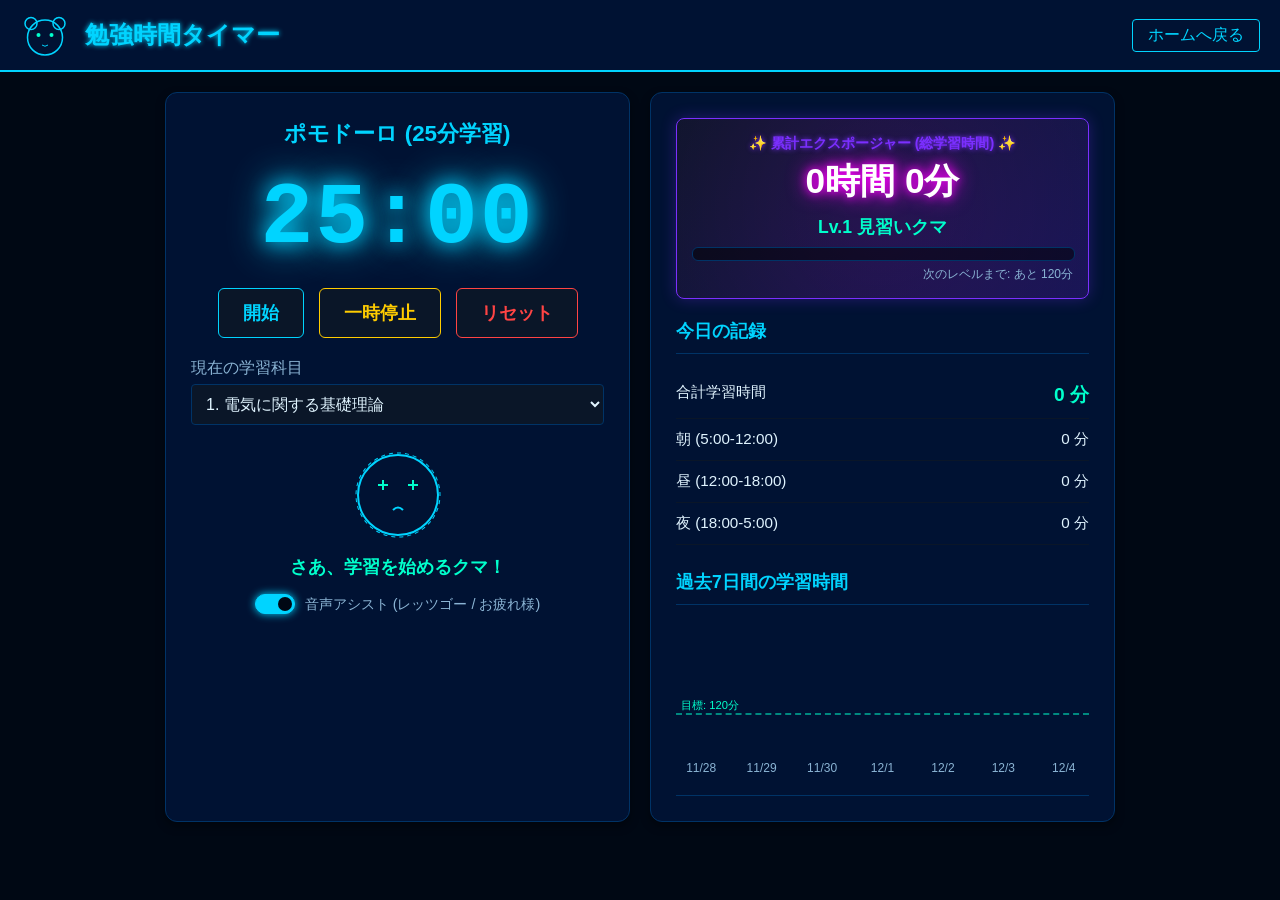
<file: study_timer.html>
<!DOCTYPE html>
<html lang="ja">
<head>
    <meta charset="UTF-8">
    <meta name="viewport" content="width=device-width, initial-scale=1.0">
    <title>勉強時間タイマー - 第一種電気工事士 Bear Sync</title>
    <style>
        :root {
            --primary-blue: #00d4ff;
            --deep-blue: #0044cc;
            --dark-bg: #000814;
            --surface: #001233;
            --surface2: #0a1628;
            --accent-cyan: #00ffcc;
            --accent-purple: #7b2fff;
            --text: #e0f4ff;
            --text-dim: #8ab4d4;
            --border: #003366;
            --break-color: #ff9933;
            --exp-color: #ff00ff; /* エクスポージャー用の光る色 */
        }

        body {
            background-color: var(--dark-bg);
            color: var(--text);
            font-family: 'Segoe UI', Tahoma, Geneva, Verdana, sans-serif;
            margin: 0;
            padding: 0;
        }

        header {
            background-color: var(--surface);
            padding: 10px 20px;
            display: flex;
            align-items: center;
            border-bottom: 2px solid var(--primary-blue);
        }

        .bear-logo {
            width: 50px;
            height: 50px;
            margin-right: 15px;
        }

        header h1 {
            font-size: 1.5rem;
            margin: 0;
            color: var(--primary-blue);
            text-shadow: 0 0 5px var(--primary-blue);
        }

        .btn-home {
            margin-left: auto;
            background-color: transparent;
            color: var(--primary-blue);
            border: 1px solid var(--primary-blue);
            padding: 5px 15px;
            border-radius: 4px;
            cursor: pointer;
            text-decoration: none;
            transition: all 0.3s;
        }

        .btn-home:hover {
            background-color: rgba(0, 212, 255, 0.1);
            box-shadow: 0 0 8px var(--primary-blue);
        }

        .container {
            max-width: 950px;
            margin: 20px auto;
            padding: 0 20px;
            display: grid;
            grid-template-columns: 1fr 1fr;
            gap: 20px;
        }

        @media (max-width: 768px) {
            .container { grid-template-columns: 1fr; }
        }

        .card {
            background-color: var(--surface);
            border: 1px solid var(--border);
            border-radius: 12px;
            padding: 25px;
            box-shadow: 0 4px 10px rgba(0, 0, 0, 0.4);
        }

        .timer-card {
            text-align: center;
            position: relative;
        }

        /* デジタル時計風フォントの代替（標準フォントで太く） */
        .timer-display {
            font-family: 'Courier New', Courier, monospace;
            font-size: 5.5rem;
            font-weight: bold;
            color: var(--primary-blue);
            text-shadow: 0 0 20px var(--primary-blue), 0 0 40px var(--primary-blue);
            margin: 20px 0;
            transition: color 0.3s, text-shadow 0.3s;
            letter-spacing: 2px;
        }

        .timer-display.break-mode {
            color: var(--break-color);
            text-shadow: 0 0 20px var(--break-color), 0 0 40px var(--break-color);
        }

        .timer-controls {
            display: flex;
            justify-content: center;
            gap: 15px;
            margin-bottom: 20px;
        }

        .btn {
            background-color: var(--surface2);
            color: var(--text);
            border: 1px solid var(--border);
            padding: 12px 24px;
            border-radius: 6px;
            cursor: pointer;
            font-size: 1.1rem;
            font-weight: bold;
            transition: all 0.2s;
        }

        .btn-start { border-color: var(--primary-blue); color: var(--primary-blue); }
        .btn-start:hover { background-color: rgba(0, 212, 255, 0.1); box-shadow: 0 0 15px var(--primary-blue); }
        
        .btn-pause { border-color: #ffcc00; color: #ffcc00; }
        .btn-pause:hover { background-color: rgba(255, 204, 0, 0.1); box-shadow: 0 0 15px #ffcc00;}
        
        .btn-reset { border-color: #ff4444; color: #ff4444; }
        .btn-reset:hover { background-color: rgba(255, 68, 68, 0.1); box-shadow: 0 0 15px #ff4444;}

        .form-group {
            margin-bottom: 15px;
            text-align: left;
        }
        .form-group label { display: block; margin-bottom: 5px; color: var(--text-dim); }
        .form-control {
            width: 100%;
            padding: 10px;
            background-color: var(--surface2);
            border: 1px solid var(--border);
            color: var(--text);
            border-radius: 4px;
            box-sizing: border-box;
            font-size: 1rem;
        }
        .form-control:focus {
            outline: none;
            border-color: var(--primary-blue);
            box-shadow: 0 0 8px var(--primary-blue);
        }

        .bear-status {
            margin-top: 20px;
            height: 100px;
            display: flex;
            justify-content: center;
            align-items: center;
        }
        
        /* エクスポージャー（累積）エリア */
        .exposure-box {
            background: linear-gradient(135deg, rgba(10,22,40,1) 0%, rgba(123,47,255,0.15) 100%);
            border: 1px solid var(--accent-purple);
            border-radius: 8px;
            padding: 15px;
            margin-bottom: 20px;
            text-align: center;
            box-shadow: 0 0 15px rgba(123,47,255,0.3);
            position: relative;
            overflow: hidden;
        }
        .exposure-box::before {
            content: '';
            position: absolute;
            top: -50%; left: -50%;
            width: 200%; height: 200%;
            background: radial-gradient(circle, rgba(255,0,255,0.1) 0%, transparent 70%);
            animation: rotateGlow 10s linear infinite;
            z-index: 0;
            pointer-events: none;
        }
        @keyframes rotateGlow {
            0% { transform: rotate(0deg); }
            100% { transform: rotate(360deg); }
        }
        .exposure-content {
            position: relative;
            z-index: 1;
        }

        .exposure-title {
            color: var(--accent-purple);
            font-size: 0.9rem;
            font-weight: bold;
            margin-bottom: 5px;
            text-shadow: 0 0 5px var(--accent-purple);
        }
        .exposure-time {
            font-size: 2.2rem;
            font-weight: bold;
            color: #fff;
            text-shadow: 0 0 10px var(--exp-color), 0 0 20px var(--exp-color);
            margin-bottom: 10px;
        }
        .exposure-level {
            font-size: 1.1rem;
            color: var(--accent-cyan);
            font-weight: bold;
            margin-bottom: 8px;
        }
        
        .exp-bar-container {
            width: 100%;
            height: 12px;
            background-color: rgba(0,0,0,0.5);
            border-radius: 6px;
            border: 1px solid var(--border);
            overflow: hidden;
            position: relative;
        }
        .exp-bar-fill {
            height: 100%;
            background: linear-gradient(90deg, var(--primary-blue), var(--exp-color));
            width: 0%;
            transition: width 1s ease-out;
            box-shadow: 0 0 10px var(--exp-color);
        }

        /* 統計エリア */
        .stats-card h3 {
            margin-top: 0;
            color: var(--primary-blue);
            border-bottom: 1px solid var(--border);
            padding-bottom: 10px;
            font-size: 1.1rem;
        }

        .stat-row {
            display: flex;
            justify-content: space-between;
            padding: 10px 0;
            border-bottom: 1px solid var(--surface2);
            font-size: 0.95rem;
        }

        /* 週間グラフ (CSS Bar Chart) */
        .chart-container {
            margin-top: 20px;
            height: 150px;
            display: flex;
            align-items: flex-end;
            gap: 10px;
            padding-bottom: 20px;
            border-bottom: 1px solid var(--border);
            position: relative;
        }

        .bar-wrapper {
            flex: 1;
            display: flex;
            flex-direction: column;
            align-items: center;
            justify-content: flex-end;
            height: 100%;
        }

        .bar {
            width: 80%;
            background-color: var(--primary-blue);
            border-radius: 4px 4px 0 0;
            transition: height 0.5s;
            box-shadow: 0 0 8px rgba(0, 212, 255, 0.3);
        }
        .bar:hover {
            background-color: var(--accent-cyan);
            box-shadow: 0 0 12px var(--accent-cyan);
        }

        .bar-label {
            margin-top: 5px;
            font-size: 0.75rem;
            color: var(--text-dim);
        }

        .target-line {
            position: absolute;
            width: 100%;
            border-top: 2px dashed var(--accent-cyan);
            bottom: 80px; /* 目標120分想定 */
            left: 0;
            opacity: 0.5;
            pointer-events: none;
        }
        .target-label {
            position: absolute;
            left: 5px;
            bottom: 82px;
            font-size: 0.7rem;
            color: var(--accent-cyan);
        }
        
        /* 音声設定トグル */
        .voice-toggle {
            display: flex;
            align-items: center;
            justify-content: center;
            margin-top: 15px;
            font-size: 0.9rem;
            color: var(--text-dim);
            gap: 10px;
        }
        .switch {
            position: relative;
            display: inline-block;
            width: 40px;
            height: 20px;
        }
        .switch input { opacity: 0; width: 0; height: 0; }
        .slider {
            position: absolute;
            cursor: pointer;
            top: 0; left: 0; right: 0; bottom: 0;
            background-color: var(--surface2);
            border: 1px solid var(--border);
            transition: .4s;
            border-radius: 20px;
        }
        .slider:before {
            position: absolute;
            content: "";
            height: 14px;
            width: 14px;
            left: 2px;
            bottom: 2px;
            background-color: var(--text-dim);
            transition: .4s;
            border-radius: 50%;
        }
        input:checked + .slider {
            background-color: var(--primary-blue);
            border-color: var(--primary-blue);
            box-shadow: 0 0 8px var(--primary-blue);
        }
        input:checked + .slider:before {
            transform: translateX(20px);
            background-color: var(--dark-bg);
        }
    </style>
</head>
<body>
    <header>
        <svg viewBox="0 0 100 100" class="bear-logo">
            <circle cx="50" cy="55" r="35" fill="none" stroke="var(--primary-blue)" stroke-width="3"/>
            <circle cx="22" cy="27" r="12" fill="none" stroke="var(--primary-blue)" stroke-width="3"/>
            <circle cx="78" cy="27" r="12" fill="none" stroke="var(--primary-blue)" stroke-width="3"/>
            <circle cx="37" cy="50" r="4" fill="var(--accent-cyan)"/>
            <circle cx="63" cy="50" r="4" fill="var(--accent-cyan)"/>
            <path d="M 44 70 Q 50 75 56 70" fill="none" stroke="var(--primary-blue)" stroke-width="2"/>
        </svg>
        <h1>勉強時間タイマー</h1>
        <a href="index.html" class="btn-home">ホームへ戻る</a>
    </header>

    <div class="container">
        <!-- タイマー -->
        <div class="card timer-card">
            <h2 id="modeLabel" style="color: var(--primary-blue); margin:0; font-size:1.4rem;">ポモドーロ (25分学習)</h2>
            
            <div class="timer-display" id="timerDisplay">25:00</div>
            
            <div class="timer-controls">
                <button class="btn btn-start" id="btnStart">開始</button>
                <button class="btn btn-pause" id="btnPause">一時停止</button>
                <button class="btn btn-reset" id="btnReset">リセット</button>
            </div>

            <div class="form-group">
                <label>現在の学習科目</label>
                <select id="subjectSelect" class="form-control">
                    <option value="電気に関する基礎理論">1. 電気に関する基礎理論</option>
                    <option value="配電理論及び配線設計">2. 配電理論及び配線設計</option>
                    <option value="電気応用">3. 電気応用</option>
                    <option value="電気機器など">4. 電気機器・配線器具など</option>
                    <option value="電気工事の施工方法">5. 電気工事の施工方法</option>
                    <option value="検査方法">6. 自家用電気工作物の検査方法</option>
                    <option value="配線図">7. 配線図</option>
                    <option value="発電・送電など">8. 発電施設・送電施設など</option>
                    <option value="保安">9. 保安</option>
                </select>
            </div>

            <div class="bear-status" id="bearStatus">
                <!-- クマのアニメーションSVG -->
            </div>
            <div id="bearMessage" style="color: var(--accent-cyan); font-weight: bold; margin-top: 10px; font-size:1.1rem;">
                さあ、学習を始めるクマ！
            </div>
            
            <div class="voice-toggle">
                <label class="switch">
                    <input type="checkbox" id="voiceToggle" checked>
                    <span class="slider"></span>
                </label>
                <span>音声アシスト (レッツゴー / お疲れ様)</span>
            </div>
        </div>

        <!-- 統計＆エクスポージャー -->
        <div class="card stats-card">
            
            <!-- エクスポージャー（累積）エリア -->
            <div class="exposure-box">
                <div class="exposure-content">
                    <div class="exposure-title">✨ 累計エクスポージャー (総学習時間) ✨</div>
                    <div class="exposure-time" id="expTotalTime">0時間 0分</div>
                    <div class="exposure-level" id="expLevel">Lv.1 見習いクマ</div>
                    <div class="exp-bar-container" title="次のレベルまで">
                        <div class="exp-bar-fill" id="expBarFill"></div>
                    </div>
                    <div style="font-size:0.75rem; color:var(--text-dim); margin-top:5px; text-align:right;" id="expNext">次のレベルまで: 0分</div>
                </div>
            </div>

            <h3>今日の記録</h3>
            <div class="stat-row">
                <span>合計学習時間</span>
                <strong id="todayTotal" style="color: var(--accent-cyan); font-size: 1.2rem;">0 分</strong>
            </div>
            <div class="stat-row">
                <span>朝 (5:00-12:00)</span>
                <span id="morningTotal">0 分</span>
            </div>
            <div class="stat-row">
                <span>昼 (12:00-18:00)</span>
                <span id="afternoonTotal">0 分</span>
            </div>
            <div class="stat-row">
                <span>夜 (18:00-5:00)</span>
                <span id="nightTotal">0 分</span>
            </div>

            <h3 style="margin-top: 25px;">過去7日間の学習時間</h3>
            <div class="chart-container" id="weeklyChart">
                <div class="target-line"></div>
                <div class="target-label">目標: 120分</div>
                <!-- JSでバーを追加 -->
            </div>
        </div>
    </div>

    <script>
        const LOG_KEY = 'denkoji1_study_sessions';
        
        let timerInterval;
        let expectedEndTime = 0;
        let timeLeft = 25 * 60; // 秒
        let isRunning = false;
        let isBreak = false; // true = 休憩

        const timerDisplay = document.getElementById('timerDisplay');
        const modeLabel = document.getElementById('modeLabel');
        const bearStatus = document.getElementById('bearStatus');
        const bearMessage = document.getElementById('bearMessage');

        // 音声合成の初期化
        if ('speechSynthesis' in window) {
            window.speechSynthesis.onvoiceschanged = () => {
                window.speechSynthesis.getVoices(); // キャッシュ読み込み
            };
        }

        function playVoice(type) {
            const voiceToggle = document.getElementById('voiceToggle');
            if (!voiceToggle.checked) return; // オフなら鳴らさない
            if (!('speechSynthesis' in window)) return;
            
            window.speechSynthesis.cancel(); // 既存の音声をキャンセル
            
            const msg = new SpeechSynthesisUtterance();
            msg.lang = 'ja-JP';
            
            const voices = window.speechSynthesis.getVoices();
            const jaVoices = voices.filter(v => v.lang.includes('ja'));
            
            if (type === 'start') {
                // クマの声 (低音、力強い)
                msg.text = 'レッツゴーだクマ！';
                msg.pitch = 0.1; // 低め
                msg.rate = 0.85; // 少しゆっくり
                msg.volume = 1.0;
                
                // 男性や太い声のボイスがあれば優先
                const maleVoice = jaVoices.find(v => v.name.includes('Male') || v.name.includes('Ichiro') || v.name.includes('Keita') || v.name.includes('男性'));
                if (maleVoice) msg.voice = maleVoice;
                
            } else if (type === 'end') {
                // 女性の声 (高音、癒やし)
                msg.text = 'お疲れ様でした。ゆっくり休んでくださいね。';
                msg.pitch = 1.4; // 高め
                msg.rate = 0.9;
                msg.volume = 1.0;
                
                // 女性ボイスを優先
                const femaleVoice = jaVoices.find(v => v.name.includes('Female') || v.name.includes('Haruka') || v.name.includes('Nanami') || v.name.includes('Mei') || v.name.includes('Ayumi') || v.name.includes('女性'));
                if (femaleVoice) msg.voice = femaleVoice;
            }
            
            window.speechSynthesis.speak(msg);
        }

        // クマSVG
        const bearStudySVG = `
            <svg viewBox="0 0 100 100" style="height: 100%;">
                <circle cx="50" cy="50" r="40" fill="none" stroke="var(--primary-blue)" stroke-width="2"/>
                <!-- 目が炎のように燃える -->
                <path d="M 30 40 L 40 40 M 35 35 L 35 45" stroke="var(--accent-cyan)" stroke-width="2"/>
                <path d="M 60 40 L 70 40 M 65 35 L 65 45" stroke="var(--accent-cyan)" stroke-width="2"/>
                <path d="M 45 65 Q 50 60 55 65" fill="none" stroke="var(--primary-blue)" stroke-width="2"/>
                <circle cx="50" cy="50" r="42" fill="none" stroke="var(--primary-blue)" stroke-width="1" stroke-dasharray="4 4">
                    <animateTransform attributeName="transform" type="rotate" from="0 50 50" to="360 50 50" dur="10s" repeatCount="indefinite" />
                </circle>
            </svg>
        `;
        const bearBreakSVG = `
            <svg viewBox="0 0 100 100" style="height: 100%;">
                <circle cx="50" cy="50" r="40" fill="none" stroke="var(--break-color)" stroke-width="2"/>
                <!-- 眠そうな目 -->
                <path d="M 30 40 Q 35 45 40 40" fill="none" stroke="var(--break-color)" stroke-width="2"/>
                <path d="M 60 40 Q 65 45 70 40" fill="none" stroke="var(--break-color)" stroke-width="2"/>
                <!-- リラックスした口 -->
                <path d="M 45 65 Q 50 70 55 65" fill="none" stroke="var(--break-color)" stroke-width="2"/>
                <!-- Zzzアニメーション -->
                <text x="70" y="30" fill="var(--break-color)" font-size="12" font-weight="bold">
                    Z
                    <animate attributeName="opacity" values="0;1;0" dur="2s" repeatCount="indefinite"/>
                    <animate attributeName="y" values="30;15" dur="2s" repeatCount="indefinite"/>
                </text>
            </svg>
        `;

        function updateDisplay() {
            let m = Math.floor(timeLeft / 60);
            let s = timeLeft % 60;
            if(m < 0) m = 0;
            if(s < 0) s = 0;
            timerDisplay.textContent = `${m.toString().padStart(2, '0')}:${s.toString().padStart(2, '0')}`;
        }

        function setMode(breakMode) {
            isBreak = breakMode;
            if (isBreak) {
                timeLeft = 5 * 60; // 5分休憩
                modeLabel.textContent = '休憩 (5分)';
                modeLabel.style.color = 'var(--break-color)';
                timerDisplay.classList.add('break-mode');
                bearStatus.innerHTML = bearBreakSVG;
                bearMessage.textContent = 'お疲れ様！少し休むクマ〜';
                bearMessage.style.color = 'var(--break-color)';
            } else {
                timeLeft = 25 * 60; // 25分学習
                modeLabel.textContent = 'ポモドーロ (25分学習)';
                modeLabel.style.color = 'var(--primary-blue)';
                timerDisplay.classList.remove('break-mode');
                bearStatus.innerHTML = bearStudySVG;
                bearMessage.textContent = 'さあ、学習を始めるクマ！';
                bearMessage.style.color = 'var(--accent-cyan)';
            }
            updateDisplay();
        }

        function getTimeOfDay() {
            const h = new Date().getHours();
            if (h >= 5 && h < 12) return '朝';
            if (h >= 12 && h < 18) return '昼';
            return '夜';
        }

        function saveSession() {
            const dataStr = localStorage.getItem(LOG_KEY);
            const data = dataStr ? JSON.parse(dataStr) : [];
            
            const today = new Date().toISOString().split('T')[0];
            const subject = document.getElementById('subjectSelect').value;

            data.push({
                date: today,
                subject: subject,
                duration: 25, // 完了した分数 (ポモドーロ1回分)
                timeOfDay: getTimeOfDay(),
                timestamp: Date.now()
            });

            localStorage.setItem(LOG_KEY, JSON.stringify(data));
            renderStats();
        }

        function tick() {
            if (!isRunning) return;
            const now = Date.now();
            timeLeft = Math.round((expectedEndTime - now) / 1000);
            
            if (timeLeft <= 0) {
                timeLeft = 0;
                updateDisplay();
                handleTimerComplete();
            } else {
                updateDisplay();
            }
        }

        function handleTimerComplete() {
            isRunning = false;
            clearInterval(timerInterval);

            if (!isBreak) {
                // 学習完了
                saveSession(); // 実績保存
                playVoice('end'); // お疲れ様ボイス
                alert('学習セッション完了！5分の休憩に入ります。');
                setMode(true); // 休憩へ
            } else {
                // 休憩完了
                // 休憩完了時は特別な声を出さないか、開始声に任せる
                alert('休憩完了！次の学習を始めましょう。');
                setMode(false); // 学習へ
            }
        }

        document.getElementById('btnStart').addEventListener('click', () => {
            if (isRunning) return;
            isRunning = true;
            expectedEndTime = Date.now() + timeLeft * 1000;
            
            timerInterval = setInterval(tick, 200); // 頻繁にチェックして正確にカウントダウン
            
            if (!isBreak) {
                playVoice('start'); // レッツゴーだクマ！
                bearMessage.textContent = '集中力が爆発してるクマ！🔥';
            } else {
                bearMessage.textContent = 'Zzz... 休んでるクマ...';
            }
        });

        document.getElementById('btnPause').addEventListener('click', () => {
            isRunning = false;
            clearInterval(timerInterval);
            // timeLeft は tick() によって更新済み
            
            // 停止したタイミングで新しい終了時間を計算できるように再計算用に残す
            bearMessage.textContent = '一時停止中クマ。';
        });

        document.getElementById('btnReset').addEventListener('click', () => {
            isRunning = false;
            clearInterval(timerInterval);
            setMode(isBreak); // 現在のモードの初期値にリセット
        });

        // --- 統計＆エクスポージャー描画 ---
        function renderStats() {
            const dataStr = localStorage.getItem(LOG_KEY);
            const data = dataStr ? JSON.parse(dataStr) : [];
            const todayStr = new Date().toISOString().split('T')[0];

            let todayTotal = 0, mTotal = 0, aTotal = 0, nTotal = 0;
            let allTimeTotalMins = 0;

            data.forEach(s => {
                allTimeTotalMins += (s.duration || 0); // 累計加算
                if (s.date === todayStr) {
                    todayTotal += s.duration;
                    if (s.timeOfDay === '朝') mTotal += s.duration;
                    else if (s.timeOfDay === '昼') aTotal += s.duration;
                    else nTotal += s.duration;
                }
            });

            // エクスポージャー処理 (1レベル = 120分 = 2時間とする)
            const MINS_PER_LEVEL = 120;
            let totalHours = Math.floor(allTimeTotalMins / 60);
            let remMins = allTimeTotalMins % 60;
            
            let level = Math.floor(allTimeTotalMins / MINS_PER_LEVEL) + 1;
            let expInCurrentLevel = allTimeTotalMins % MINS_PER_LEVEL;
            let progressPct = (expInCurrentLevel / MINS_PER_LEVEL) * 100;
            let nextMins = MINS_PER_LEVEL - expInCurrentLevel;

            // 称号
            let title = "見習いクマ";
            if(level >= 5) title = "配線職人クマ";
            if(level >= 10) title = "ベテラン電気クマ";
            if(level >= 25) title = "電気マスタークマ";
            if(level >= 50) title = "雷神クマ";

            document.getElementById('expTotalTime').textContent = `${totalHours}時間 ${remMins}分`;
            document.getElementById('expLevel').textContent = `Lv.${level} ${title}`;
            
            // アニメーション用に少し遅延して幅を設定
            setTimeout(() => {
                document.getElementById('expBarFill').style.width = `${progressPct}%`;
            }, 300);
            document.getElementById('expNext').textContent = `次のレベルまで: あと ${nextMins}分`;

            // 今日の記録
            document.getElementById('todayTotal').textContent = `${todayTotal} 分`;
            document.getElementById('morningTotal').textContent = `${mTotal} 分`;
            document.getElementById('afternoonTotal').textContent = `${aTotal} 分`;
            document.getElementById('nightTotal').textContent = `${nTotal} 分`;

            // 週間グラフ作成
            renderWeeklyChart(data);
        }

        function renderWeeklyChart(data) {
            const chart = document.getElementById('weeklyChart');
            // line などを残してバー部分をクリア
            chart.querySelectorAll('.bar-wrapper').forEach(e => e.remove());

            const today = new Date();
            for (let i = 6; i >= 0; i--) {
                const d = new Date(today);
                d.setDate(d.getDate() - i);
                const dateStr = d.toISOString().split('T')[0];
                const dayLabel = `${d.getMonth()+1}/${d.getDate()}`;

                // その日の合計
                const dayTotal = data.filter(s => s.date === dateStr).reduce((acc, cur) => acc + cur.duration, 0);
                
                // Max150分を100%として高さ計算 (超えたら100%)
                const heightPercent = Math.min((dayTotal / 150) * 100, 100);

                const wrapper = document.createElement('div');
                wrapper.className = 'bar-wrapper';
                wrapper.innerHTML = `
                    <div class="bar" style="height: ${heightPercent}%" title="${dayTotal}分"></div>
                    <div class="bar-label">${dayLabel}</div>
                `;
                chart.appendChild(wrapper);
            }
        }

        // 初期化
        setMode(false);
        renderStats();
    </script>
</body>
</html>
</file>
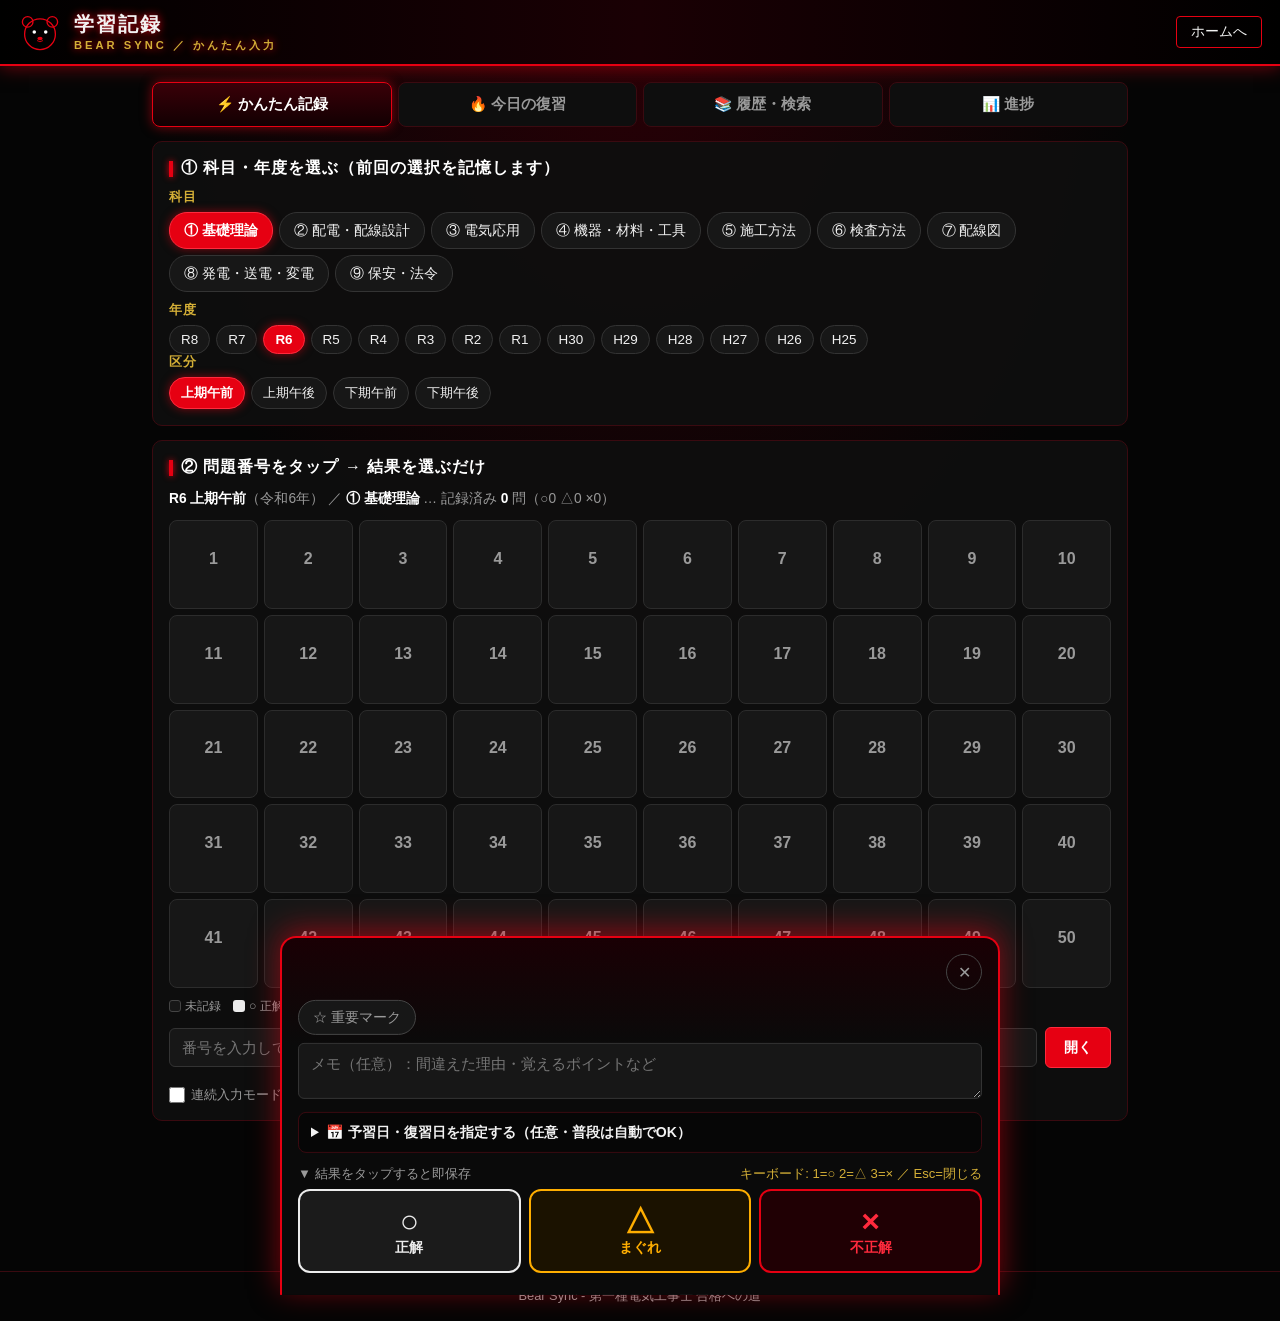
<file: training_log.html>
<!DOCTYPE html>
<html lang="ja">
<head>
<meta charset="UTF-8">
<meta name="viewport" content="width=device-width, initial-scale=1.0">
<title>学習記録 v4 かんたん入力 - 第一種電気工事士 Bear Sync</title>
<style>
/* ============================================================
   BABYMETAL風 漆黒 × 鮮血の真紅 テーマ
============================================================ */
:root{
  --bk:#050505;              /* 背景の漆黒 */
  --s1:#0e0e0e;              /* カード面 */
  --s2:#171717;              /* 入力面 */
  --rd:#e60012;              /* 鮮血の真紅 */
  --rd2:#ff2a3d;             /* 明るい赤（ホバー） */
  --rdd:#2a0006;             /* 暗い赤 */
  --gl:rgba(230,0,18,.55);   /* 赤い発光 */
  --gd:#d4af37;              /* 金（アクセント） */
  --tx:#f2f2f2;              /* 文字色 */
  --td:#9a9a9a;              /* 薄い文字色 */
  --br:#3a0a10;              /* 枠線 */
  --ok:#ececec;              /* ○ 正解の色（白） */
  --hf:#ffae00;              /* △ まぐれの色（琥珀） */
  --ng:#ff2a3d;              /* × 不正解の色（赤） */
}
*{box-sizing:border-box;margin:0;padding:0;}
body{
  background:radial-gradient(ellipse at top, #2a0006 0%, #050505 55%) fixed, var(--bk);
  color:var(--tx);font-family:"Segoe UI","Meiryo",sans-serif;font-size:15px;min-height:100vh;
}
button{font-family:inherit;}
header{
  background:linear-gradient(90deg,#000 0%,#1a0004 50%,#000 100%);
  padding:10px 18px;display:flex;align-items:center;gap:12px;
  border-bottom:2px solid var(--rd);box-shadow:0 0 18px var(--gl);
}
.bear{width:44px;height:44px;}
header h1{font-size:1.25rem;letter-spacing:2px;text-shadow:0 0 8px var(--rd);}
header h1 small{display:block;font-size:.7rem;color:var(--gd);letter-spacing:3px;}
.hlink{margin-left:auto;color:var(--tx);border:1px solid var(--rd);padding:6px 14px;border-radius:4px;text-decoration:none;font-size:.85rem;}
.hlink:hover{background:var(--rd);}
.wrap{max-width:1000px;margin:16px auto;padding:0 12px 120px;}

/* ===== タブ ===== */
.tabs{display:grid;grid-template-columns:repeat(4,1fr);gap:6px;margin-bottom:14px;}
.tab{
  position:relative;padding:12px 6px;text-align:center;cursor:pointer;user-select:none;
  background:var(--s1);border:1px solid var(--br);border-radius:8px;color:var(--td);font-weight:bold;font-size:.92rem;
}
.tab.on{background:linear-gradient(180deg,#3a0008,#120002);color:#fff;border-color:var(--rd);box-shadow:0 0 12px var(--gl);}
.badge{position:absolute;top:-7px;right:-4px;background:var(--rd);color:#fff;border-radius:10px;padding:1px 7px;font-size:.72rem;box-shadow:0 0 8px var(--rd);display:none;}
.tc{display:none;}
.tc.on{display:block;}

/* ===== カード ===== */
.card{background:rgba(14,14,14,.94);border:1px solid var(--br);border-radius:10px;padding:16px;margin-bottom:14px;}
.card h2{font-size:1rem;color:#fff;margin-bottom:10px;display:flex;align-items:center;gap:8px;letter-spacing:1px;}
.card h2::before{content:"";width:4px;height:16px;background:var(--rd);box-shadow:0 0 6px var(--rd);}
.step{font-size:.8rem;color:var(--gd);font-weight:bold;margin:10px 0 6px;letter-spacing:1px;}
.step:first-child{margin-top:0;}

/* ===== チップ（選択ボタン） ===== */
.chips{display:flex;flex-wrap:wrap;gap:6px;}
.chip{
  background:var(--s2);color:var(--tx);border:1px solid #333;border-radius:18px;
  padding:8px 14px;font-size:.88rem;cursor:pointer;transition:.15s;
}
.chip.sm{padding:6px 11px;font-size:.84rem;}
.chip:hover{border-color:var(--rd);}
.chip.on{background:var(--rd);border-color:var(--rd2);color:#fff;font-weight:bold;box-shadow:0 0 10px var(--gl);}

/* ===== 復習お知らせバナー ===== */
.alert{
  display:none;cursor:pointer;margin-bottom:14px;padding:12px 16px;border-radius:10px;
  background:linear-gradient(90deg,#3a0008,#120002);border:2px solid var(--rd);
  animation:pulse 1.8s infinite ease-in-out;font-weight:bold;
}
.alert b{color:var(--gd);font-size:1.1rem;}
@keyframes pulse{0%,100%{box-shadow:0 0 8px var(--gl);}50%{box-shadow:0 0 24px var(--rd);}}

/* ===== 問題番号グリッド ===== */
.setinfo{font-size:.86rem;color:var(--td);margin:4px 0 10px;line-height:1.6;}
.setinfo b{color:#fff;}
.qgrid{display:grid;grid-template-columns:repeat(10,1fr);gap:6px;}
.qc{
  position:relative;aspect-ratio:1/1;min-height:44px;border-radius:8px;cursor:pointer;
  background:var(--s2);border:1px solid #2c2c2c;color:var(--td);
  display:flex;flex-direction:column;align-items:center;justify-content:center;transition:.12s;
}
.qc:hover{border-color:var(--rd);color:#fff;transform:scale(1.05);}
.qc .qn{font-size:1rem;font-weight:bold;}
.qc .qm{font-size:.7rem;line-height:1;min-height:.7rem;}
.qc.ok{background:var(--ok);color:#000;border-color:#fff;}
.qc.hf{background:var(--hf);color:#000;border-color:#ffd27a;}
.qc.ng{background:var(--rd);color:#fff;border-color:var(--rd2);box-shadow:0 0 8px var(--gl);}
.qc.due::after{content:"";position:absolute;top:3px;right:3px;width:8px;height:8px;border-radius:50%;background:var(--gd);box-shadow:0 0 6px var(--gd);}
.legend{display:flex;flex-wrap:wrap;gap:12px;font-size:.78rem;color:var(--td);margin-top:10px;}
.legend i{display:inline-block;width:12px;height:12px;border-radius:3px;vertical-align:-2px;margin-right:4px;}
.qin-row{display:flex;gap:8px;margin-top:12px;align-items:center;flex-wrap:wrap;}
.qin-row input{flex:1;min-width:150px;}
input[type=text],textarea{
  width:100%;padding:10px 12px;background:var(--s2);color:var(--tx);
  border:1px solid #333;border-radius:6px;font-size:.95rem;font-family:inherit;
}
input[type=text]:focus,textarea:focus{outline:none;border-color:var(--rd);box-shadow:0 0 8px var(--gl);}
.btn{background:var(--rd);color:#fff;border:1px solid var(--rd2);padding:10px 18px;border-radius:6px;cursor:pointer;font-weight:bold;font-size:.9rem;}
.btn:hover{background:var(--rd2);box-shadow:0 0 10px var(--gl);}
.btn.ghost{background:transparent;color:var(--tx);border-color:#555;}
.btn.ghost:hover{border-color:var(--rd);}
.cont{display:flex;align-items:center;gap:6px;font-size:.84rem;color:var(--td);cursor:pointer;margin-top:10px;}
.cont input{accent-color:var(--rd);width:16px;height:16px;}

/* ===== ボトムシート（記録・編集） ===== */
.ov{position:fixed;inset:0;background:rgba(0,0,0,.7);z-index:500;display:none;}
.ov.on{display:block;}
.sheet{
  position:fixed;left:50%;bottom:0;transform:translate(-50%,110%);transition:transform .22s ease-out;
  width:min(720px,100%);max-height:92vh;overflow-y:auto;z-index:510;
  background:linear-gradient(180deg,#1a0004 0%,#0a0a0a 30%);border:2px solid var(--rd);border-bottom:none;
  border-radius:16px 16px 0 0;padding:16px 16px 22px;box-shadow:0 -6px 30px var(--gl);
}
.sheet.on{transform:translate(-50%,0);}
.sh-head{display:flex;align-items:flex-start;gap:10px;margin-bottom:10px;}
.sh-sub{font-size:.78rem;color:var(--gd);}
.sh-title{font-size:1.35rem;font-weight:900;letter-spacing:1px;text-shadow:0 0 8px var(--rd);}
.xbtn{margin-left:auto;background:transparent;color:var(--td);border:1px solid #444;border-radius:50%;width:36px;height:36px;cursor:pointer;font-size:1rem;flex-shrink:0;}
.xbtn:hover{color:#fff;border-color:var(--rd);}
.notice{display:none;background:rgba(212,175,55,.1);border:1px solid var(--gd);color:#f3dc8b;border-radius:8px;padding:9px 12px;font-size:.85rem;margin-bottom:10px;line-height:1.5;}
.imp{background:var(--s2);color:var(--td);border:1px solid #444;border-radius:18px;padding:7px 14px;cursor:pointer;font-size:.88rem;margin-bottom:8px;}
.imp.on{background:rgba(212,175,55,.18);color:var(--gd);border-color:var(--gd);font-weight:bold;}
details{margin:10px 0;background:rgba(0,0,0,.4);border:1px solid var(--br);border-radius:8px;padding:8px 12px;}
summary{cursor:pointer;font-size:.88rem;color:var(--tx);font-weight:bold;padding:2px 0;}
.dlabel{font-size:.84rem;color:var(--td);margin:10px 0 6px;}
.dlabel b{color:#fff;}
.rlabel{font-size:.82rem;color:var(--td);margin:12px 0 6px;display:flex;justify-content:space-between;flex-wrap:wrap;gap:6px;}
.kbd{color:var(--gd);}
.rbtns{display:grid;grid-template-columns:repeat(3,1fr);gap:8px;}
.rbtn{
  border-radius:12px;padding:14px 4px;cursor:pointer;font-weight:bold;
  display:flex;flex-direction:column;align-items:center;gap:2px;transition:.12s;border:2px solid;
}
.rbtn b{font-size:2rem;line-height:1;}
.rbtn span{font-size:.85rem;}
.rbtn:active{transform:scale(.96);}
.rbtn.ok{background:#1b1b1b;color:var(--ok);border-color:var(--ok);}
.rbtn.ok:hover{background:var(--ok);color:#000;}
.rbtn.hf{background:#1b1200;color:var(--hf);border-color:var(--hf);}
.rbtn.hf:hover{background:var(--hf);color:#000;}
.rbtn.ng{background:#200004;color:var(--ng);border-color:var(--rd);}
.rbtn.ng:hover{background:var(--rd);color:#fff;box-shadow:0 0 14px var(--gl);}
.keep{display:none;width:100%;margin-top:8px;background:transparent;color:var(--tx);border:1px dashed #666;border-radius:8px;padding:10px;cursor:pointer;font-size:.88rem;}
.keep:hover{border-color:var(--gd);color:var(--gd);}
.del{display:none;margin-top:12px;background:transparent;color:#ff6677;border:1px solid #663;border-color:#5a1018;border-radius:6px;padding:7px 12px;cursor:pointer;font-size:.82rem;}
.del:hover{background:#3a0008;}

/* ===== カレンダー ===== */
.calov{position:fixed;inset:0;background:rgba(0,0,0,.75);z-index:600;display:none;align-items:center;justify-content:center;padding:12px;}
.calov.on{display:flex;}
.cal{width:min(360px,100%);background:#0b0b0b;border:2px solid var(--rd);border-radius:12px;padding:14px;box-shadow:0 0 30px var(--gl);}
.cal-h{display:flex;align-items:center;justify-content:space-between;margin-bottom:10px;}
.cal-h b{font-size:1.1rem;letter-spacing:1px;}
.cal-nav{background:var(--s2);color:#fff;border:1px solid var(--rd);border-radius:6px;width:40px;height:34px;cursor:pointer;font-size:1.1rem;}
.cal-g{display:grid;grid-template-columns:repeat(7,1fr);gap:4px;}
.cw{text-align:center;font-size:.75rem;color:var(--td);padding:4px 0;}
.cw.sun{color:#ff6677;} .cw.sat{color:#88aaff;}
.cd{aspect-ratio:1/1;background:var(--s2);color:#fff;border:1px solid #2a2a2a;border-radius:6px;cursor:pointer;font-size:.92rem;}
.cd:hover{border-color:var(--rd);}
.cd.past{color:#666;}
.cd.td{border-color:var(--gd);color:var(--gd);font-weight:bold;}
.cd.sel{background:var(--rd);color:#fff;border-color:var(--rd2);box-shadow:0 0 10px var(--gl);font-weight:bold;}
.cal-f{display:flex;gap:8px;justify-content:flex-end;margin-top:12px;}

/* ===== 復習カード ===== */
.rvsum{font-size:.9rem;color:var(--td);margin-bottom:12px;}
.rvsum b{color:#fff;font-size:1.05rem;}
.rvc{background:var(--s2);border:1px solid #2c2c2c;border-left:4px solid var(--gd);border-radius:8px;padding:12px;margin-bottom:10px;}
.rvc.over{border-left-color:var(--rd);background:linear-gradient(90deg,#1e0005,#141414);}
.rvh{display:flex;align-items:center;gap:8px;flex-wrap:wrap;}
.rvh b{font-size:1.02rem;}
.rvs{font-size:.8rem;color:var(--td);margin-top:4px;}
.rvm{font-size:.84rem;color:#ddd;margin-top:6px;background:rgba(0,0,0,.35);padding:6px 8px;border-radius:5px;white-space:pre-wrap;}
.rva{display:flex;gap:6px;margin-top:10px;flex-wrap:wrap;}
.ab{flex:1;min-width:80px;padding:10px 6px;border-radius:8px;cursor:pointer;font-weight:bold;font-size:.9rem;border:1.5px solid;}
.ab.ok{background:#1b1b1b;color:var(--ok);border-color:var(--ok);}
.ab.hf{background:#1b1200;color:var(--hf);border-color:var(--hf);}
.ab.ng{background:#200004;color:var(--ng);border-color:var(--rd);}
.ab.sub{flex:0 0 auto;min-width:0;background:transparent;color:var(--td);border-color:#444;padding:10px 12px;}
.ab:hover{filter:brightness(1.3);}
.late{background:var(--rd);color:#fff;font-size:.72rem;padding:2px 7px;border-radius:4px;font-weight:bold;}
.tday{background:var(--gd);color:#000;font-size:.72rem;padding:2px 7px;border-radius:4px;font-weight:bold;}
.empty{text-align:center;color:var(--td);padding:22px 10px;line-height:1.8;}
.empty .big{font-size:2.4rem;}

/* ===== 結果バッジ ===== */
.rb{display:inline-flex;align-items:center;justify-content:center;width:30px;height:30px;border-radius:6px;font-weight:900;font-size:1.05rem;flex-shrink:0;}
.rb.ok{background:var(--ok);color:#000;}
.rb.hf{background:var(--hf);color:#000;}
.rb.ng{background:var(--rd);color:#fff;}

/* ===== 履歴リスト ===== */
.hbar{display:flex;gap:8px;align-items:center;flex-wrap:wrap;margin-bottom:10px;}
.hbar input{flex:1;min-width:200px;}
.hcount{font-size:.82rem;color:var(--td);margin:8px 0;}
.hrow{display:flex;align-items:center;gap:10px;padding:10px;border:1px solid #242424;border-radius:8px;margin-bottom:6px;background:var(--s2);cursor:pointer;}
.hrow:hover{border-color:var(--rd);}
.hrow.over{border-color:#5a1018;background:linear-gradient(90deg,#1e0005,#141414);}
.hmain{flex:1;min-width:0;}
.ht{font-size:.95rem;}
.hs{font-size:.78rem;color:var(--td);margin-left:6px;}
.hd{font-size:.78rem;color:var(--td);margin-top:3px;}
.hd .w{color:#ff6677;font-weight:bold;}
.hd .t{color:var(--gd);font-weight:bold;}
.hm{font-size:.78rem;color:#bbb;margin-top:3px;white-space:nowrap;overflow:hidden;text-overflow:ellipsis;}
.hgo{color:var(--td);font-size:1.1rem;}

/* ===== 進捗 ===== */
.stats{display:grid;grid-template-columns:repeat(4,1fr);gap:8px;margin-bottom:14px;}
.st{background:var(--s2);border:1px solid var(--br);border-radius:8px;padding:10px;text-align:center;}
.st b{display:block;font-size:1.5rem;color:#fff;text-shadow:0 0 8px var(--rd);}
.st span{font-size:.76rem;color:var(--td);}
.sr{margin-bottom:12px;cursor:pointer;}
.sr-h{display:flex;justify-content:space-between;font-size:.84rem;margin-bottom:4px;}
.sr-h em{font-style:normal;color:var(--gd);font-weight:bold;}
.bar{display:flex;height:12px;border-radius:6px;overflow:hidden;background:#1d1d1d;border:1px solid #2a2a2a;}
.bar i{display:block;height:100%;}

/* ===== トースト ===== */
.toast{
  position:fixed;left:50%;bottom:24px;transform:translate(-50%,40px);opacity:0;transition:.25s;z-index:700;
  background:#0b0b0b;border:1px solid var(--rd);color:#fff;padding:12px 18px;border-radius:10px;
  box-shadow:0 0 18px var(--gl);font-size:.9rem;max-width:92vw;pointer-events:none;
}
.toast.on{transform:translate(-50%,0);opacity:1;}
footer{text-align:center;padding:16px;color:var(--td);font-size:.8rem;border-top:1px solid var(--br);}

@media (max-width:640px){
  .qgrid{grid-template-columns:repeat(5,1fr);}
  .tab{font-size:.8rem;padding:10px 2px;}
  .stats{grid-template-columns:repeat(2,1fr);}
  header h1{font-size:1.05rem;}
}
</style>
</head>
<body>
<header>
<svg viewBox="0 0 100 100" class="bear" xmlns="http://www.w3.org/2000/svg">
  <circle cx="50" cy="55" r="35" fill="none" stroke="#e60012" stroke-width="3"/>
  <circle cx="22" cy="27" r="12" fill="none" stroke="#e60012" stroke-width="3"/>
  <circle cx="78" cy="27" r="12" fill="none" stroke="#e60012" stroke-width="3"/>
  <circle cx="37" cy="50" r="4" fill="#fff"/>
  <circle cx="63" cy="50" r="4" fill="#fff"/>
  <ellipse cx="50" cy="65" rx="6" ry="4" fill="#e60012"/>
  <path d="M44 70 Q50 75 56 70" fill="none" stroke="#e60012" stroke-width="2" stroke-linecap="round"/>
</svg>
<h1>学習記録<small>BEAR SYNC ／ かんたん入力</small></h1>
<a href="index.html" class="hlink">ホームへ</a>
</header>

<div class="wrap">
<div class="tabs">
  <div class="tab on" data-tab="0">⚡ かんたん記録</div>
  <div class="tab" data-tab="1">🔥 今日の復習<span class="badge" id="rvBadge">0</span></div>
  <div class="tab" data-tab="2">📚 履歴・検索</div>
  <div class="tab" data-tab="3">📊 進捗</div>
</div>

<!-- ===== タブ0: かんたん記録 ===== -->
<div class="tc on" id="tc0">
  <div class="alert" id="rvAlert">🔥 今日の復習・予習が <b id="rvAlertN">0</b> 件あります。ここをタップして復習する ▶</div>

  <div class="card">
    <h2>① 科目・年度を選ぶ（前回の選択を記憶します）</h2>
    <div class="step">科目</div>
    <div class="chips" id="subChips"></div>
    <div class="step">年度</div>
    <div class="chips" id="yrChips"></div>
    <div id="prdRow">
      <div class="step">区分</div>
      <div class="chips" id="prdChips"></div>
    </div>
  </div>

  <div class="card">
    <h2>② 問題番号をタップ → 結果を選ぶだけ</h2>
    <div class="setinfo" id="setInfo"></div>
    <div class="qgrid" id="qGrid"></div>
    <div class="legend">
      <span><i style="background:var(--s2);border:1px solid #444;"></i>未記録</span>
      <span><i style="background:var(--ok);"></i>○ 正解</span>
      <span><i style="background:var(--hf);"></i>△ まぐれ</span>
      <span><i style="background:var(--rd);"></i>× 不正解</span>
      <span><i style="background:var(--gd);border-radius:50%;"></i>復習日が来ている</span>
    </div>
    <div class="qin-row">
      <input type="text" id="qIn" placeholder="番号を入力して Enter（例: 12、A-5）">
      <button type="button" class="btn" id="qInBtn">開く</button>
    </div>
    <div class="chips" id="otherChips" style="margin-top:8px;"></div>
    <label class="cont"><input type="checkbox" id="contChk"> 連続入力モード（保存したら次の番号を自動で開く）</label>
  </div>
</div>

<!-- ===== タブ1: 今日の復習 ===== -->
<div class="tc" id="tc1">
  <div class="card">
    <h2>🔥 今日の復習（分散学習）</h2>
    <div class="rvsum" id="rvSum"></div>
    <div id="rvList"></div>
  </div>
  <div class="card">
    <h2>📖 今日の予習（期限切れを含む）</h2>
    <div id="pvList"></div>
  </div>
</div>

<!-- ===== タブ2: 履歴・検索 ===== -->
<div class="tc" id="tc2">
  <div class="card">
    <h2>📚 履歴・検索（行をタップで編集）</h2>
    <div class="hbar">
      <input type="text" id="hq" placeholder="例: R5 12 ／ 基礎理論 ／ 上期午前 ／ メモの言葉">
      <button type="button" class="btn ghost" id="bCSV">CSV出力</button>
    </div>
    <div class="chips" id="hChips"></div>
    <div class="hcount" id="hCount"></div>
    <div id="hList"></div>
  </div>
</div>

<!-- ===== タブ3: 進捗 ===== -->
<div class="tc" id="tc3">
  <div class="card">
    <h2>📊 学習状況</h2>
    <div class="stats" id="stats"></div>
    <div id="dash"></div>
    <div style="font-size:.78rem;color:var(--td);margin-top:6px;">※科目名をタップすると、その科目の履歴を表示します</div>
  </div>
</div>
</div>
<footer>Bear Sync - 第一種電気工事士 合格への道</footer>

<!-- ===== ボトムシート ===== -->
<div class="ov" id="ov"></div>
<div class="sheet" id="sheet">
  <div class="sh-head">
    <div>
      <div class="sh-sub" id="shSub"></div>
      <div class="sh-title" id="shTitle"></div>
    </div>
    <button type="button" class="xbtn" id="shX" title="閉じる (Esc)">✕</button>
  </div>
  <div class="notice" id="shNotice"></div>
  <button type="button" class="imp" id="shImp">☆ 重要マーク</button>
  <textarea id="shMemo" rows="2" placeholder="メモ（任意）：間違えた理由・覚えるポイントなど"></textarea>
  <details id="shDet">
    <summary>📅 予習日・復習日を指定する（任意・普段は自動でOK）</summary>
    <div class="dlabel">予習予定日：<b id="pdLb"></b></div>
    <div class="chips" id="pdChips"></div>
    <div class="dlabel">次回復習日：<b id="rdLb"></b></div>
    <div class="chips" id="rdChips"></div>
  </details>
  <div class="rlabel"><span>▼ 結果をタップすると即保存</span><span class="kbd">キーボード: 1=○ 2=△ 3=× ／ Esc=閉じる</span></div>
  <div class="rbtns">
    <button type="button" class="rbtn ok" data-r="○"><b>○</b><span>正解</span></button>
    <button type="button" class="rbtn hf" data-r="△"><b>△</b><span>まぐれ</span></button>
    <button type="button" class="rbtn ng" data-r="×"><b>×</b><span>不正解</span></button>
  </div>
  <button type="button" class="keep" id="shKeep">💾 結果は変えずに保存（メモ・日付・重要マークだけ更新）</button>
  <button type="button" class="del" id="shDel">🗑 この記録を削除</button>
</div>

<!-- ===== カレンダー ===== -->
<div class="calov" id="calOv">
  <div class="cal">
    <div class="cal-h">
      <button type="button" class="cal-nav" id="calPrev">‹</button>
      <b id="calT"></b>
      <button type="button" class="cal-nav" id="calNext">›</button>
    </div>
    <div class="cal-g" id="calG"></div>
    <div class="cal-f">
      <button type="button" class="btn ghost" id="calToday">今日</button>
      <button type="button" class="btn ghost" id="calClose">閉じる</button>
    </div>
  </div>
</div>

<div class="toast" id="toast"></div>

<script>
/* ============================================================
   定数
============================================================ */
var KEY     = 'denkoji1_training_log'; /* 学習記録の保存キー（フラッシュカードと共通） */
var SEL_KEY = 'denkoji1_quick_sel';    /* かんたん記録の前回選択の保存キー */
var OLD     = ['H25','H26','H27','H28','H29','H30','R1','R2']; /* 区分がない年度 */
var YEARS   = ['R8','R7','R6','R5','R4','R3','R2','R1','H30','H29','H28','H27','H26','H25']; /* 年度一覧 */
var PERIODS = ['上期午前','上期午後','下期午前','下期午後']; /* R3以降の区分 */
var SUBS = [ /* 科目一覧（f=正式名, s=短縮名） */
  {f:'電気に関する基礎理論', s:'① 基礎理論'},
  {f:'配電理論及び配線設計', s:'② 配電・配線設計'},
  {f:'電気応用', s:'③ 電気応用'},
  {f:'電気機器・蓄電池・配線器具・電気工事用の材料及び工具並びに受電設備', s:'④ 機器・材料・工具'},
  {f:'電気工事の施工方法', s:'⑤ 施工方法'},
  {f:'自家用電気工作物の検査方法', s:'⑥ 検査方法'},
  {f:'配線図', s:'⑦ 配線図'},
  {f:'発電施設・送電施設及び変電施設の基礎的な構造及び特性', s:'⑧ 発電・送電・変電'},
  {f:'一般用電気工作物及び自家用電気工作物の保安', s:'⑨ 保安・法令'}
];
var SRS_DAYS = [1, 3, 7, 14, 30, 90]; /* 分散学習の間隔（フラッシュカードと共通） */
var QMAX = 50;                         /* 問題番号の最大値 */
var WD = ['日','月','火','水','木','金','土']; /* 曜日表記 */

/* ============================================================
   共通ユーティリティ
============================================================ */
function $(id){ return document.getElementById(id); }
function load(){
  try{ var d = JSON.parse(localStorage.getItem(KEY) || '[]'); return Array.isArray(d) ? d : []; }
  catch(e){ return []; }
}
function store(d){ localStorage.setItem(KEY, JSON.stringify(d)); }
function esc(s){
  return String(s == null ? '' : s).replace(/[&<>"']/g, function(c){
    return {'&':'&amp;','<':'&lt;','>':'&gt;','"':'&quot;',"'":'&#39;'}[c];
  });
}
function toYMD(d){
  return d.getFullYear() + '-' + String(d.getMonth()+1).padStart(2,'0') + '-' + String(d.getDate()).padStart(2,'0');
}
function today(){ return toYMD(new Date()); }
function addDays(n){ var d = new Date(); d.setDate(d.getDate() + n); return toYMD(d); }
function addMonths(n){ var d = new Date(); d.setMonth(d.getMonth() + n); return toYMD(d); }
function parseYMD(s){ var p = s.split('-'); return new Date(+p[0], +p[1]-1, +p[2]); }
/* 今日から見た日数差（未来=正、過去=負） */
function diffDays(s){ return Math.round((parseYMD(s) - parseYMD(today())) / 86400000); }
/* YYYY-MM-DD → 「10月16日(金)」 */
function jpDate(s){
  if(!s) return 'なし';
  var d = parseYMD(s);
  var str = (d.getMonth()+1) + '月' + d.getDate() + '日(' + WD[d.getDay()] + ')';
  return d.getFullYear() !== new Date().getFullYear() ? d.getFullYear() + '年' + str : str;
}
/* 相対表現「今日／明日／3日後／2日超過」 */
function relLabel(s){
  var n = diffDays(s);
  if(n === 0) return '今日';
  if(n === 1) return '明日';
  return n > 0 ? n + '日後' : (-n) + '日超過';
}
/* 全角→半角＋小文字化（検索用） */
function normText(s){
  return String(s || '').replace(/[０-９Ａ-Ｚａ-ｚ]/g, function(c){
    return String.fromCharCode(c.charCodeAt(0) - 0xFEE0);
  }).toLowerCase().trim();
}
/* 問題番号の表記ゆれを統一（「12」「１２」「問012」→「問12」） */
function normQ(q){
  var s = normText(q).replace(/\s+/g, '');
  if(!s) return '';
  if(/^[0-9]+$/.test(s)) return '問' + parseInt(s, 10);
  var m = s.match(/^問0*([0-9]+)$/);
  if(m) return '問' + parseInt(m[1], 10);
  return s.toUpperCase();
}
function subShort(f){
  for(var i = 0; i < SUBS.length; i++) if(SUBS[i].f === f) return SUBS[i].s;
  return f;
}
function isOld(y){ return OLD.indexOf(y) >= 0; }
function setLabel(y, p){ return y + ((p && p !== '-') ? ' ' + p : ''); }
function yearKanji(y){
  if(!y) return '';
  if(y[0] === 'R') return '令和' + (y === 'R1' ? '元' : y.slice(1)) + '年';
  return '平成' + y.slice(1) + '年';
}
function rc(r){ return r === '○' ? 'ok' : r === '△' ? 'hf' : 'ng'; } /* 結果→CSSクラス */
/* 同じ問題かどうか（科目・年度・区分・番号が一致） */
function sameQ(l, sub, yr, prd, q){
  return l.subject === sub && l.year === yr && (l.period || '-') === (prd || '-') && normQ(l.qNum) === q;
}
/* トースト通知 */
var toastTimer = null; /* トースト消去タイマー */
function toast(msg){
  var t = $('toast');
  t.innerHTML = msg;
  t.classList.add('on');
  clearTimeout(toastTimer);
  toastTimer = setTimeout(function(){ t.classList.remove('on'); }, 2800);
}

/* ============================================================
   分散学習（SRS）ロジック
============================================================ */
/* 初回記録時の自動復習日：×→明日 / △→3日後 / ○→なし（⭐重要は1週間後） */
function autoReview(result, imp){
  if(result === '×') return {lv:0, date:addDays(1)};
  if(result === '△') return {lv:1, date:addDays(3)};
  if(imp)            return {lv:2, date:addDays(7)};
  return {lv:0, date:null};
}
/* 復習時の次回日：○→レベルUP / △→同じ間隔 / ×→レベル0で明日 */
function nextReview(lv, result){
  if(result === '×') return {lv:0, date:addDays(1)};
  if(result === '△') return {lv:lv, date:addDays(SRS_DAYS[Math.min(lv, SRS_DAYS.length-1)])};
  var nl = lv + 1; /* 新しいレベル */
  if(nl >= SRS_DAYS.length) return {lv:nl, date:null, grad:true}; /* 卒業＝長期記憶に定着 */
  return {lv:nl, date:addDays(SRS_DAYS[nl])};
}

/* ============================================================
   かんたん記録：選択状態
============================================================ */
var sel = (function(){ /* 前回の科目・年度・区分・連続入力設定 */
  try{
    var s = JSON.parse(localStorage.getItem(SEL_KEY) || 'null');
    if(s && s.sub && s.yr) return s;
  }catch(e){}
  return {sub:SUBS[0].f, yr:'R6', prd:'上期午前', cont:false};
})();
function saveSel(){ localStorage.setItem(SEL_KEY, JSON.stringify(sel)); }
function curPrd(){ return isOld(sel.yr) ? '-' : (sel.prd || '上期午前'); }

function renderQuick(){
  var data = load();
  var prd  = curPrd();
  var td   = today();
  var h    = '';

  /* 科目チップ */
  SUBS.forEach(function(s){
    h += '<button type="button" class="chip' + (s.f === sel.sub ? ' on' : '') + '" data-sub="' + esc(s.f) + '" title="' + esc(s.f) + '">' + esc(s.s) + '</button>';
  });
  $('subChips').innerHTML = h;

  /* 年度チップ */
  h = '';
  YEARS.forEach(function(y){
    h += '<button type="button" class="chip sm' + (y === sel.yr ? ' on' : '') + '" data-yr="' + y + '" title="' + yearKanji(y) + '">' + y + '</button>';
  });
  $('yrChips').innerHTML = h;

  /* 区分チップ（R3以降のみ表示） */
  $('prdRow').style.display = isOld(sel.yr) ? 'none' : '';
  h = '';
  PERIODS.forEach(function(p){
    h += '<button type="button" class="chip sm' + (p === prd ? ' on' : '') + '" data-prd="' + p + '">' + p + '</button>';
  });
  $('prdChips').innerHTML = h;

  /* このセット（科目×年度×区分）の記録 */
  var recs = data.filter(function(l){ return l.subject === sel.sub && l.year === sel.yr && (l.period || '-') === prd; });
  var map  = {};                         /* 番号→記録 */
  var cnt  = {'○':0, '△':0, '×':0};     /* 結果別件数 */
  recs.forEach(function(l){ map[normQ(l.qNum)] = l; cnt[l.result] = (cnt[l.result] || 0) + 1; });

  /* 問題番号グリッド */
  h = '';
  for(var i = 1; i <= QMAX; i++){
    var q = '問' + i, r = map[q], cls = 'qc', mark = '';
    if(r){
      cls += ' ' + rc(r.result);
      mark = r.result + (r.important ? '⭐' : '');
      if(r.nextReviewDate && r.nextReviewDate <= td) cls += ' due';
    }
    h += '<button type="button" class="' + cls + '" data-q="' + q + '" title="' + q + '"><span class="qn">' + i + '</span><span class="qm">' + mark + '</span></button>';
  }
  $('qGrid').innerHTML = h;

  /* 1〜50以外の番号（A-5など）の記録 */
  var others = recs.filter(function(l){ var n = normQ(l.qNum).match(/^問(\d+)$/); return !(n && +n[1] >= 1 && +n[1] <= QMAX); });
  $('otherChips').innerHTML = others.length
    ? '<span style="font-size:.8rem;color:var(--td);align-self:center;">その他の番号：</span>' + others.map(function(l){
        return '<button type="button" class="chip sm" data-id="' + l.id + '">' + l.result + ' ' + esc(l.qNum) + '</button>';
      }).join('')
    : '';

  $('setInfo').innerHTML = '<b>' + esc(setLabel(sel.yr, prd)) + '</b>（' + yearKanji(sel.yr) + '） ／ <b>' + esc(subShort(sel.sub)) + '</b>'
    + ' … 記録済み <b>' + recs.length + '</b> 問（○' + cnt['○'] + ' △' + cnt['△'] + ' ×' + cnt['×'] + '）';
  $('contChk').checked = !!sel.cont;
}

/* チップ・グリッドのクリック（イベント委譲） */
$('subChips').addEventListener('click', function(e){
  var b = e.target.closest('[data-sub]'); if(!b) return;
  sel.sub = b.dataset.sub; saveSel(); renderQuick();
});
$('yrChips').addEventListener('click', function(e){
  var b = e.target.closest('[data-yr]'); if(!b) return;
  sel.yr = b.dataset.yr; saveSel(); renderQuick();
});
$('prdChips').addEventListener('click', function(e){
  var b = e.target.closest('[data-prd]'); if(!b) return;
  sel.prd = b.dataset.prd; saveSel(); renderQuick();
});
$('qGrid').addEventListener('click', function(e){
  var b = e.target.closest('[data-q]'); if(!b) return;
  openSheet({sub:sel.sub, yr:sel.yr, prd:curPrd(), qNum:b.dataset.q, fromGrid:true});
});
$('otherChips').addEventListener('click', function(e){
  var b = e.target.closest('[data-id]'); if(!b) return;
  openSheet({id:b.dataset.id});
});
function openFromInput(){
  var q = normQ($('qIn').value);
  if(!q){ $('qIn').focus(); return; }
  $('qIn').value = '';
  openSheet({sub:sel.sub, yr:sel.yr, prd:curPrd(), qNum:q, fromGrid:true});
}
$('qInBtn').addEventListener('click', openFromInput);
$('qIn').addEventListener('keydown', function(e){ if(e.key === 'Enter'){ e.preventDefault(); openFromInput(); } });
$('contChk').addEventListener('change', function(){ sel.cont = this.checked; saveSel(); });
$('rvAlert').addEventListener('click', function(){ showTab(1); });

/* ============================================================
   ボトムシート（記録・編集を1か所に集約）
============================================================ */
var sh = null; /* シートの編集状態 {rec, sub, yr, prd, qNum, imp, pd, rd, fromGrid} */

var PD_OPTS = [ /* 予習日の選択肢 */
  {k:'none', t:'なし'}, {k:'d0', t:'今日'}, {k:'d1', t:'明日'}, {k:'d3', t:'3日後'},
  {k:'d7', t:'1週間後'}, {k:'d14', t:'2週間後'}, {k:'m1', t:'1ヶ月後'}, {k:'cal', t:'📅 カレンダー'}
];
var RD_OPTS = [ /* 復習日の選択肢 */
  {k:'auto', t:'🤖 自動'}, {k:'d1', t:'明日'}, {k:'d3', t:'3日後'}, {k:'d7', t:'1週間後'},
  {k:'d14', t:'2週間後'}, {k:'m1', t:'1ヶ月後'}, {k:'m3', t:'3ヶ月後'}, {k:'none', t:'なし'}, {k:'cal', t:'📅 カレンダー'}
];
function optDate(k){
  if(k[0] === 'd') return addDays(+k.slice(1));
  if(k[0] === 'm') return addMonths(+k.slice(1));
  return null;
}
function chipsHTML(opts, val){
  /* 現在値に一致するチップを点灯（一致なしの日付ならカレンダーを点灯） */
  var flags = opts.map(function(o){
    if(o.k === 'none') return val === null;
    if(o.k === 'auto') return val === 'auto';
    if(o.k === 'cal')  return false;
    return !!val && val !== 'auto' && optDate(o.k) === val;
  });
  var any = flags.some(function(f){ return f; });
  return opts.map(function(o, i){
    var on = flags[i] || (o.k === 'cal' && !any && !!val && val !== 'auto');
    return '<button type="button" class="chip sm' + (on ? ' on' : '') + '" data-k="' + o.k + '">' + o.t + '</button>';
  }).join('');
}
function renderDates(){
  $('pdChips').innerHTML = chipsHTML(PD_OPTS, sh.pd);
  $('rdChips').innerHTML = chipsHTML(RD_OPTS, sh.rd);
  $('pdLb').textContent = sh.pd ? jpDate(sh.pd) + '（' + relLabel(sh.pd) + '）' : 'なし';
  if(sh.rd === 'auto'){
    var cur = (sh.rec && sh.rec.nextReviewDate) ? '／現在: ' + jpDate(sh.rec.nextReviewDate) : '';
    $('rdLb').textContent = '自動（×→明日・△→3日後・○→なし／⭐付き○→1週間後）' + cur;
  } else {
    $('rdLb').textContent = sh.rd ? jpDate(sh.rd) + '（' + relLabel(sh.rd) + '）' : 'なし（復習しない）';
  }
}
function renderImp(){
  var b = $('shImp');
  b.classList.toggle('on', sh.imp);
  b.textContent = sh.imp ? '⭐ 重要マーク中（タップで解除）' : '☆ 重要マークを付ける';
}

function openSheet(ctx){
  var data = load(), rec = null;
  if(ctx.id){
    rec = data.find(function(l){ return l.id === ctx.id; });
    if(!rec) return;
    ctx = {sub:rec.subject, yr:rec.year, prd:rec.period || '-', qNum:rec.qNum, fromGrid:false};
  } else {
    ctx.qNum = normQ(ctx.qNum);
    rec = data.find(function(l){ return sameQ(l, ctx.sub, ctx.yr, ctx.prd, ctx.qNum); }) || null;
  }
  sh = {
    rec: rec, sub: ctx.sub, yr: ctx.yr, prd: ctx.prd,
    qNum: rec ? rec.qNum : ctx.qNum,
    imp: rec ? !!rec.important : false,
    pd:  rec ? (rec.previewDate || null) : null,
    rd:  'auto',
    fromGrid: !!ctx.fromGrid
  };
  $('shSub').textContent   = subShort(sh.sub) + '　' + yearKanji(sh.yr);
  $('shTitle').textContent = setLabel(sh.yr, sh.prd) + '　' + sh.qNum;
  var nt = $('shNotice');
  if(rec){
    nt.innerHTML = '⚠ この問題は <b>' + esc(rec.recordDate) + '</b> に【<b>' + esc(rec.result) + '</b>】で記録済みです。'
      + '<br>結果をタップすると<b>上書き更新</b>されます（二重登録はされません）。';
    nt.style.display = 'block';
  } else {
    nt.style.display = 'none';
  }
  $('shKeep').style.display = rec ? 'block' : 'none';
  $('shDel').style.display  = rec ? 'inline-block' : 'none';
  $('shMemo').value = rec ? (rec.memo || '') : '';
  $('shDet').open = !!sh.pd;
  renderImp();
  renderDates();
  $('ov').classList.add('on');
  $('sheet').classList.add('on');
  $('sheet').scrollTop = 0;
}
function closeSheet(){
  $('ov').classList.remove('on');
  $('sheet').classList.remove('on');
  sh = null;
}

/* 保存（result=null のときは結果を変えずに保存） */
function saveSheet(result){
  if(!sh) return;
  var data = load();
  var idx  = sh.rec ? data.findIndex(function(l){ return l.id === sh.rec.id; }) : -1;
  if(!sh.rec){
    /* 念のため保存直前にも重複を再確認（別タブで登録された場合など） */
    idx = data.findIndex(function(l){ return sameQ(l, sh.sub, sh.yr, sh.prd, normQ(sh.qNum)); });
  }
  var rec = idx >= 0 ? data[idx] : {
    id: Date.now().toString(), subject: sh.sub, year: sh.yr, period: sh.prd, qNum: sh.qNum,
    recordDate: today(), intervalLevel: 0, nextReviewDate: null, previewDate: null
  };
  if(result) rec.result = result;
  if(!rec.result) return; /* 新規で結果未選択は保存しない */
  rec.memo        = $('shMemo').value.trim();
  rec.important   = sh.imp;
  rec.previewDate = sh.pd;
  if(sh.rd === 'auto'){
    if(result){ var a = autoReview(result, sh.imp); rec.nextReviewDate = a.date; rec.intervalLevel = a.lv; }
  } else {
    rec.nextReviewDate = sh.rd;
  }
  if(idx >= 0){ rec.updatedDate = today(); data[idx] = rec; } else { data.push(rec); }
  store(data);

  var label = setLabel(rec.year, rec.period) + ' ' + rec.qNum;
  toast('✅ <b>' + esc(label) + '</b> を【' + rec.result + '】で' + (idx >= 0 ? '更新' : '記録')
    + (rec.nextReviewDate ? ' → 次の復習 ' + jpDate(rec.nextReviewDate) : ''));

  /* 連続入力モード：次の番号を自動で開く */
  var ctx = sh, m = normQ(ctx.qNum).match(/^問(\d+)$/);
  closeSheet();
  renderAll();
  if(ctx.fromGrid && sel.cont && m && +m[1] < QMAX){
    setTimeout(function(){ openSheet({sub:ctx.sub, yr:ctx.yr, prd:ctx.prd, qNum:'問' + (+m[1] + 1), fromGrid:true}); }, 260);
  }
}

/* シート内のイベント */
$('ov').addEventListener('click', closeSheet);
$('shX').addEventListener('click', closeSheet);
$('shImp').addEventListener('click', function(){ sh.imp = !sh.imp; renderImp(); });
$('shKeep').addEventListener('click', function(){ saveSheet(null); });
document.querySelectorAll('.rbtn').forEach(function(b){
  b.addEventListener('click', function(){ saveSheet(b.dataset.r); });
});
$('shDel').addEventListener('click', function(){
  if(!sh || !sh.rec) return;
  if(!confirm('「' + setLabel(sh.yr, sh.prd) + ' ' + sh.qNum + '」の記録を削除しますか？')) return;
  var id = sh.rec.id;
  store(load().filter(function(l){ return l.id !== id; }));
  closeSheet(); renderAll();
  toast('🗑 記録を削除しました');
});
$('pdChips').addEventListener('click', function(e){
  var b = e.target.closest('[data-k]'); if(!b) return;
  var k = b.dataset.k;
  if(k === 'cal'){ openCal(sh.pd, function(v){ sh.pd = v; renderDates(); }); return; }
  sh.pd = (k === 'none') ? null : optDate(k);
  renderDates();
});
$('rdChips').addEventListener('click', function(e){
  var b = e.target.closest('[data-k]'); if(!b) return;
  var k = b.dataset.k;
  if(k === 'cal'){
    var init = (sh.rd && sh.rd !== 'auto') ? sh.rd : (sh.rec && sh.rec.nextReviewDate) || null;
    openCal(init, function(v){ sh.rd = v; renderDates(); });
    return;
  }
  sh.rd = (k === 'none') ? null : (k === 'auto') ? 'auto' : optDate(k);
  renderDates();
});

/* ============================================================
   カレンダー（日付が未設定なら今日を選択状態で開く）
============================================================ */
var cal = {y:0, m:0, val:null, cb:null}; /* 表示中の年・月(0始まり)・選択日・コールバック */
function openCal(init, cb){
  var d = init ? parseYMD(init) : new Date();
  cal.y = d.getFullYear(); cal.m = d.getMonth();
  cal.val = init || today();
  cal.cb = cb;
  renderCal();
  $('calOv').classList.add('on');
}
function closeCal(){ $('calOv').classList.remove('on'); }
function renderCal(){
  $('calT').textContent = cal.y + '年 ' + (cal.m + 1) + '月';
  var first = new Date(cal.y, cal.m, 1).getDay();      /* 1日の曜日 */
  var last  = new Date(cal.y, cal.m + 1, 0).getDate(); /* 月末日 */
  var td = today(), h = '';
  WD.forEach(function(w, i){ h += '<div class="cw' + (i === 0 ? ' sun' : i === 6 ? ' sat' : '') + '">' + w + '</div>'; });
  for(var i = 0; i < first; i++) h += '<div></div>';
  for(var d = 1; d <= last; d++){
    var ymd = cal.y + '-' + String(cal.m + 1).padStart(2,'0') + '-' + String(d).padStart(2,'0');
    var cls = 'cd' + (ymd < td ? ' past' : '') + (ymd === td ? ' td' : '') + (ymd === cal.val ? ' sel' : '');
    h += '<button type="button" class="' + cls + '" data-d="' + ymd + '">' + d + '</button>';
  }
  $('calG').innerHTML = h;
}
$('calG').addEventListener('click', function(e){
  var b = e.target.closest('[data-d]'); if(!b) return;
  var cb = cal.cb; closeCal(); if(cb) cb(b.dataset.d);
});
$('calPrev').addEventListener('click', function(){ cal.m--; if(cal.m < 0){ cal.m = 11; cal.y--; } renderCal(); });
$('calNext').addEventListener('click', function(){ cal.m++; if(cal.m > 11){ cal.m = 0; cal.y++; } renderCal(); });
$('calToday').addEventListener('click', function(){ var cb = cal.cb; closeCal(); if(cb) cb(today()); });
$('calClose').addEventListener('click', closeCal);
$('calOv').addEventListener('click', function(e){ if(e.target === this) closeCal(); });

/* ============================================================
   今日の復習・予習
============================================================ */
function isDue(l, td){ return !!l.nextReviewDate && l.nextReviewDate <= td; }

function rvCard(l, kind){
  var ds = kind === 'rv' ? l.nextReviewDate : l.previewDate;
  var n  = diffDays(ds);
  var tag = n < 0 ? '<span class="late">⚠ ' + (-n) + '日超過</span>' : '<span class="tday">今日</span>';
  var info = esc(subShort(l.subject)) + ' ・ 前回【' + esc(l.result) + '】'
    + (kind === 'rv' ? ' ・ 定着レベル ' + Math.min(l.intervalLevel || 0, SRS_DAYS.length) + '/' + SRS_DAYS.length : ' ・ 予習予定 ' + jpDate(ds));
  return '<div class="rvc' + (n < 0 ? ' over' : '') + '" data-id="' + l.id + '" data-kind="' + kind + '">'
    + '<div class="rvh"><span class="rb ' + rc(l.result) + '">' + esc(l.result) + '</span>'
    + '<b>' + esc(setLabel(l.year, l.period)) + ' ' + esc(l.qNum) + '</b>' + (l.important ? '⭐' : '') + tag + '</div>'
    + '<div class="rvs">' + info + '</div>'
    + (l.memo ? '<div class="rvm">📝 ' + esc(l.memo) + '</div>' : '')
    + '<div class="rva">'
    + '<button type="button" class="ab ok" data-r="○">○ できた</button>'
    + '<button type="button" class="ab hf" data-r="△">△ あやしい</button>'
    + '<button type="button" class="ab ng" data-r="×">× ダメ</button>'
    + (kind === 'pv' ? '<button type="button" class="ab sub" data-act="later" title="予習を明日に延期">⏩ 明日へ</button>' : '')
    + '<button type="button" class="ab sub" data-act="edit" title="詳細を編集">✎</button>'
    + '</div></div>';
}

function renderReview(){
  var data = load(), td = today();
  var due = data.filter(function(l){ return isDue(l, td); }).sort(function(a, b){
    if(!!b.important !== !!a.important) return b.important ? 1 : -1; /* ⭐重要を先頭に */
    return a.nextReviewDate.localeCompare(b.nextReviewDate);
  });
  var pre = data.filter(function(l){ return l.previewDate && l.previewDate <= td && !isDue(l, td); })
    .sort(function(a, b){ return a.previewDate.localeCompare(b.previewDate); });
  var upcoming = data.filter(function(l){ return l.nextReviewDate && l.nextReviewDate > td; }).length;
  var grad = data.filter(function(l){ return (l.intervalLevel || 0) >= SRS_DAYS.length; }).length;

  $('rvSum').innerHTML = '復習 <b>' + due.length + '</b> 件 ／ 予習 <b>' + pre.length + '</b> 件 ／ 今後の復習予定 ' + upcoming + ' 件 ／ 🎓 定着 ' + grad + ' 件'
    + '<br><span style="font-size:.78rem;">○できた→間隔が伸びる（1→3→7→14→30→90日→定着） ／ △→同じ間隔 ／ ×→明日もう一度</span>';
  $('rvList').innerHTML = due.length ? due.map(function(l){ return rvCard(l, 'rv'); }).join('')
    : '<div class="empty"><div class="big">🐻</div>今日の復習はすべて完了だクマ！<br>新しい問題を解いて記録しよう。</div>';
  $('pvList').innerHTML = pre.length ? pre.map(function(l){ return rvCard(l, 'pv'); }).join('')
    : '<div class="empty">予習予定の問題はありません。</div>';

  var total = due.length + pre.length;
  var bd = $('rvBadge');
  bd.textContent = total; bd.style.display = total ? 'block' : 'none';
  $('rvAlertN').textContent = total;
  $('rvAlert').style.display = total ? 'block' : 'none';
}

function answerCard(id, kind, r){
  var data = load(), i = data.findIndex(function(l){ return l.id === id; });
  if(i < 0) return;
  var l = data[i], td = today(), msg;
  if(kind === 'rv'){
    var nx = nextReview(l.intervalLevel || 0, r);
    l.intervalLevel  = nx.lv;
    l.nextReviewDate = nx.date;
    l.reviewCount    = (l.reviewCount || 0) + 1;
    l.lastReviewDate = td;
    msg = nx.grad ? '🎓 卒業！長期記憶に定着しました' : '次の復習は ' + jpDate(nx.date) + '（' + relLabel(nx.date) + '）';
  } else {
    var a = autoReview(r, l.important);
    l.intervalLevel  = a.lv;
    l.nextReviewDate = a.date;
    msg = a.date ? '予習完了 → 次の復習 ' + jpDate(a.date) : '予習完了！';
  }
  if(l.previewDate && l.previewDate <= td) l.previewDate = null; /* 期限が来ていた予習は完了扱い */
  l.result = r;
  l.updatedDate = td;
  store(data);
  renderAll();
  toast('【' + r + '】 ' + esc(setLabel(l.year, l.period) + ' ' + l.qNum) + ' ／ ' + msg);
}

function onReviewClick(e){
  var card = e.target.closest('.rvc'); if(!card) return;
  var b = e.target.closest('button'); if(!b) return;
  var id = card.dataset.id, kind = card.dataset.kind;
  if(b.dataset.r){ answerCard(id, kind, b.dataset.r); return; }
  if(b.dataset.act === 'edit'){ openSheet({id:id}); return; }
  if(b.dataset.act === 'later'){
    var data = load(), i = data.findIndex(function(l){ return l.id === id; });
    if(i >= 0){ data[i].previewDate = addDays(1); store(data); renderAll(); toast('⏩ 予習を明日に延期しました'); }
  }
}
$('rvList').addEventListener('click', onReviewClick);
$('pvList').addEventListener('click', onReviewClick);

/* ============================================================
   履歴・検索
============================================================ */
var H_FILTERS = [ /* 履歴の絞り込みチップ */
  {k:'all', t:'すべて'}, {k:'ng', t:'× のみ'}, {k:'hf', t:'△ のみ'}, {k:'ok', t:'○ のみ'},
  {k:'imp', t:'⭐ 重要'}, {k:'due', t:'🔥 復習待ち'}, {k:'pdover', t:'⚠ 予習期限切れ'}, {k:'sub', t:'選択中の科目'}
];
var hFilter = 'all'; /* 選択中の絞り込み */
var hSub = null;     /* 進捗タブから指定された科目 */

function renderHist(){
  var data = load(), td = today();
  $('hChips').innerHTML = H_FILTERS.map(function(f){
    var t = (f.k === 'sub' && hSub) ? '科目: ' + subShort(hSub) : f.t;
    if(f.k === 'sub' && !hSub) return '';
    return '<button type="button" class="chip sm' + (hFilter === f.k ? ' on' : '') + '" data-f="' + f.k + '">' + esc(t) + '</button>';
  }).join('');

  var toks = normText($('hq').value).split(/\s+/).filter(function(t){ return t; }); /* 検索語 */
  var list = data.filter(function(l){
    if(hFilter === 'ng' && l.result !== '×') return false;
    if(hFilter === 'hf' && l.result !== '△') return false;
    if(hFilter === 'ok' && l.result !== '○') return false;
    if(hFilter === 'imp' && !l.important) return false;
    if(hFilter === 'due' && !isDue(l, td)) return false;
    if(hFilter === 'pdover' && !(l.previewDate && l.previewDate < td)) return false;
    if(hFilter === 'sub' && hSub && l.subject !== hSub) return false;
    if(toks.length){
      var hay = normText([l.subject, subShort(l.subject), l.year, yearKanji(l.year), l.period, l.qNum, l.memo, l.result].join(' '));
      for(var i = 0; i < toks.length; i++){
        var t = toks[i];
        /* 数字だけの語は問題番号として完全一致（「12」→問12） */
        if(/^[0-9]+$/.test(t)){ if(normQ(l.qNum) !== '問' + parseInt(t, 10)) return false; }
        else if(hay.indexOf(t) < 0) return false;
      }
    }
    return true;
  }).sort(function(a, b){
    return (b.updatedDate || b.recordDate).localeCompare(a.updatedDate || a.recordDate) || String(b.id).localeCompare(String(a.id));
  });

  $('hCount').textContent = list.length + ' 件表示 ／ 全 ' + data.length + ' 件';
  $('hList').innerHTML = list.length ? list.map(function(l){
    var pdOver = l.previewDate && l.previewDate < td;
    var pd = l.previewDate
      ? (pdOver ? '<span class="w">⚠ 予習 ' + jpDate(l.previewDate) + '（' + relLabel(l.previewDate) + '）</span>'
                : (l.previewDate === td ? '<span class="t">📖 予習 今日</span>' : '予習 ' + jpDate(l.previewDate)))
      : '';
    var rd = l.nextReviewDate
      ? (isDue(l, td) ? '<span class="t">🔥 復習 ' + relLabel(l.nextReviewDate) + '</span>' : '復習 ' + jpDate(l.nextReviewDate))
      : ((l.intervalLevel || 0) >= SRS_DAYS.length ? '🎓 定着' : '復習なし');
    return '<div class="hrow' + (pdOver ? ' over' : '') + '" data-id="' + l.id + '">'
      + '<span class="rb ' + rc(l.result) + '">' + esc(l.result) + '</span>'
      + '<div class="hmain">'
      + '<div class="ht"><b>' + esc(setLabel(l.year, l.period)) + ' ' + esc(l.qNum) + '</b>' + (l.important ? ' ⭐' : '') + '<span class="hs">' + esc(subShort(l.subject)) + '</span></div>'
      + '<div class="hd">' + [pd, rd, '記録 ' + esc(l.recordDate)].filter(function(x){ return x; }).join(' ｜ ') + '</div>'
      + (l.memo ? '<div class="hm">📝 ' + esc(l.memo) + '</div>' : '')
      + '</div><span class="hgo">✎</span></div>';
  }).join('') : '<div class="empty">該当する記録がありません。</div>';
}
$('hq').addEventListener('input', renderHist);
$('hChips').addEventListener('click', function(e){
  var b = e.target.closest('[data-f]'); if(!b) return;
  hFilter = b.dataset.f;
  if(hFilter !== 'sub') hSub = null;
  renderHist();
});
$('hList').addEventListener('click', function(e){
  var r = e.target.closest('.hrow'); if(r) openSheet({id:r.dataset.id});
});

/* CSV出力 */
$('bCSV').addEventListener('click', function(){
  var data = load();
  if(!data.length){ toast('データがありません'); return; }
  var q = function(s){ return '"' + String(s == null ? '' : s).replace(/"/g, '""') + '"'; };
  var rows = [['ID','科目','年度','区分','問題番号','結果','重要','メモ','記録日','予習予定日','次回復習日','定着レベル'].join(',')];
  data.forEach(function(l){
    rows.push([l.id, q(l.subject), l.year, l.period, q(l.qNum), l.result, l.important ? '⭐' : '', q(l.memo),
      l.recordDate, l.previewDate || '', l.nextReviewDate || '', l.intervalLevel || 0].join(','));
  });
  var blob = new Blob(['\uFEFF' + rows.join('\n')], {type:'text/csv;charset=utf-8;'});
  var url = URL.createObjectURL(blob), a = document.createElement('a');
  a.href = url; a.download = 'denkoji1_log_' + today() + '.csv'; a.click();
  URL.revokeObjectURL(url);
});

/* ============================================================
   進捗
============================================================ */
function renderDash(){
  var data = load(), td = today();
  var ok = data.filter(function(l){ return l.result === '○'; }).length;
  var due = data.filter(function(l){ return isDue(l, td); }).length;
  var grad = data.filter(function(l){ return (l.intervalLevel || 0) >= SRS_DAYS.length; }).length;
  var rate = data.length ? Math.round(ok / data.length * 100) : 0;
  $('stats').innerHTML =
      '<div class="st"><b>' + data.length + '</b><span>総記録数</span></div>'
    + '<div class="st"><b>' + rate + '%</b><span>正解率（○）</span></div>'
    + '<div class="st"><b>' + due + '</b><span>復習待ち</span></div>'
    + '<div class="st"><b>' + grad + '</b><span>🎓 定着</span></div>';

  $('dash').innerHTML = SUBS.map(function(s){
    var logs = data.filter(function(l){ return l.subject === s.f; });
    var t = logs.length;
    var c = {'○':0, '△':0, '×':0};
    logs.forEach(function(l){ c[l.result] = (c[l.result] || 0) + 1; });
    var p = function(n){ return t ? (n / t * 100) : 0; };
    return '<div class="sr" data-sub="' + esc(s.f) + '" title="' + esc(s.f) + '">'
      + '<div class="sr-h"><span>' + esc(s.s) + '</span><span>○' + c['○'] + ' △' + c['△'] + ' ×' + c['×'] + '　<em>' + (t ? Math.round(p(c['○'])) : 0) + '%</em></span></div>'
      + '<div class="bar"><i style="width:' + p(c['○']) + '%;background:var(--ok);"></i><i style="width:' + p(c['△']) + '%;background:var(--hf);"></i><i style="width:' + p(c['×']) + '%;background:var(--rd);"></i></div>'
      + '</div>';
  }).join('');
}
$('dash').addEventListener('click', function(e){
  var r = e.target.closest('[data-sub]'); if(!r) return;
  hSub = r.dataset.sub; hFilter = 'sub'; $('hq').value = '';
  showTab(2);
});

/* ============================================================
   タブ・全体描画
============================================================ */
function showTab(n){
  document.querySelectorAll('.tab').forEach(function(t){ t.classList.toggle('on', +t.dataset.tab === n); });
  for(var i = 0; i < 4; i++) $('tc' + i).classList.toggle('on', i === n);
  renderAll();
  window.scrollTo({top:0, behavior:'smooth'});
}
document.querySelectorAll('.tab').forEach(function(t){
  t.addEventListener('click', function(){ showTab(+t.dataset.tab); });
});
function renderAll(){ renderQuick(); renderReview(); renderHist(); renderDash(); }

/* ============================================================
   キーボード操作（シート表示中：1/2/3で結果、Escで閉じる）
============================================================ */
document.addEventListener('keydown', function(e){
  if($('calOv').classList.contains('on')){ if(e.key === 'Escape') closeCal(); return; }
  if(!sh) return;
  if(e.key === 'Escape'){ closeSheet(); return; }
  var tag = (e.target.tagName || '').toLowerCase();
  if(tag === 'textarea' || tag === 'input') return; /* メモ入力中は無視 */
  if(e.key === '1') saveSheet('○');
  if(e.key === '2') saveSheet('△');
  if(e.key === '3') saveSheet('×');
});

/* 初期描画 */
renderAll();
</script>
</body>
</html>
</file>
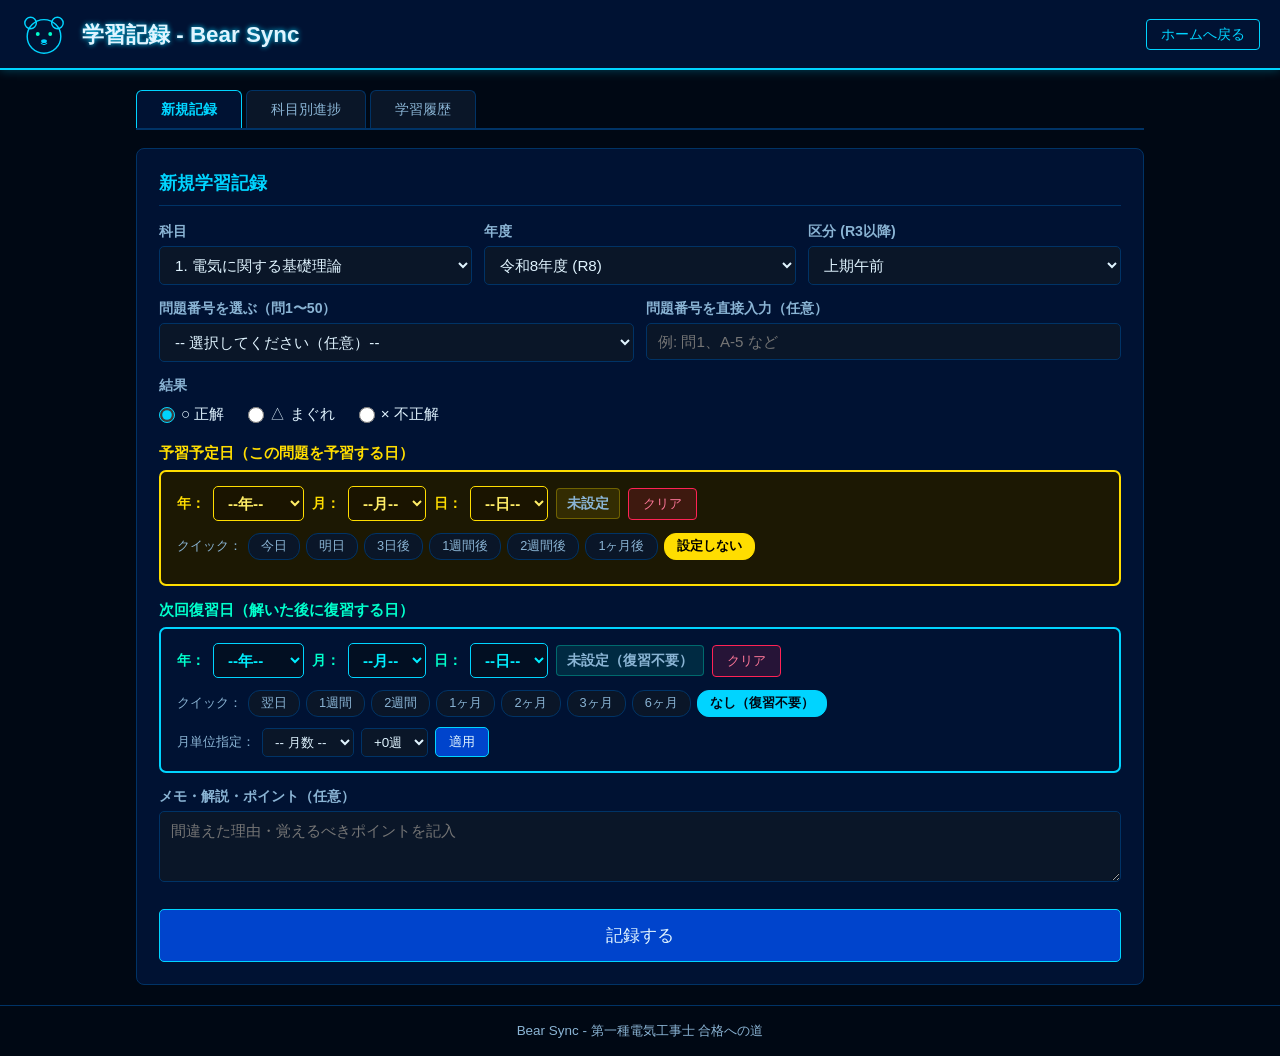
<file: training_log_backup_v3.html>
<!DOCTYPE html>
<html lang="ja">
<head>
<meta charset="UTF-8">
<meta name="viewport" content="width=device-width, initial-scale=1.0">
<title>学習記録 v3 - 第一種電気工事士 Bear Sync</title>
<style>
:root{
  --pb:#00d4ff; --db:#0044cc; --bg:#000814;
  --sf:#001233; --s2:#0a1628;
  --cy:#00ffcc; --ye:#ffdd00;
  --tx:#e0f4ff; --td:#8ab4d4; --br:#003366;
  /* BABYMETAL風の黒と赤 */
  --bm-black:#0d0d0d;
  --bm-red:#e60012;
  --bm-red-dark:#330006;
  --bm-red-glow:rgba(230,0,18,0.6);
  --bm-gold:#d4af37;
}
*{box-sizing:border-box; margin:0; padding:0;}
body{background:var(--bg);color:var(--tx);font-family:"Segoe UI","Meiryo",sans-serif;font-size:15px;}
header{background:var(--sf);padding:10px 20px;display:flex;align-items:center;border-bottom:2px solid var(--pb);box-shadow:0 0 10px rgba(0,212,255,.3);}
.bear{width:48px;height:48px;margin-right:14px;}
header h1{font-size:1.4rem;text-shadow:0 0 5px var(--pb);}
.hlink{margin-left:auto;background:transparent;color:var(--pb);border:1px solid var(--pb);padding:5px 14px;border-radius:4px;text-decoration:none;font-size:.88rem;}
.wrap{max-width:1040px;margin:20px auto;padding:0 16px;}
/* タブ */
.tabs{display:flex;border-bottom:2px solid var(--br);margin-bottom:0;}
.tab{padding:9px 24px;cursor:pointer;background:var(--s2);border:1px solid var(--br);border-bottom:none;border-radius:6px 6px 0 0;font-size:.9rem;color:var(--td);margin-right:4px;user-select:none;}
.tab.on{background:var(--sf);color:var(--pb);border-color:var(--pb);font-weight:bold;}
.tc{display:none;padding-top:18px;}
.tc.on{display:block;}
/* カード */
.card{background:var(--sf);border:1px solid var(--br);border-radius:8px;padding:22px;margin-bottom:20px;}
.card h2{color:var(--pb);margin-bottom:16px;padding-bottom:10px;border-bottom:1px solid var(--br);font-size:1.1rem;}
/* フォームグループ */
.fg{margin-bottom:14px;}
.fg>label{display:block;margin-bottom:5px;color:var(--td);font-size:.88rem;font-weight:bold;}
/* コントロール */
select,input[type=text],textarea{
  width:100%;padding:9px 11px;
  background:var(--s2);color:var(--tx);
  border:1px solid var(--br);border-radius:5px;
  font-size:.95rem;font-family:inherit;
}
select:focus,input[type=text]:focus,textarea:focus{
  outline:none;border-color:var(--pb);box-shadow:0 0 6px rgba(0,212,255,.4);
}
/* グリッド */
.g3{display:grid;grid-template-columns:1fr 1fr 1fr;gap:12px;}
.g2{display:grid;grid-template-columns:1fr 1fr;gap:12px;}
/* ラジオ */
.rg{display:flex;gap:24px;flex-wrap:wrap;padding:4px 0;}
.rg label{display:flex;align-items:center;cursor:pointer;font-size:.95rem;gap:6px;}
.rg input[type=radio]{cursor:pointer;accent-color:var(--pb);width:16px;height:16px;}
/* ボタン */
.btn{background:var(--db);color:var(--tx);border:1px solid var(--pb);padding:9px 20px;border-radius:5px;cursor:pointer;font-size:.9rem;font-family:inherit;}
.btn:hover{background:var(--pb);color:var(--bg);}
.bsub{width:100%;font-size:1.05rem;padding:14px;margin-top:10px;}
.bsub.btn-error{background:#800000;border-color:#ff1a40;color:#fff;cursor:not-allowed;}
.bdel{background:transparent;color:#f44;border:1px solid #f44;padding:3px 9px;font-size:.78rem;border-radius:4px;cursor:pointer;font-family:inherit;}
/* 日付ボックス */
.dbox{border-radius:7px;padding:14px 16px;margin-top:6px;}
.dbox.Y{background:rgba(30,25,0,.95);border:2px solid var(--ye);}
.dbox.B{background:rgba(0,18,51,.95);border:2px solid var(--pb);}
/* 年月日セレクター */
.dsel-row{display:flex;align-items:center;gap:8px;flex-wrap:wrap;margin-bottom:12px;}
.dsel-row>label{font-weight:bold;font-size:.88rem;white-space:nowrap;}
.dbox.Y .dsel-row>label{color:var(--ye);}
.dbox.B .dsel-row>label{color:var(--cy);}
.dsel-row select{width:auto;padding:7px 10px;font-size:.95rem;font-weight:bold;}
.dbox.Y .dsel-row select{color:#ffee66;background:#1a1400;border-color:var(--ye);}
.dbox.B .dsel-row select{color:#00eeff;background:#020f22;border-color:var(--pb);}
.dlb{font-size:.9rem;font-weight:bold;padding:5px 10px;border-radius:4px;white-space:nowrap;}
.dbox.Y .dlb{color:var(--ye);background:rgba(255,221,0,.1);border:1px solid rgba(255,221,0,.3);}
.dbox.B .dlb{color:#00ffcc;background:rgba(0,255,204,.1);border:1px solid rgba(0,255,204,.3);}
.bclr{padding:6px 14px;font-size:.82rem;background:rgba(255,34,85,.15);border:1px solid #f25;color:#f79;border-radius:4px;cursor:pointer;font-family:inherit;}
/* クイックボタン */
.qr{display:flex;gap:6px;align-items:center;flex-wrap:wrap;margin-bottom:10px;}
.ql{font-size:.8rem;color:var(--td);white-space:nowrap;}
.qb{padding:4px 12px;border-radius:12px;cursor:pointer;font-size:.8rem;font-family:inherit;background:var(--s2);color:var(--td);border:1px solid var(--br);}
.qb:hover{background:rgba(0,212,255,.15);border-color:var(--pb);color:var(--tx);}
.dbox.Y .qb.on{background:var(--ye);color:#000;border-color:var(--ye);font-weight:bold;}
.dbox.B .qb.on{background:var(--pb);color:var(--bg);border-color:var(--pb);font-weight:bold;}
.qb.nb.on{background:#555;color:var(--tx);border-color:#888;}
/* 月単位指定行 */
.mr{display:flex;gap:7px;align-items:center;flex-wrap:wrap;margin-top:6px;}
.mr select{width:auto;padding:5px 8px;font-size:.84rem;}
/* テーブル */
table{width:100%;border-collapse:collapse;margin-top:10px;font-size:.82rem;}
th,td{border:1px solid var(--br);padding:7px 9px;text-align:left;vertical-align:middle;}
th{background:var(--s2);color:var(--pb);font-size:.8rem;white-space:nowrap;}
tr:hover td{background:rgba(0,212,255,.03);}

/* ===== インライン編集セル＆ポップアップ（BABYMETAL風 黒×赤） ===== */
.ec{position:relative;white-space:nowrap;min-width:80px;cursor:pointer;}
.ec-d{display:inline-block;padding:2px 4px;border-radius:4px;transition:background .2s;}
.ec:hover .ec-d{background:rgba(230,0,18,.15);}
.ed-popup{
  display:none;
  position:absolute;
  left:0;
  top:100%;
  z-index:400;
  background:linear-gradient(135deg, #0d0d0d 0%, #220005 100%);
  border:2px solid var(--bm-red);
  border-radius:8px;
  padding:14px 16px;
  min-width:330px;
  box-shadow:0 8px 25px rgba(230,0,18,.5);
}
.edr{display:flex;gap:7px;align-items:center;flex-wrap:wrap;margin-bottom:10px;}
.edr select{
  width:auto;
  padding:6px 9px;
  background:#140003;
  color:#fff;
  border:1px solid var(--bm-red);
  border-radius:5px;
  font-size:.9rem;
  font-weight:bold;
}
.edr select:focus{outline:none;box-shadow:0 0 8px var(--bm-red);}
.eok{
  background:var(--bm-red)!important;
  color:#fff!important;
  border:1px solid #ff4466!important;
  font-weight:bold;
  padding:5px 15px!important;
  border-radius:4px;
  cursor:pointer;
  font-family:inherit;
}
.eok:hover{background:#ff1a40!important;box-shadow:0 0 10px var(--bm-red);}
.eno{
  padding:5px 12px;
  font-size:.82rem;
  background:#222;
  color:#aaa;
  border:1px solid #555;
  border-radius:4px;
  cursor:pointer;
  font-family:inherit;
}
.eno:hover{background:#333;color:#fff;}
.ecl{
  padding:5px 12px;
  font-size:.82rem;
  background:transparent;
  color:#bbb;
  border:1px solid #666;
  border-radius:4px;
  cursor:pointer;
  font-family:inherit;
}
.ecl:hover{background:rgba(255,255,255,.1);color:#fff;}

/* 進捗 */
.pw{background:var(--s2);border-radius:4px;height:12px;overflow:hidden;border:1px solid var(--br);margin-top:3px;}
.pf{height:100%;background:var(--pb);width:0;transition:width .5s;}
.sr{margin-bottom:12px;}
/* フィルター */
.fr{display:flex;gap:8px;margin-bottom:14px;flex-wrap:wrap;align-items:center;}
.fr select,.fr input[type=text]{width:auto;padding:5px 9px;}
.fr input[type=text]{min-width:100px;max-width:140px;}
/* 予習日期限切れ警告 */
.row-overdue td{background:rgba(255,40,40,.09)!important;}
.row-overdue:hover td{background:rgba(255,40,40,.15)!important;}
.w-badge{display:inline-block;background:#c62828;color:#fff;padding:1px 6px;border-radius:4px;font-size:.72rem;font-weight:bold;margin-right:4px;vertical-align:middle;}
.pd-overdue{color:#ff6666!important;font-weight:bold;}
.pd-today{color:#ffdd00!important;font-weight:bold;}
.pd-future{color:var(--ye);}
/* 警告バナー */
.warn-banner{background:rgba(200,0,0,.18);border:1px solid #c62828;border-radius:7px;padding:10px 16px;margin-bottom:14px;display:flex;align-items:center;gap:10px;font-size:.9rem;}
.warn-banner strong{color:#ff6666;}

/* ===== BABYMETAL風 黒×赤 重複エラーボックス ===== */
.dup-error-box{
  display:none;
  background:linear-gradient(135deg, var(--bm-black) 0%, var(--bm-red-dark) 100%);
  border:2px solid var(--bm-red);
  border-radius:8px;
  padding:14px 18px;
  margin:14px 0;
  box-shadow:0 0 20px var(--bm-red-glow), inset 0 0 10px rgba(230,0,18,.3);
  animation:bmPulse 1.8s infinite ease-in-out;
}
@keyframes bmPulse{
  0%{box-shadow:0 0 12px rgba(230,0,18,.4), inset 0 0 6px rgba(230,0,18,.2);}
  50%{box-shadow:0 0 26px rgba(230,0,18,.9), inset 0 0 14px rgba(230,0,18,.4);}
  100%{box-shadow:0 0 12px rgba(230,0,18,.4), inset 0 0 6px rgba(230,0,18,.2);}
}
.dup-error-head{
  color:var(--bm-red);
  font-weight:900;
  font-size:1.02rem;
  letter-spacing:1px;
  display:flex;
  align-items:center;
  gap:8px;
  margin-bottom:6px;
  text-shadow:0 0 8px var(--bm-red);
}
.dup-error-body{
  color:#fff;
  font-size:.92rem;
  line-height:1.5;
}
.dup-highlight{
  color:#ff4466;
  font-weight:bold;
  background:rgba(230,0,18,.2);
  padding:2px 6px;
  border-radius:4px;
  border:1px solid rgba(230,0,18,.4);
}
.dup-prev-date{
  color:var(--bm-gold);
  font-weight:bold;
}

footer{text-align:center;padding:16px;color:var(--td);font-size:.84rem;border-top:1px solid var(--br);margin-top:20px;}
</style>
</head>
<body>
<header>
<svg viewBox="0 0 100 100" class="bear" xmlns="http://www.w3.org/2000/svg">
  <circle cx="50" cy="55" r="35" fill="none" stroke="var(--pb)" stroke-width="3"/>
  <circle cx="22" cy="27" r="12" fill="none" stroke="var(--pb)" stroke-width="3"/>
  <circle cx="78" cy="27" r="12" fill="none" stroke="var(--pb)" stroke-width="3"/>
  <circle cx="37" cy="50" r="4" fill="var(--cy)"/>
  <circle cx="63" cy="50" r="4" fill="var(--cy)"/>
  <ellipse cx="50" cy="65" rx="6" ry="4" fill="var(--pb)"/>
  <path d="M44 70 Q50 75 56 70" fill="none" stroke="var(--pb)" stroke-width="2" stroke-linecap="round"/>
</svg>
<h1>学習記録 - Bear Sync</h1>
<a href="index.html" class="hlink">ホームへ戻る</a>
</header>

<div class="wrap">
<div class="tabs">
  <div class="tab on" id="t0">新規記録</div>
  <div class="tab"    id="t1">科目別進捗</div>
  <div class="tab"    id="t2">学習履歴</div>
</div>

<!-- ===== タブ0: 新規記録 ===== -->
<div class="tc on" id="tc0">
<div class="card">
<h2>新規学習記録</h2>

<!-- 科目・年度・区分 -->
<div class="g3">
  <div class="fg">
    <label>科目</label>
    <select id="fS">
      <option value="電気に関する基礎理論">1. 電気に関する基礎理論</option>
      <option value="配電理論及び配線設計">2. 配電理論及び配線設計</option>
      <option value="電気応用">3. 電気応用</option>
      <option value="電気機器・蓄電池・配線器具・電気工事用の材料及び工具並びに受電設備">4. 電気機器・配線器具・工具</option>
      <option value="電気工事の施工方法">5. 電気工事の施工方法</option>
      <option value="自家用電気工作物の検査方法">6. 自家用電気工作物の検査方法</option>
      <option value="配線図">7. 配線図</option>
      <option value="発電施設・送電施設及び変電施設の基礎的な構造及び特性">8. 発電・送電・変電施設</option>
      <option value="一般用電気工作物及び自家用電気工作物の保安">9. 一般用・自家用電気工作物の保安</option>
    </select>
  </div>
  <div class="fg">
    <label>年度</label>
    <select id="fY">
      <option value="R8">令和8年度 (R8)</option>
      <option value="R7">令和7年度 (R7)</option>
      <option value="R6">令和6年度 (R6)</option>
      <option value="R5">令和5年度 (R5)</option>
      <option value="R4">令和4年度 (R4)</option>
      <option value="R3">令和3年度 (R3)</option>
      <option value="R2">令和2年度 (R2)</option>
      <option value="R1">令和元年度 (R1)</option>
      <option value="H30">平成30年度 (H30)</option>
      <option value="H29">平成29年度 (H29)</option>
      <option value="H28">平成28年度 (H28)</option>
      <option value="H27">平成27年度 (H27)</option>
      <option value="H26">平成26年度 (H26)</option>
      <option value="H25">平成25年度 (H25)</option>
    </select>
  </div>
  <div class="fg">
    <label>区分 (R3以降)</label>
    <select id="fP">
      <option value="上期午前">上期午前</option>
      <option value="上期午後">上期午後</option>
      <option value="下期午前">下期午前</option>
      <option value="下期午後">下期午後</option>
      <option value="-">なし (H25-R2)</option>
    </select>
  </div>
</div>

<!-- 問題番号 -->
<div class="g2">
  <div class="fg">
    <label>問題番号を選ぶ（問1〜50）</label>
    <select id="fQ">
      <option value="">-- 選択してください（任意）--</option>
    </select>
  </div>
  <div class="fg">
    <label>問題番号を直接入力（任意）</label>
    <input type="text" id="fQT" placeholder="例: 問1、A-5 など">
  </div>
</div>

<!-- 重複エラー表示エリア（BABYMETAL風 黒×赤） -->
<div id="dupErrorBox" class="dup-error-box">
  <div class="dup-error-head">
    <span>💀 警告：同じ問題がすでに登録されています！ (DUPLICATE ERROR)</span>
  </div>
  <div id="dupErrorBody" class="dup-error-body">
    入力された問題はすでに学習記録に存在します。
  </div>
</div>

<!-- 結果 -->
<div class="fg">
  <label>結果</label>
  <div class="rg">
    <label><input type="radio" name="fR" value="○" id="rOK" checked> ○ 正解</label>
    <label><input type="radio" name="fR" value="△" id="rHF"> △ まぐれ</label>
    <label><input type="radio" name="fR" value="×" id="rNG"> × 不正解</label>
  </div>
</div>

<!-- 予習予定日（黄色） -->
<div class="fg">
  <label style="color:var(--ye);font-size:.95rem;">予習予定日（この問題を予習する日）</label>
  <div class="dbox Y" id="pdBox">
    <div class="dsel-row">
      <label>年：</label>
      <select id="pdY"><option value="0">--年--</option></select>
      <label>月：</label>
      <select id="pdM"><option value="0">--月--</option></select>
      <label>日：</label>
      <select id="pdD"><option value="0">--日--</option></select>
      <span id="pdLb" class="dlb">未設定</span>
      <button type="button" class="bclr" id="bPCLR">クリア</button>
    </div>
    <div class="qr">
      <span class="ql">クイック：</span>
      <button type="button" class="qb" id="pp0">今日</button>
      <button type="button" class="qb" id="pp1">明日</button>
      <button type="button" class="qb" id="pp3">3日後</button>
      <button type="button" class="qb" id="pp7">1週間後</button>
      <button type="button" class="qb" id="pp14">2週間後</button>
      <button type="button" class="qb" id="pp30">1ヶ月後</button>
      <button type="button" class="qb nb" id="ppNone">設定しない</button>
    </div>
  </div>
</div>

<!-- 次回復習日（青） -->
<div class="fg">
  <label style="color:var(--cy);font-size:.95rem;">次回復習日（解いた後に復習する日）</label>
  <div class="dbox B" id="rdBox">
    <div class="dsel-row">
      <label>年：</label>
      <select id="rdY"><option value="0">--年--</option></select>
      <label>月：</label>
      <select id="rdM"><option value="0">--月--</option></select>
      <label>日：</label>
      <select id="rdD"><option value="0">--日--</option></select>
      <span id="rdLb" class="dlb">未設定（復習不要）</span>
      <button type="button" class="bclr" id="bRCLR">クリア</button>
    </div>
    <div class="qr">
      <span class="ql">クイック：</span>
      <button type="button" class="qb" id="rb1d">翌日</button>
      <button type="button" class="qb" id="rb7d">1週間</button>
      <button type="button" class="qb" id="rb14d">2週間</button>
      <button type="button" class="qb" id="rb1m">1ヶ月</button>
      <button type="button" class="qb" id="rb2m">2ヶ月</button>
      <button type="button" class="qb" id="rb3m">3ヶ月</button>
      <button type="button" class="qb" id="rb6m">6ヶ月</button>
      <button type="button" class="qb nb" id="rbNone">なし（復習不要）</button>
    </div>
    <div class="mr">
      <span class="ql">月単位指定：</span>
      <select id="fMo">
        <option value="0">-- 月数 --</option>
        <option value="1">1ヶ月後</option><option value="2">2ヶ月後</option>
        <option value="3">3ヶ月後</option><option value="4">4ヶ月後</option>
        <option value="5">5ヶ月後</option><option value="6">6ヶ月後</option>
        <option value="7">7ヶ月後</option><option value="8">8ヶ月後</option>
        <option value="9">9ヶ月後</option><option value="10">10ヶ月後</option>
        <option value="11">11ヶ月後</option><option value="12">12ヶ月後</option>
      </select>
      <select id="fWk">
        <option value="0">+0週</option><option value="1">+1週</option>
        <option value="2">+2週</option><option value="3">+3週</option>
      </select>
      <button type="button" class="btn" id="bMA" style="padding:5px 13px;font-size:.83rem;">適用</button>
    </div>
  </div>
</div>

<!-- メモ -->
<div class="fg">
  <label>メモ・解説・ポイント（任意）</label>
  <textarea id="fMM" rows="3" placeholder="間違えた理由・覚えるべきポイントを記入"></textarea>
</div>

<button type="button" class="btn bsub" id="bSUB">記録する</button>
</div>
</div>

<!-- ===== タブ1: 科目別進捗 ===== -->
<div class="tc" id="tc1">
<div class="card">
  <h2>科目別正解率</h2>
  <div id="dash"></div>
</div>
</div>

<!-- ===== タブ2: 学習履歴 ===== -->
<div class="tc" id="tc2">
<div class="card">
  <h2>学習履歴</h2>
  <!-- 警告バナー（JS で制御） -->
  <div id="warnBanner" class="warn-banner" style="display:none;">
    <span style="font-size:1.3rem;">⚠</span>
    <div><strong id="warnCount">0件</strong>の予習が期限切れです。予習日フィルター「期限切れ」で確認してください。</div>
  </div>
  <!-- フィルター行 -->
  <div class="fr">
    <select id="fFS"><option value="">全科目</option></select>
    <select id="fFR">
      <option value="">全結果</option>
      <option value="○">○のみ</option>
      <option value="△">△のみ</option>
      <option value="×">×のみ</option>
    </select>
    <select id="fFY">
      <option value="">全年度</option>
      <option value="R8">R8</option><option value="R7">R7</option>
      <option value="R6">R6</option><option value="R5">R5</option>
      <option value="R4">R4</option><option value="R3">R3</option>
      <option value="R2">R2</option><option value="R1">R1</option>
      <option value="H30">H30</option><option value="H29">H29</option>
      <option value="H28">H28</option><option value="H27">H27</option>
      <option value="H26">H26</option><option value="H25">H25</option>
    </select>
    <input type="text" id="fFQ" placeholder="問番号で検索">
    <select id="fFPD">
      <option value="">予習日: すべて</option>
      <option value="overdue">⚠ 期限切れ</option>
      <option value="today">今日</option>
      <option value="future">未来（予定）</option>
      <option value="unset">未設定</option>
    </select>
    <button type="button" class="btn" id="bCSV" style="padding:5px 13px;font-size:.83rem;">CSV出力</button>
  </div>
  <div style="overflow-x:auto;">
  <table>
  <thead><tr>
    <th>記録日</th><th>科目</th><th>年度/区分</th><th>問番号</th>
    <th>結果</th><th>予習予定日 ✎</th><th>次回復習日 ✎</th><th>メモ</th><th>操作</th>
  </tr></thead>
  <tbody id="TB"></tbody>
  </table>
  </div>
</div>
</div>

</div><!-- .wrap -->
<footer>Bear Sync - 第一種電気工事士 合格への道</footer>

<script>
/* ============================================================
   定数
============================================================ */
var KEY  = 'denkoji1_training_log';
var OLD  = ['H25','H26','H27','H28','H29','H30','R1','R2'];
var SUBS = [
  '電気に関する基礎理論',
  '配電理論及び配線設計',
  '電気応用',
  '電気機器・蓄電池・配線器具・電気工事用の材料及び工具並びに受電設備',
  '電気工事の施工方法',
  '自家用電気工作物の検査方法',
  '配線図',
  '発電施設・送電施設及び変電施設の基礎的な構造及び特性',
  '一般用電気工作物及び自家用電気工作物の保安'
];

/* ============================================================
   LocalStorage
============================================================ */
function load(){
  try{ return JSON.parse(localStorage.getItem(KEY) || '[]'); }
  catch(e){ return []; }
}
function store(d){ localStorage.setItem(KEY, JSON.stringify(d)); }
function refresh(d){ store(d); drawDash(); drawTable(); checkDuplicateLive(); }

/* ============================================================
   日付ユーティリティ
============================================================ */
/* days日 + months月 + weeks週後の Date オブジェクト */
function addD(days, months, weeks){
  var d = new Date();
  if(months > 0) d.setMonth(d.getMonth() + months);
  if(weeks  > 0) d.setDate(d.getDate() + weeks * 7);
  if(days   > 0) d.setDate(d.getDate() + days);
  return d;
}

/* Date → YYYY-MM-DD */
function toYMD(d){
  var y = d.getFullYear();
  var m = String(d.getMonth() + 1).padStart(2,'0');
  var day = String(d.getDate()).padStart(2,'0');
  return y + '-' + m + '-' + day;
}

/* YYYY-MM-DD → 「M月D日」 */
function jpDate(ds){
  if(!ds) return '未設定';
  var parts = ds.split('-');
  var y = parseInt(parts[0]);
  var m = parseInt(parts[1]);
  var d = parseInt(parts[2]);
  var nowY = new Date().getFullYear();
  return y === nowY ? m + '月' + d + '日' : y + '年' + m + '月' + d + '日';
}

/* ============================================================
   年月日ドロップダウン 初期化・操作
============================================================ */

/* 年セレクト初期化（今年〜今年+4） */
function initYearSel(selId){
  var sel = document.getElementById(selId);
  var ty  = new Date().getFullYear();
  for(var y = ty - 1; y <= ty + 4; y++){
    var o = document.createElement('option');
    o.value = y; o.textContent = y + '年';
    sel.appendChild(o);
  }
}

/* 月セレクト初期化（1〜12） */
function initMonthSel(selId){
  var sel = document.getElementById(selId);
  for(var m = 1; m <= 12; m++){
    var o = document.createElement('option');
    o.value = m; o.textContent = m + '月';
    sel.appendChild(o);
  }
}

/* 月末日を計算して日セレクトを更新 */
function updateDaySel(yId, mId, dId){
  var y   = parseInt(document.getElementById(yId).value);
  var m   = parseInt(document.getElementById(mId).value);
  var dSel= document.getElementById(dId);
  var cur = parseInt(dSel.value) || 1;
  dSel.innerHTML = '<option value="0">--日--</option>';
  if(y === 0 || m === 0) return;
  var maxD = new Date(y, m, 0).getDate(); /* 月末日 */
  for(var i = 1; i <= maxD; i++){
    var o = document.createElement('option');
    o.value = i; o.textContent = i + '日';
    dSel.appendChild(o);
  }
  dSel.value = Math.min(cur, maxD);
}

/* セレクトから YYYY-MM-DD を取得（未設定の場合 null） */
function selToYMD(yId, mId, dId){
  var y = parseInt(document.getElementById(yId).value);
  var m = parseInt(document.getElementById(mId).value);
  var d = parseInt(document.getElementById(dId).value);
  if(y === 0 || m === 0 || d === 0) return null;
  return y + '-' + String(m).padStart(2,'0') + '-' + String(d).padStart(2,'0');
}

/* Date → セレクトに設定 */
function setSelFromDate(yId, mId, dId, dt){
  var y = dt.getFullYear();
  var m = dt.getMonth() + 1;
  var d = dt.getDate();
  document.getElementById(yId).value = y;
  document.getElementById(mId).value = m;
  updateDaySel(yId, mId, dId);
  document.getElementById(dId).value = d;
}

/* セレクトをクリア（--選択--に戻す） */
function clearSel(yId, mId, dId){
  document.getElementById(yId).value = 0;
  document.getElementById(mId).value = 0;
  document.getElementById(dId).innerHTML = '<option value="0">--日--</option>';
}

/* ============================================================
   予習日 UI
============================================================ */
function updatePdLabel(){
  var ds  = selToYMD('pdY','pdM','pdD');
  var lb  = document.getElementById('pdLb');
  lb.textContent = ds ? jpDate(ds) : '未設定';
  lb.style.color = ds ? 'var(--ye)' : 'var(--td)';
  /* ボタンの active リセット */
  document.getElementById('pdBox').querySelectorAll('.qb').forEach(function(b){ b.classList.remove('on'); });
}

function setPdFromDate(dt){
  setSelFromDate('pdY','pdM','pdD', dt);
  updatePdLabel();
}

function clearPd(){
  clearSel('pdY','pdM','pdD');
  updatePdLabel();
  document.getElementById('ppNone').classList.add('on');
}

/* ============================================================
   復習日 UI
============================================================ */
function updateRdLabel(){
  var ds = selToYMD('rdY','rdM','rdD');
  var lb = document.getElementById('rdLb');
  lb.textContent = ds ? jpDate(ds) : '未設定（復習不要）';
  lb.style.color = ds ? 'var(--cy)' : 'var(--td)';
  document.getElementById('rdBox').querySelectorAll('.qb').forEach(function(b){ b.classList.remove('on'); });
}

function setRdFromDate(dt){
  setSelFromDate('rdY','rdM','rdD', dt);
  updateRdLabel();
}

function clearRd(){
  clearSel('rdY','rdM','rdD');
  updateRdLabel();
  document.getElementById('rbNone').classList.add('on');
}

/* ============================================================
   初期化: 年月日セレクトのオプションを生成
============================================================ */
initYearSel('pdY'); initMonthSel('pdM');
initYearSel('rdY'); initMonthSel('rdM');

/* 月変更時に日セレクトを更新 */
document.getElementById('pdY').addEventListener('change', function(){ updateDaySel('pdY','pdM','pdD'); updatePdLabel(); });
document.getElementById('pdM').addEventListener('change', function(){ updateDaySel('pdY','pdM','pdD'); updatePdLabel(); });
document.getElementById('pdD').addEventListener('change', function(){ updatePdLabel(); });
document.getElementById('rdY').addEventListener('change', function(){ updateDaySel('rdY','rdM','rdD'); updateRdLabel(); });
document.getElementById('rdM').addEventListener('change', function(){ updateDaySel('rdY','rdM','rdD'); updateRdLabel(); });
document.getElementById('rdD').addEventListener('change', function(){ updateRdLabel(); });

/* ============================================================
   予習日クイックボタン
============================================================ */
document.getElementById('bPCLR').addEventListener('click', function(){ clearPd(); });
document.getElementById('ppNone').addEventListener('click', function(){ clearPd(); });

var pPresets = [
  ['pp0',  0, 0, 0],
  ['pp1',  1, 0, 0],
  ['pp3',  3, 0, 0],
  ['pp7',  7, 0, 0],
  ['pp14',14, 0, 0],
  ['pp30', 0, 1, 0]
];
pPresets.forEach(function(p){
  document.getElementById(p[0]).addEventListener('click', function(){
    setPdFromDate(addD(p[1], p[2], p[3]));
    var btn = document.getElementById(p[0]);
    document.getElementById('pdBox').querySelectorAll('.qb').forEach(function(b){ b.classList.remove('on'); });
    btn.classList.add('on');
  });
});

/* ============================================================
   復習日クイックボタン
============================================================ */
document.getElementById('bRCLR').addEventListener('click', function(){ clearRd(); });
document.getElementById('rbNone').addEventListener('click', function(){ clearRd(); });

var rPresets = [
  ['rb1d',  1, 0, 0],
  ['rb7d',  7, 0, 0],
  ['rb14d',14, 0, 0],
  ['rb1m',  0, 1, 0],
  ['rb2m',  0, 2, 0],
  ['rb3m',  0, 3, 0],
  ['rb6m',  0, 6, 0]
];
rPresets.forEach(function(p){
  document.getElementById(p[0]).addEventListener('click', function(){
    setRdFromDate(addD(p[1], p[2], p[3]));
    var btn = document.getElementById(p[0]);
    document.getElementById('rdBox').querySelectorAll('.qb').forEach(function(b){ b.classList.remove('on'); });
    btn.classList.add('on');
  });
});

/* 月単位「適用」ボタン */
document.getElementById('bMA').addEventListener('click', function(){
  var m = parseInt(document.getElementById('fMo').value);
  var w = parseInt(document.getElementById('fWk').value);
  if(m === 0 && w === 0){ alert('月数または週数を選択してください'); return; }
  setRdFromDate(addD(0, m, w));
});

/* ============================================================
   年度変更 → 区分セレクト更新
============================================================ */
document.getElementById('fY').addEventListener('change', function(){
  var isOld = OLD.indexOf(this.value) >= 0;
  var fP = document.getElementById('fP');
  fP.disabled = isOld;
  if(isOld) fP.value = '-';
  else if(fP.value === '-') fP.value = '上期午前';
  checkDuplicateLive();
});

/* ============================================================
   問題番号セレクト初期化（問1〜50）
============================================================ */
(function(){
  var sel = document.getElementById('fQ');
  for(var i = 1; i <= 50; i++){
    var o = document.createElement('option');
    o.value = '問' + i;
    o.textContent = '問' + i;
    sel.appendChild(o);
  }
})();

/* ============================================================
   結果変更 → 復習日自動プリセット
============================================================ */
document.getElementById('rOK').addEventListener('change', function(){
  if(this.checked){ clearRd(); }
});
document.getElementById('rHF').addEventListener('change', function(){
  if(this.checked){
    setRdFromDate(addD(0,1,0));
    document.getElementById('rdBox').querySelectorAll('.qb').forEach(function(b){ b.classList.remove('on'); });
    document.getElementById('rb1m').classList.add('on');
  }
});
document.getElementById('rNG').addEventListener('change', function(){
  if(this.checked){
    setRdFromDate(addD(1,0,0));
    document.getElementById('rdBox').querySelectorAll('.qb').forEach(function(b){ b.classList.remove('on'); });
    document.getElementById('rb1d').classList.add('on');
  }
});

/* ============================================================
   重複問題チェック（BABYMETAL風 エラー制御）
============================================================ */

/* 問題番号の表記ゆれを吸収する正規化関数 */
function normalizeQNum(qStr){
  if(!qStr) return '';
  /* 全角数字を半角に統一し余分な空白を除去する変数 */
  var s = qStr.trim().replace(/[０-９]/g, function(c){
    return String.fromCharCode(c.charCodeAt(0) - 0xFEE0);
  }).replace(/\s+/g, '');
  /* 「1」など数字のみで入力された場合は「問1」に統一 */
  if(/^([0-9]+)$/.test(s)){
    return '問' + s;
  }
  return s;
}

/* 入力中の問題がすでに登録済みか探す関数（重複レコードを返却） */
function getDuplicateRecord(){
  var sub = document.getElementById('fS').value; /* 選択科目 */
  var yr  = document.getElementById('fY').value; /* 選択年度 */
  var prd = document.getElementById('fP').value; /* 選択区分 */
  var qS  = document.getElementById('fQ').value;  /* プルダウン問題番号 */
  var qT  = document.getElementById('fQT').value.trim(); /* 手入力問題番号 */
  var rawQ = qS || qT; /* 最終的な問題番号 */

  if(!rawQ) return null;
  var normQ = normalizeQNum(rawQ);
  var logs = load(); /* 保存済みレコード配列 */

  for(var i = 0; i < logs.length; i++){
    var log = logs[i];
    var logPrd = (log.period || '-');
    var curPrd = (prd || '-');
    var logQ   = normalizeQNum(log.qNum);

    /* 科目・年度・区分・問題番号が一致するか判定 */
    if(log.subject === sub && log.year === yr && logPrd === curPrd && logQ === normQ){
      return log; /* 重複データが見つかった */
    }
  }
  return null;
}

/* リアルタイムで重複を検知して画面に警告を表示する関数 */
function checkDuplicateLive(){
  var dupLog = getDuplicateRecord();
  var errBox = document.getElementById('dupErrorBox');
  var errBody= document.getElementById('dupErrorBody');
  var subBtn = document.getElementById('bSUB');

  if(dupLog){
    /* 重複がある場合: BABYMETAL風の黒×赤エラーボックスを表示 */
    var prText = (dupLog.period && dupLog.period !== '-') ? ' ' + dupLog.period : '';
    errBody.innerHTML =
      'この問題（<span class="dup-highlight">' + dupLog.year + prText + ' ' + (dupLog.qNum || '') + '</span>）は、すでに '
      + '<span class="dup-prev-date">' + dupLog.recordDate + '</span> に結果【<strong>' + dupLog.result + '</strong>】で登録されています！<br>'
      + '※同じ問題を二重登録することはできません。';
    errBox.style.display = 'block';
    subBtn.classList.add('btn-error');
    subBtn.textContent = '⚠ 同じ問題が登録済みのため記録不可';
  } else {
    /* 重複がない場合: 通常状態へ戻す */
    errBox.style.display = 'none';
    subBtn.classList.remove('btn-error');
    if(subBtn.textContent === '⚠ 同じ問題が登録済みのため記録不可'){
      subBtn.textContent = '記録する';
    }
  }
}

/* 入力欄の変更イベントを監視して即時判定 */
document.getElementById('fS').addEventListener('change', checkDuplicateLive);
document.getElementById('fP').addEventListener('change', checkDuplicateLive);
document.getElementById('fQ').addEventListener('change', function(){
  /* プルダウンを選んだら手入力欄をクリア */
  if(this.value) document.getElementById('fQT').value = '';
  checkDuplicateLive();
});
document.getElementById('fQT').addEventListener('input', function(){
  /* 手入力したらプルダウンをリセット */
  if(this.value.trim()) document.getElementById('fQ').value = '';
  checkDuplicateLive();
});

/* ============================================================
   フォーム送信（重複時は厳格にブロック）
============================================================ */
document.getElementById('bSUB').addEventListener('click', function(){
  var qS = document.getElementById('fQ').value;
  var qT = document.getElementById('fQT').value.trim();
  var qNum = qS || qT || '';

  /* 1. 問題番号の未入力チェック */
  if(!qNum){
    alert('【入力エラー】問題番号を選択するか、直接入力してください。');
    document.getElementById('fQ').focus();
    return;
  }

  /* 2. 重複チェック */
  var dupLog = getDuplicateRecord();
  if(dupLog){
    var prText = (dupLog.period && dupLog.period !== '-') ? ' ' + dupLog.period : '';
    /* BABYMETAL風の黒赤エラーボックスをアニメーション強調 */
    var errBox = document.getElementById('dupErrorBox');
    errBox.style.display = 'block';
    errBox.scrollIntoView({ behavior: 'smooth', block: 'center' });

    alert(
      '【重複エラー】この問題はすでに登録されています！\n\n' +
      '・科目: ' + dupLog.subject + '\n' +
      '・年度/区分: ' + dupLog.year + prText + '\n' +
      '・問題番号: ' + dupLog.qNum + '\n' +
      '・前回の記録日: ' + dupLog.recordDate + ' (結果: ' + dupLog.result + ')\n\n' +
      '同じ問題の二重登録はできません。別の問題番号を指定してください。'
    );
    return;
  }

  /* 3. 重複がない場合のみ新規レコードを保存 */
  var rec = {
    id:             Date.now().toString(),
    subject:        document.getElementById('fS').value,
    year:           document.getElementById('fY').value,
    period:         document.getElementById('fP').value,
    qNum:           qNum,
    result:         document.querySelector('input[name="fR"]:checked').value,
    memo:           document.getElementById('fMM').value,
    recordDate:     toYMD(new Date()),
    previewDate:    selToYMD('pdY','pdM','pdD'),
    nextReviewDate: selToYMD('rdY','rdM','rdD'),
    intervalLevel:  0
  };
  var data = load();
  data.push(rec);
  refresh(data);

  /* 入力欄のリセット */
  document.getElementById('fQ').value  = '';
  document.getElementById('fQT').value = '';
  document.getElementById('fMM').value = '';
  document.getElementById('rOK').checked = true;
  clearPd();
  clearRd();
  document.getElementById('fMo').value = '0';
  document.getElementById('fWk').value = '0';
  checkDuplicateLive();

  /* 完了フラッシュ */
  var b = this;
  b.textContent = '記録しました！';
  b.style.background = '#004422';
  b.style.borderColor = '#00cc66';
  setTimeout(function(){
    b.textContent = '記録する';
    b.style.background = '';
    b.style.borderColor = '';
  }, 1800);
});

/* ============================================================
   テーブル描画 & インライン編集ポップアップ
============================================================ */
function edHTML(fld, log){
  /* インライン編集ポップアップ（年・月・日の3つのセレクトボックス） */
  var h = '<div class="edr">'
        + '<label style="color:#ff4466;font-size:.84rem;font-weight:bold;margin-right:2px;">📅 日付選択:</label>'
        + '<select class="ey" title="年"></select>'
        + '<select class="em" title="月"></select>'
        + '<select class="eday" title="日"></select>'
        + '</div>'
        + '<div class="edr" style="margin-bottom:0;">'
        + '<button type="button" class="eok">確定</button>'
        + '<button type="button" class="eno">未設定/なし</button>'
        + '<button type="button" class="ecl">閉じる</button>'
        + '</div>';
  return h;
}

function setupEdSel(cell, log, fld){
  var ey   = cell.querySelector('.ey');
  var em   = cell.querySelector('.em');
  var eday = cell.querySelector('.eday'); /* 「日」セレクト（クラス名競合を解消） */

  /* 年選択肢（今年-1 〜 今年+4） */
  var ty = new Date().getFullYear();
  ey.innerHTML = '<option value="0">--年--</option>';
  for(var y = ty - 1; y <= ty + 4; y++) ey.innerHTML += '<option value="'+y+'">'+y+'年</option>';

  /* 月選択肢（1〜12月） */
  em.innerHTML = '<option value="0">--月--</option>';
  for(var m = 1; m <= 12; m++) em.innerHTML += '<option value="'+m+'">'+m+'月</option>';

  /* 日選択肢の更新関数（選択中の年月の日数を正確に反映） */
  function du(){
    var yv = parseInt(ey.value), mv = parseInt(em.value);
    var cur = parseInt(eday.value) || 1;
    eday.innerHTML = '<option value="0">--日--</option>';
    if(yv === 0 || mv === 0) return;
    var max = new Date(yv, mv, 0).getDate(); /* 月末日 */
    for(var i = 1; i <= max; i++) eday.innerHTML += '<option value="'+i+'">'+i+'日</option>';
    eday.value = Math.min(cur, max);
  }
  ey.addEventListener('change', du);
  em.addEventListener('change', du);

  /* 現在値の初期セット（既存の日付があればそれを、なければ本日の日付をデフォルトにする） */
  var cv = log[fld];
  if(cv){
    /* レコードに既存の日付がある場合: その年月日を選択状態にする */
    var parts = cv.split('-');
    ey.value = parseInt(parts[0]); /* 年をセット */
    em.value = parseInt(parts[1]); /* 月をセット */
    du(); /* 月末日を計算して日の選択肢を生成 */
    eday.value = parseInt(parts[2]); /* 日をセット */
  } else {
    /* 未設定の場合: 本日の日付をデフォルト値としてセット */
    var today = new Date();
    ey.value = today.getFullYear();          /* 今日の年をセット */
    em.value = today.getMonth() + 1;         /* 今日の月をセット（0始まりなので+1） */
    du(); /* 月末日を計算して日の選択肢を生成 */
    eday.value = today.getDate();             /* 今日の日にちをセット */
  }
}

function drawTable(){
  var data = load();
  var tb   = document.getElementById('TB');
  var fs   = document.getElementById('fFS').value;    /* 科目フィルター */
  var fr   = document.getElementById('fFR').value;    /* 結果フィルター */
  var fy   = document.getElementById('fFY').value;    /* 年度フィルター */
  var fq   = (document.getElementById('fFQ').value || '').trim().toLowerCase(); /* 問番号テキスト */
  var fpd  = document.getElementById('fFPD').value;   /* 予習日フィルター */
  var td   = toYMD(new Date());                       /* 今日の YYYY-MM-DD */
  tb.innerHTML = '';

  /* 期限切れ件数を全データから集計（フィルターに関係なく） */
  var overdueCount = data.filter(function(l){
    return l.previewDate && l.previewDate < td;
  }).length;
  var banner = document.getElementById('warnBanner');
  var warnCnt = document.getElementById('warnCount');
  if(overdueCount > 0){
    banner.style.display = 'flex';
    warnCnt.textContent  = overdueCount + '件';
  } else {
    banner.style.display = 'none';
  }

  /* ソート（記録日降順） */
  var sorted = data.slice().sort(function(a,b){ return b.recordDate.localeCompare(a.recordDate); });

  sorted.forEach(function(log){
    /* ===== フィルター適用 ===== */
    if(fs && log.subject !== fs) return;
    if(fr && log.result  !== fr) return;
    if(fy && log.year    !== fy) return;
    /* 問番号テキスト: 部分一致（大文字小文字無視） */
    if(fq && !(log.qNum || '').toLowerCase().includes(fq)) return;
    /* 予習日フィルター */
    if(fpd === 'overdue' && !(log.previewDate && log.previewDate < td)) return;
    if(fpd === 'today'   && log.previewDate !== td)                      return;
    if(fpd === 'future'  && !(log.previewDate && log.previewDate > td))  return;
    if(fpd === 'unset'   && log.previewDate)                             return;

    /* ===== 表示内容の準備 ===== */
    var rc = log.result==='○' ? '#0fc' : log.result==='×' ? '#f44' : '#fc0';
    var sn = log.subject.length > 12 ? log.subject.slice(0,12)+'…' : log.subject;
    var pr = (log.period && log.period !== '-') ? ' ' + log.period : '';
    var mn = log.memo ? (log.memo.length > 18 ? log.memo.slice(0,18)+'…' : log.memo) : '-';

    /* 予習日: 期限切れ→赤警告 / 今日→黄 / 未来→黄色 / 未設定→グレー */
    var isOverdue = log.previewDate && log.previewDate < td;
    var isToday   = log.previewDate === td;
    var pdH;
    if(isOverdue){
      pdH = '<span class="pd-overdue"><span class="w-badge">期限切れ</span>'
          + jpDate(log.previewDate) + ' ✎</span>';
    } else if(isToday){
      pdH = '<span class="pd-today">📅 今日 ✎</span>';
    } else if(log.previewDate){
      pdH = '<span class="pd-future">' + jpDate(log.previewDate) + ' ✎</span>';
    } else {
      pdH = '<span style="color:#555;">未設定 ✎</span>';
    }

    var rdH = log.nextReviewDate
      ? '<span style="color:var(--cy);">' + jpDate(log.nextReviewDate) + ' ✎</span>'
      : '<span style="color:#555;">なし ✎</span>';

    var tr = document.createElement('tr');
    /* 期限切れ行に警告クラスを付与 */
    if(isOverdue) tr.className = 'row-overdue';

    tr.innerHTML =
      '<td>'+log.recordDate+'</td>'
      +'<td title="'+log.subject+'">'+sn+'</td>'
      +'<td>'+log.year+pr+'</td>'
      +'<td>'+(log.qNum||'-')+'</td>'
      +'<td style="color:'+rc+';font-weight:bold;text-align:center;">'+log.result+'</td>'
      +'<td class="ec" data-fld="previewDate"><div class="ec-d">'+pdH+'</div><div class="ed-popup">'+edHTML('previewDate',log)+'</div></td>'
      +'<td class="ec" data-fld="nextReviewDate"><div class="ec-d">'+rdH+'</div><div class="ed-popup">'+edHTML('nextReviewDate',log)+'</div></td>'
      +'<td title="'+(log.memo||'')+'">'+mn+'</td>'
      +'<td><button type="button" class="bdel" data-del="'+log.id+'">削除</button></td>';
    tb.appendChild(tr);

    tr.querySelectorAll('.ec').forEach(function(cell){
      var popup = cell.querySelector('.ed-popup');
      cell.style.position = 'relative';

      var fld2 = cell.dataset.fld;
      setupEdSel(popup, log, fld2);

      cell.querySelector('.ec-d').addEventListener('click', function(){
        document.querySelectorAll('.ed-popup').forEach(function(p){ if(p!==popup) p.style.display='none'; });
        popup.style.display = popup.style.display === 'none' ? 'block' : 'none';
      });
      cell.querySelector('.eok').addEventListener('click', function(){
        var yv = parseInt(popup.querySelector('.ey').value);
        var mv = parseInt(popup.querySelector('.em').value);
        var dv = parseInt(popup.querySelector('.eday').value); /* edayクラスから正確に日を取得 */
        if(yv===0 || mv===0 || dv===0){
          alert('【入力エラー】年・月・日をすべて選択してください。');
          return;
        }
        var ds = yv + '-' + String(mv).padStart(2,'0') + '-' + String(dv).padStart(2,'0');
        var d2 = load();
        var i  = d2.findIndex(function(l){ return l.id === log.id; });
        if(i !== -1){
          d2[i][fld2] = ds;
          refresh(d2);
        }
      });
      cell.querySelector('.eno').addEventListener('click', function(){
        var d2 = load();
        var i  = d2.findIndex(function(l){ return l.id === log.id; });
        if(i !== -1){
          d2[i][fld2] = null;
          refresh(d2);
        }
      });
      cell.querySelector('.ecl').addEventListener('click', function(){ popup.style.display='none'; });
    });

    tr.querySelector('.bdel').addEventListener('click', function(){
      if(!confirm('この記録を削除しますか？')) return;
      var id2 = this.dataset.del;
      refresh(load().filter(function(l){ return l.id !== id2; }));
    });
  });
}

/* ============================================================
   ダッシュボード描画
============================================================ */
function drawDash(){
  var data = load();
  var box  = document.getElementById('dash');
  box.innerHTML = '';
  var ta = 0, tok = 0;
  SUBS.forEach(function(s){
    var logs = data.filter(function(l){ return l.subject === s; });
    var tot  = logs.length;
    var ok   = logs.filter(function(l){ return l.result === '○'; }).length;
    ta += tot; tok += ok;
    var rate = tot > 0 ? Math.round(ok / tot * 100) : 0;
    var sh   = s.length > 22 ? s.slice(0,22)+'…' : s;
    var div  = document.createElement('div');
    div.className = 'sr';
    div.innerHTML =
      '<div style="display:flex;justify-content:space-between;font-size:.84rem;margin-bottom:3px;">'
      +'<span title="'+s+'">'+sh+'</span>'
      +'<span style="color:var(--cy);font-weight:bold;">'+ok+'/'+tot+' ('+rate+'%)</span></div>'
      +'<div class="pw"><div class="pf" style="width:'+rate+'%"></div></div>';
    box.appendChild(div);
  });
  var tr2 = ta > 0 ? Math.round(tok/ta*100) : 0;
  var td  = document.createElement('div');
  td.innerHTML =
    '<div style="display:flex;justify-content:space-between;color:var(--cy);font-weight:bold;margin-top:12px;border-top:1px solid var(--br);padding-top:8px;font-size:.95rem;">'
    +'<span>総合正解率</span><span>'+tok+'/'+ta+' ('+tr2+'%)</span></div>'
    +'<div class="pw" style="height:18px;margin-top:5px;">'
    +'<div class="pf" style="width:'+tr2+'%;background:var(--cy);box-shadow:0 0 12px var(--cy);"></div></div>';
  box.appendChild(td);
}

/* ============================================================
   CSV
============================================================ */
document.getElementById('bCSV').addEventListener('click', function(){
  var data = load();
  if(!data.length){ alert('データがありません'); return; }
  var h = ['ID','科目','年度','区分','問題番号','結果','メモ','記録日','予習予定日','次回復習日'];
  var rows = [h.join(',')];
  data.forEach(function(l){
    rows.push([
      l.id,'"'+l.subject+'"',l.year,l.period,l.qNum||'',l.result,
      '"'+(l.memo||'').replace(/"/g,'""')+'"',
      l.recordDate, l.previewDate||'', l.nextReviewDate||''
    ].join(','));
  });
  var blob = new Blob(['\uFEFF'+rows.join('\n')], {type:'text/csv;charset=utf-8;'});
  var url  = URL.createObjectURL(blob);
  var a    = document.createElement('a');
  a.href = url; a.download = 'denkoji1_log.csv'; a.click();
  URL.revokeObjectURL(url);
});

/* ============================================================
   タブ切り替え
============================================================ */
function showTab(n){
  for(var i = 0; i < 3; i++){
    document.getElementById('tc'+i).classList.remove('on');
    document.getElementById('t'+i).classList.remove('on');
  }
  document.getElementById('tc'+n).classList.add('on');
  document.getElementById('t'+n).classList.add('on');
  if(n===0) checkDuplicateLive();
  if(n===1) drawDash();
  if(n===2) drawTable();
}
document.getElementById('t0').addEventListener('click', function(){ showTab(0); });
document.getElementById('t1').addEventListener('click', function(){ showTab(1); });
document.getElementById('t2').addEventListener('click', function(){ showTab(2); });

/* ============================================================
   外側クリックでポップアップを閉じる
============================================================ */
document.addEventListener('click', function(e){
  if(!e.target.closest('.ec'))
    document.querySelectorAll('.ed-popup').forEach(function(p){ p.style.display='none'; });
});

/* ============================================================
   フィルター初期化
============================================================ */
var fFS = document.getElementById('fFS');
SUBS.forEach(function(s){
  var o = document.createElement('option');
  o.value = s;
  o.textContent = s.length > 15 ? s.slice(0,15)+'…' : s;
  o.title = s;
  fFS.appendChild(o);
});
document.getElementById('fFS').addEventListener('change', drawTable);
document.getElementById('fFR').addEventListener('change', drawTable);
document.getElementById('fFY').addEventListener('change', drawTable);
document.getElementById('fFQ').addEventListener('input',  drawTable);
document.getElementById('fFPD').addEventListener('change', drawTable);

/* ============================================================
   初期描画
============================================================ */
clearPd();
clearRd();
drawDash();
drawTable();
checkDuplicateLive();
</script>
</body>
</html>
</file>
<file: style.css>
/*
 * 第一種電気工事士 Bear Sync スタイルシート
 * テーマ: メタバース風ブルー（宇宙・デジタル空間）
 */

:root {
  --primary-blue:   #00d4ff;
  --deep-blue:      #0044cc;
  --dark-bg:        #000814;
  --surface:        #001233;
  --surface2:       #0a1628;
  --accent-cyan:    #00ffcc;
  --accent-purple:  #7b2fff;
  --text:           #e0f4ff;
  --text-dim:       #8ab4d4;
  --border:         #003366;
  --warning:        #ff4d4d;
}

body {
  margin: 0;
  padding: 0;
  font-family: 'Helvetica Neue', Arial, sans-serif;
  background: radial-gradient(circle at 50% 50%, var(--surface2) 0%, var(--dark-bg) 100%);
  color: var(--text);
  min-height: 100vh;
  /* メタバース風のグリッドライン */
  background-image: 
    linear-gradient(rgba(0, 51, 102, 0.3) 1px, transparent 1px),
    linear-gradient(90deg, rgba(0, 51, 102, 0.3) 1px, transparent 1px);
  background-size: 30px 30px;
  animation: gridMove 20s linear infinite;
}

@keyframes gridMove {
  0% { background-position: 0 0; }
  100% { background-position: 30px 30px; }
}

.header {
  background: rgba(0, 18, 51, 0.8);
  backdrop-filter: blur(10px);
  border-bottom: 1px solid var(--primary-blue);
  padding: 1rem 2rem;
  display: flex;
  align-items: center;
  justify-content: center;
  gap: 15px;
  box-shadow: 0 0 20px rgba(0, 212, 255, 0.2);
}

.bear-logo {
  width: 50px;
  height: 50px;
  animation: floatBear 3s ease-in-out infinite;
}

/* クマフロートアニメーション */
@keyframes floatBear {
  0% { transform: translateY(0px); }
  50% { transform: translateY(-5px); }
  100% { transform: translateY(0px); }
}

.site-title {
  font-size: 1.8rem;
  font-weight: bold;
  color: var(--primary-blue);
  text-shadow: 0 0 10px var(--primary-blue), 0 0 20px var(--deep-blue);
  margin: 0;
  animation: glowBlue 2s infinite alternate;
}

/* ブルーグロウアニメーション */
@keyframes glowBlue {
  from { text-shadow: 0 0 5px var(--primary-blue), 0 0 10px var(--deep-blue); }
  to { text-shadow: 0 0 20px var(--primary-blue), 0 0 30px var(--accent-cyan); }
}

.subtitle {
  text-align: center;
  color: var(--accent-cyan);
  font-size: 1rem;
  margin: 10px 0 20px;
  text-shadow: 0 0 5px var(--accent-cyan);
}

.main-container {
  max-width: 900px;
  margin: 0 auto;
  padding: 20px;
}

.card-container {
  display: grid;
  grid-template-columns: repeat(auto-fit, minmax(250px, 1fr));
  gap: 20px;
  margin-bottom: 30px;
}

.card {
  background: rgba(0, 18, 51, 0.7);
  border: 1px solid var(--border);
  border-radius: 12px;
  padding: 20px;
  text-align: center;
  text-decoration: none;
  color: var(--text);
  transition: all 0.3s ease;
  position: relative;
  overflow: hidden;
  box-shadow: 0 4px 6px rgba(0,0,0,0.3);
}

.card:hover {
  transform: translateY(-5px);
  border-color: var(--primary-blue);
  box-shadow: 0 0 15px rgba(0, 212, 255, 0.4);
}

.card::before {
  content: '';
  position: absolute;
  top: -50%; left: -50%; width: 200%; height: 200%;
  background: radial-gradient(circle, rgba(0,255,204,0.1) 0%, transparent 70%);
  opacity: 0;
  transition: opacity 0.3s;
}

.card:hover::before {
  opacity: 1;
}

.card h3 {
  margin-top: 0;
  color: var(--primary-blue);
}

.card.disabled {
  opacity: 0.5;
  pointer-events: none;
  border-style: dashed;
}

.badge {
  background: var(--accent-purple);
  color: white;
  padding: 2px 8px;
  border-radius: 10px;
  font-size: 0.8rem;
  position: absolute;
  top: 10px; right: 10px;
  box-shadow: 0 0 10px var(--accent-purple);
}

.section-title {
  border-bottom: 2px solid var(--primary-blue);
  padding-bottom: 10px;
  margin-top: 40px;
  color: var(--text);
  display: flex;
  align-items: center;
  gap: 10px;
}

.dashboard {
  background: var(--surface2);
  border: 1px solid var(--border);
  border-radius: 12px;
  padding: 20px;
}

.death-meter-container {
  margin-bottom: 20px;
}

.death-meter-label {
  display: flex;
  justify-content: space-between;
  margin-bottom: 5px;
  font-weight: bold;
}

.death-meter-bar {
  background: var(--dark-bg);
  border: 1px solid var(--border);
  height: 20px;
  border-radius: 10px;
  overflow: hidden;
  position: relative;
}

.death-meter-fill {
  background: linear-gradient(90deg, var(--deep-blue), var(--primary-blue), var(--accent-cyan));
  height: 100%;
  width: 0%;
  transition: width 1s ease-in-out;
  box-shadow: 0 0 10px var(--primary-blue);
}

.warning-container {
  background: rgba(255, 77, 77, 0.1);
  border: 1px solid var(--warning);
  color: #ffcccc;
  padding: 15px;
  border-radius: 8px;
  margin-bottom: 20px;
  display: none;
  animation: pulseNeon 2s infinite alternate;
}

/* ネオンパルスアニメーション */
@keyframes pulseNeon {
  from { box-shadow: 0 0 5px rgba(255, 77, 77, 0.2); }
  to { box-shadow: 0 0 15px rgba(255, 77, 77, 0.5); }
}

.subject-progress {
  display: grid;
  grid-template-columns: repeat(auto-fit, minmax(200px, 1fr));
  gap: 15px;
}

.subject-item {
  font-size: 0.9rem;
}

.subject-bar-bg {
  background: var(--dark-bg);
  height: 8px;
  border-radius: 4px;
  margin-top: 5px;
  overflow: hidden;
}

.subject-bar-fill {
  background: var(--accent-cyan);
  height: 100%;
  width: 0%;
}

.footer {
  text-align: center;
  padding: 20px;
  color: var(--text-dim);
  font-size: 0.9rem;
  border-top: 1px solid var(--border);
  margin-top: 40px;
}

/* 過去問画面などのコンポーネント (準備) */
.theme-details { margin-bottom: 15px; border: 1px solid var(--border); border-radius: 8px; }
.theme-summary { padding: 10px; cursor: pointer; background: var(--surface); color: var(--primary-blue); font-weight: bold; }
.theme-content { padding: 15px; background: var(--surface2); }
.question-card { border: 1px solid var(--border); border-radius: 8px; padding: 15px; margin-bottom: 20px; }
.question-header { font-weight: bold; margin-bottom: 10px; color: var(--accent-cyan); }
.question-body { margin-bottom: 15px; }
.answer-panel { padding: 15px; background: rgba(0, 255, 204, 0.1); border-left: 4px solid var(--accent-cyan); margin-top: 10px; }
.hidden { display: none; }
.options-list { list-style: none; padding: 0; }
.options-list li { margin-bottom: 5px; }
.correct-answer { font-weight: bold; color: var(--accent-cyan); font-size: 1.2rem; }
.image-explanation { display: flex; align-items: center; gap: 10px; margin-top: 10px; background: var(--surface); padding: 10px; border-radius: 8px;}
.image-explanation svg { width: 40px; height: 40px; }

/* ボタン類 */
.action-btn { background: var(--deep-blue); color: white; border: 1px solid var(--primary-blue); padding: 8px 16px; border-radius: 5px; cursor: pointer; transition: all 0.2s; box-shadow: 0 0 5px var(--primary-blue); }
.action-btn:hover { background: var(--primary-blue); box-shadow: 0 0 15px var(--accent-cyan); }
.outline-btn { background: transparent; color: var(--primary-blue); border: 1px solid var(--primary-blue); padding: 5px 10px; border-radius: 4px; cursor: pointer; }
.outline-btn:hover { background: rgba(0, 212, 255, 0.1); }

/* フィルターバー */
.filter-bar { display: flex; flex-wrap: wrap; gap: 10px; margin-bottom: 20px; background: var(--surface); padding: 15px; border-radius: 8px; border: 1px solid var(--border); }
.subject-filter-bar, .year-filter-bar, .period-filter-bar { flex: 1; min-width: 200px; }
.filter-bar select { background: var(--dark-bg); color: var(--text); border: 1px solid var(--primary-blue); padding: 5px 10px; border-radius: 4px; width: 100%; outline: none;}

/* フラッシュカード */
.fc-card-outer { background: var(--surface2); border: 2px solid var(--primary-blue); border-radius: 15px; min-height: 300px; display: flex; flex-direction: column; justify-content: center; align-items: center; padding: 30px; text-align: center; box-shadow: 0 0 20px rgba(0, 212, 255, 0.2); position: relative;}
.fc-header { position: absolute; top: 15px; left: 15px; color: var(--text-dim); font-size: 0.9rem; }
.fc-question-area { font-size: 1.5rem; margin-bottom: 20px; }

@media (max-width: 600px) {
  .site-title { font-size: 1.4rem; }
  .header { padding: 1rem; }
}
</file>
